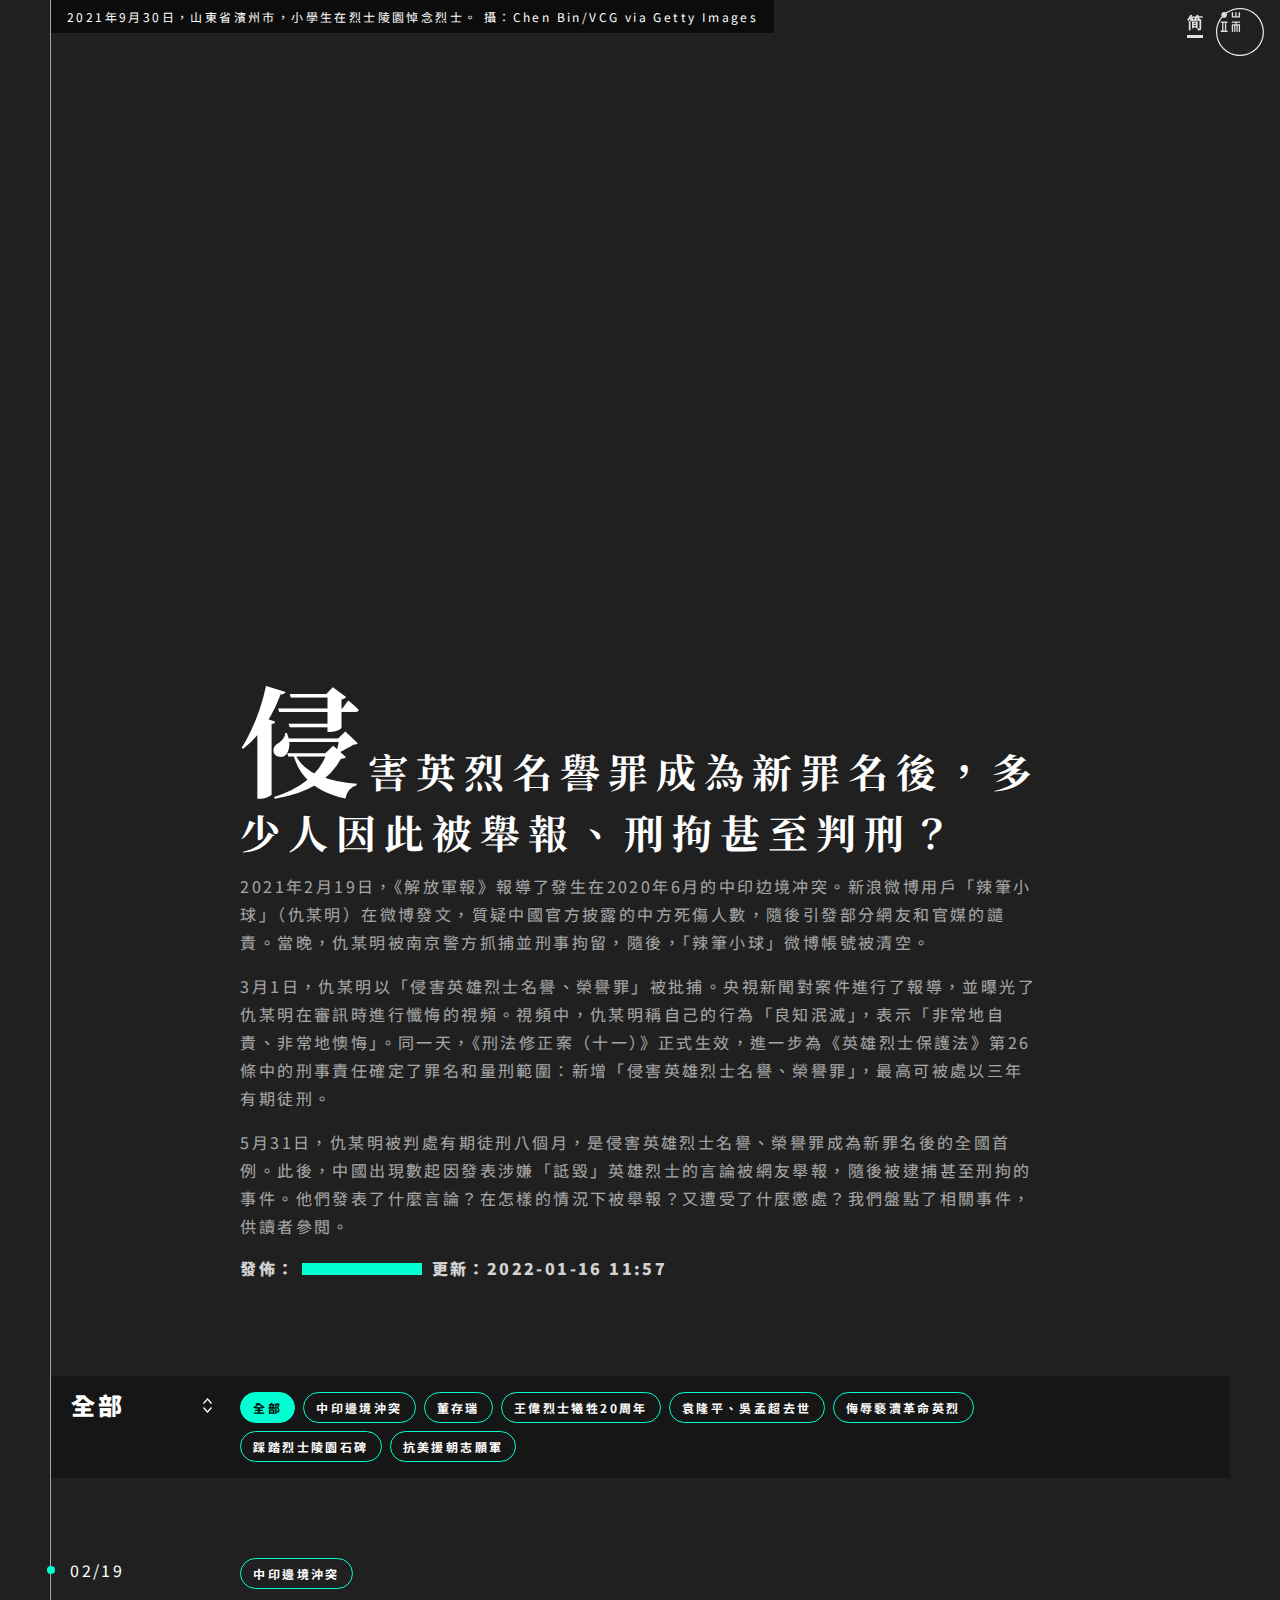
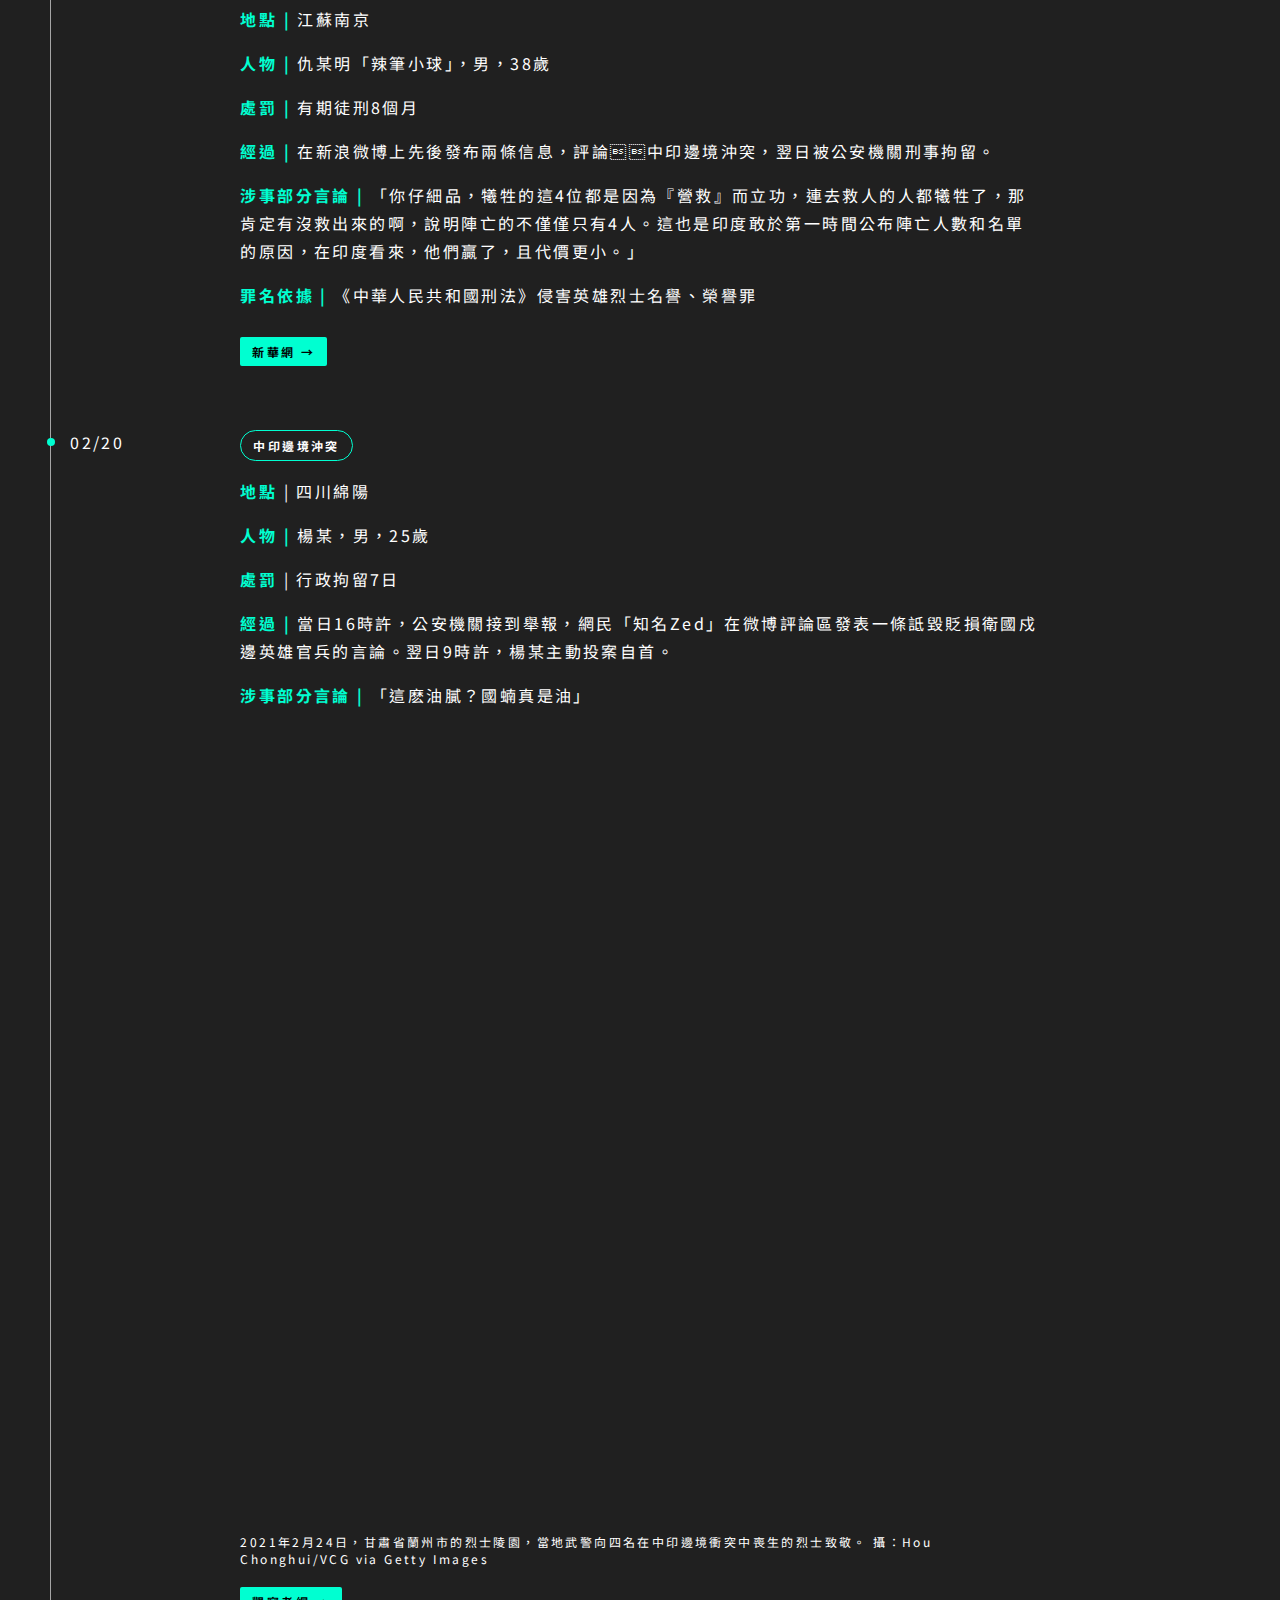
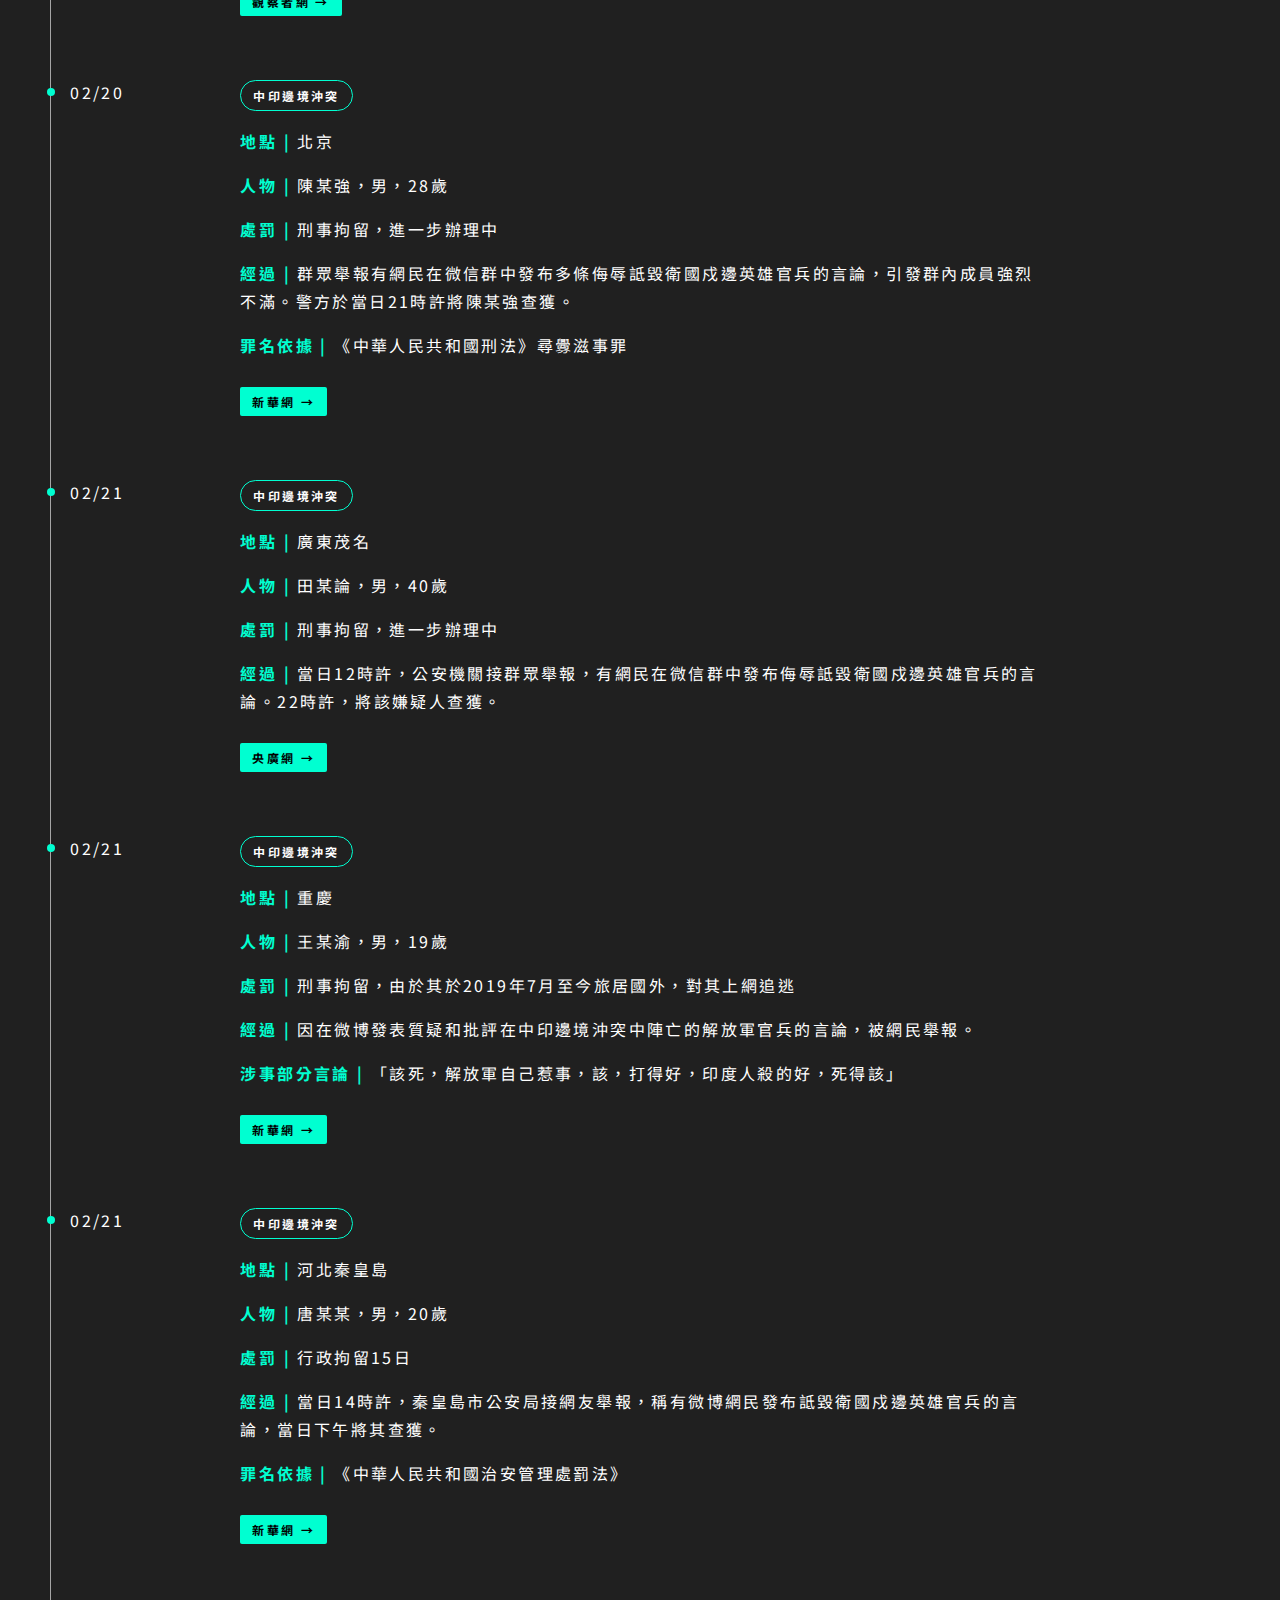
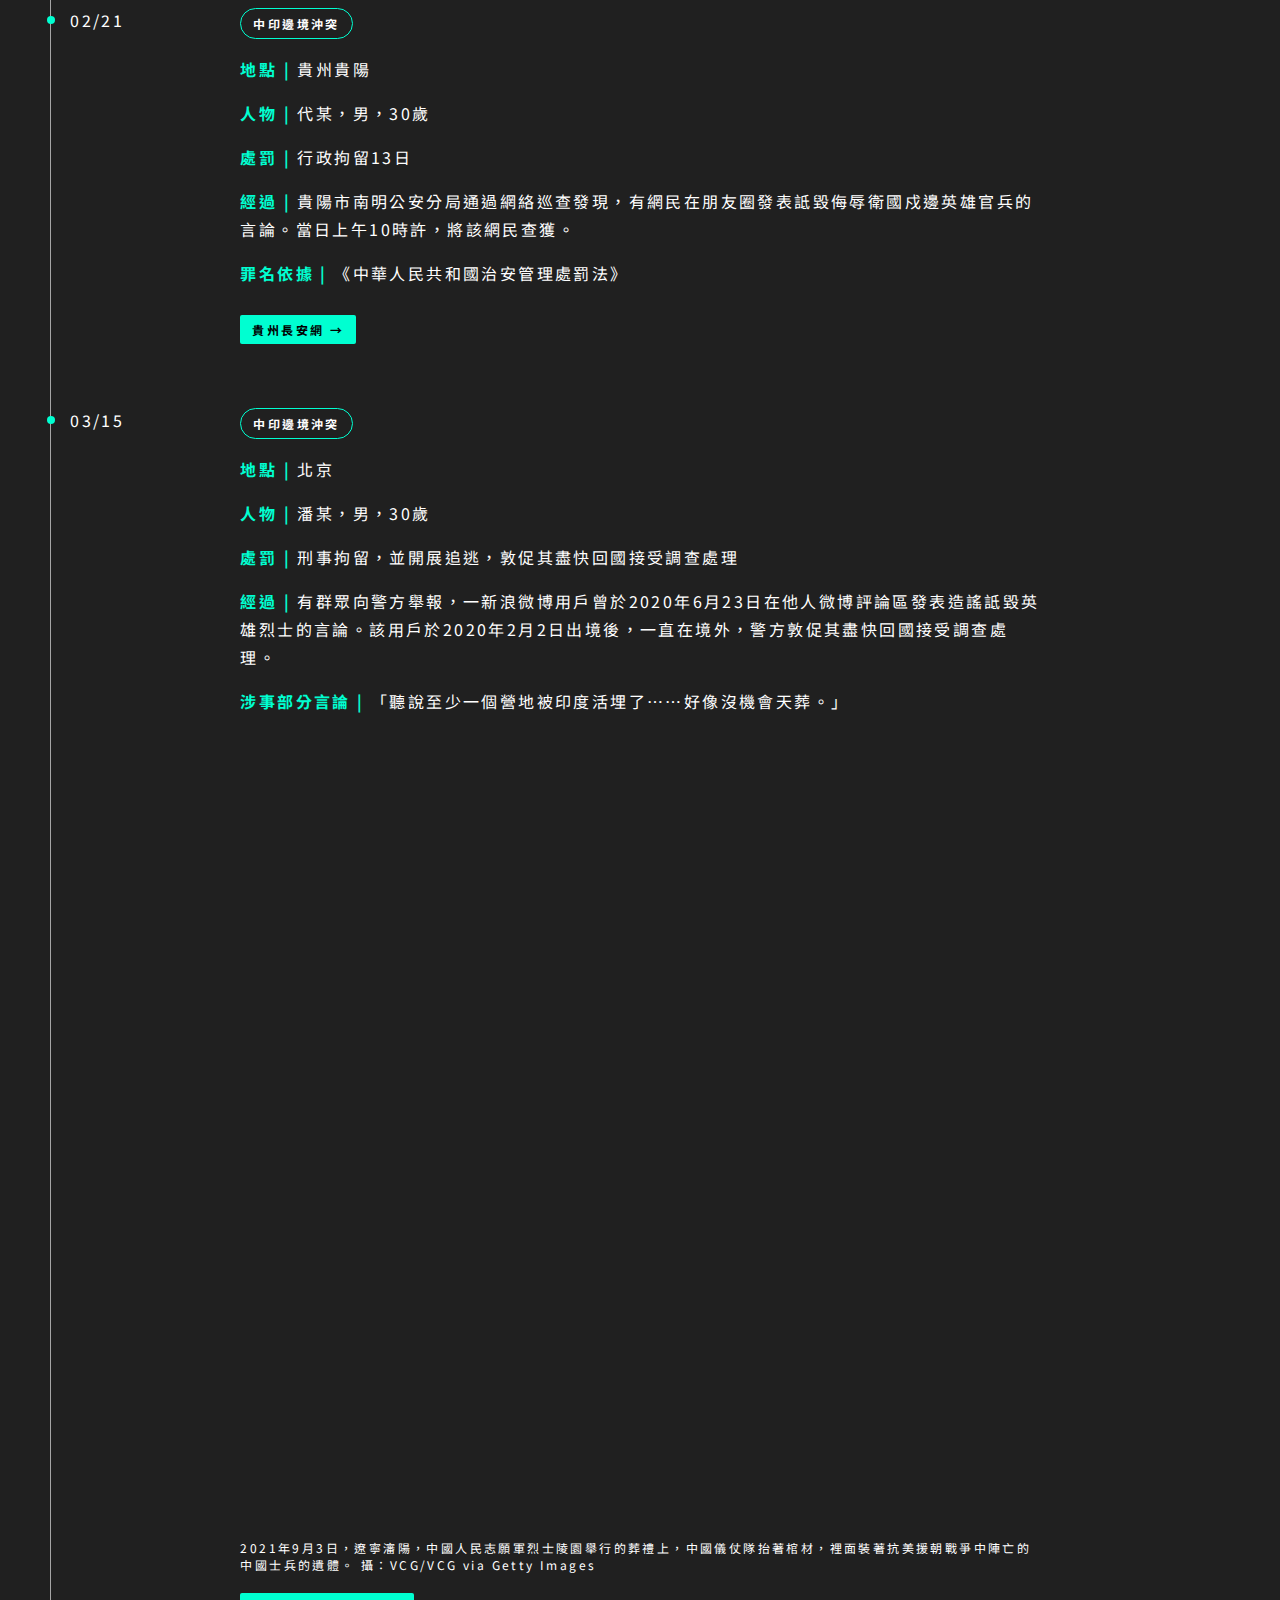
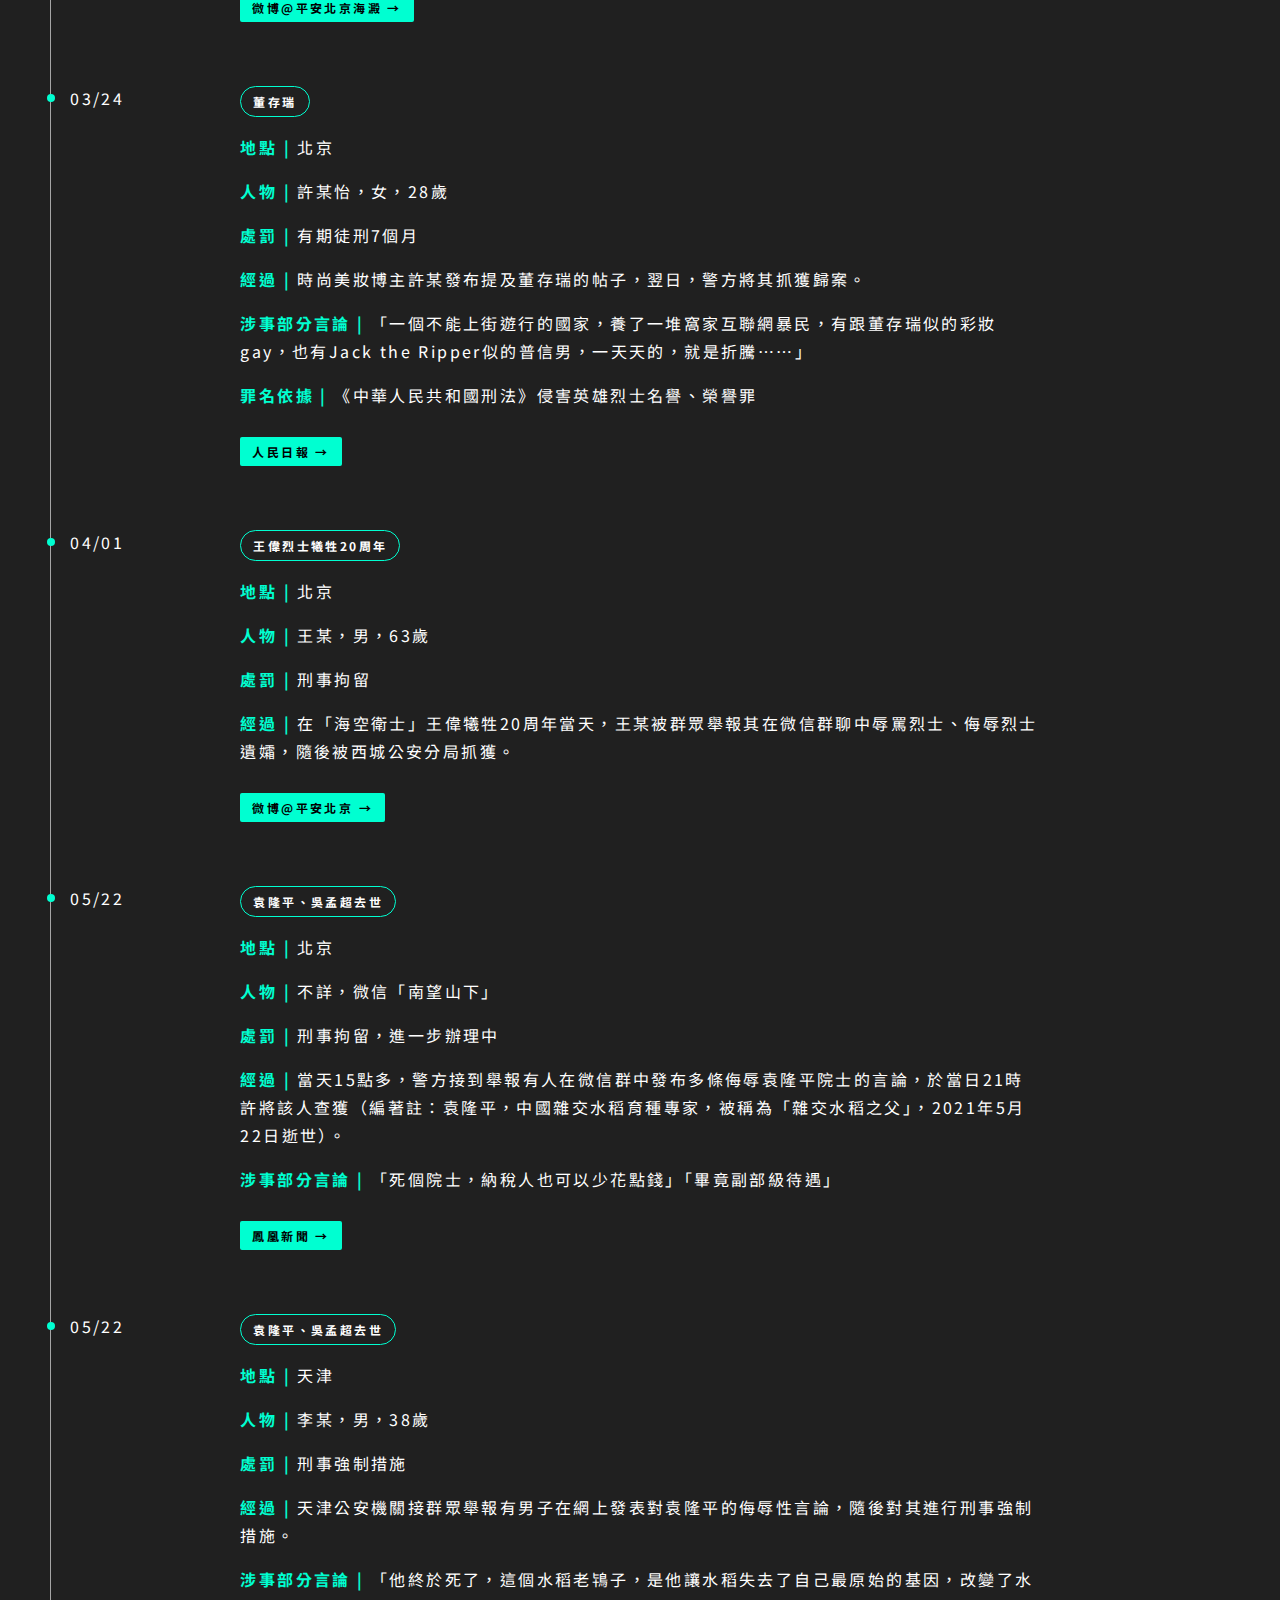
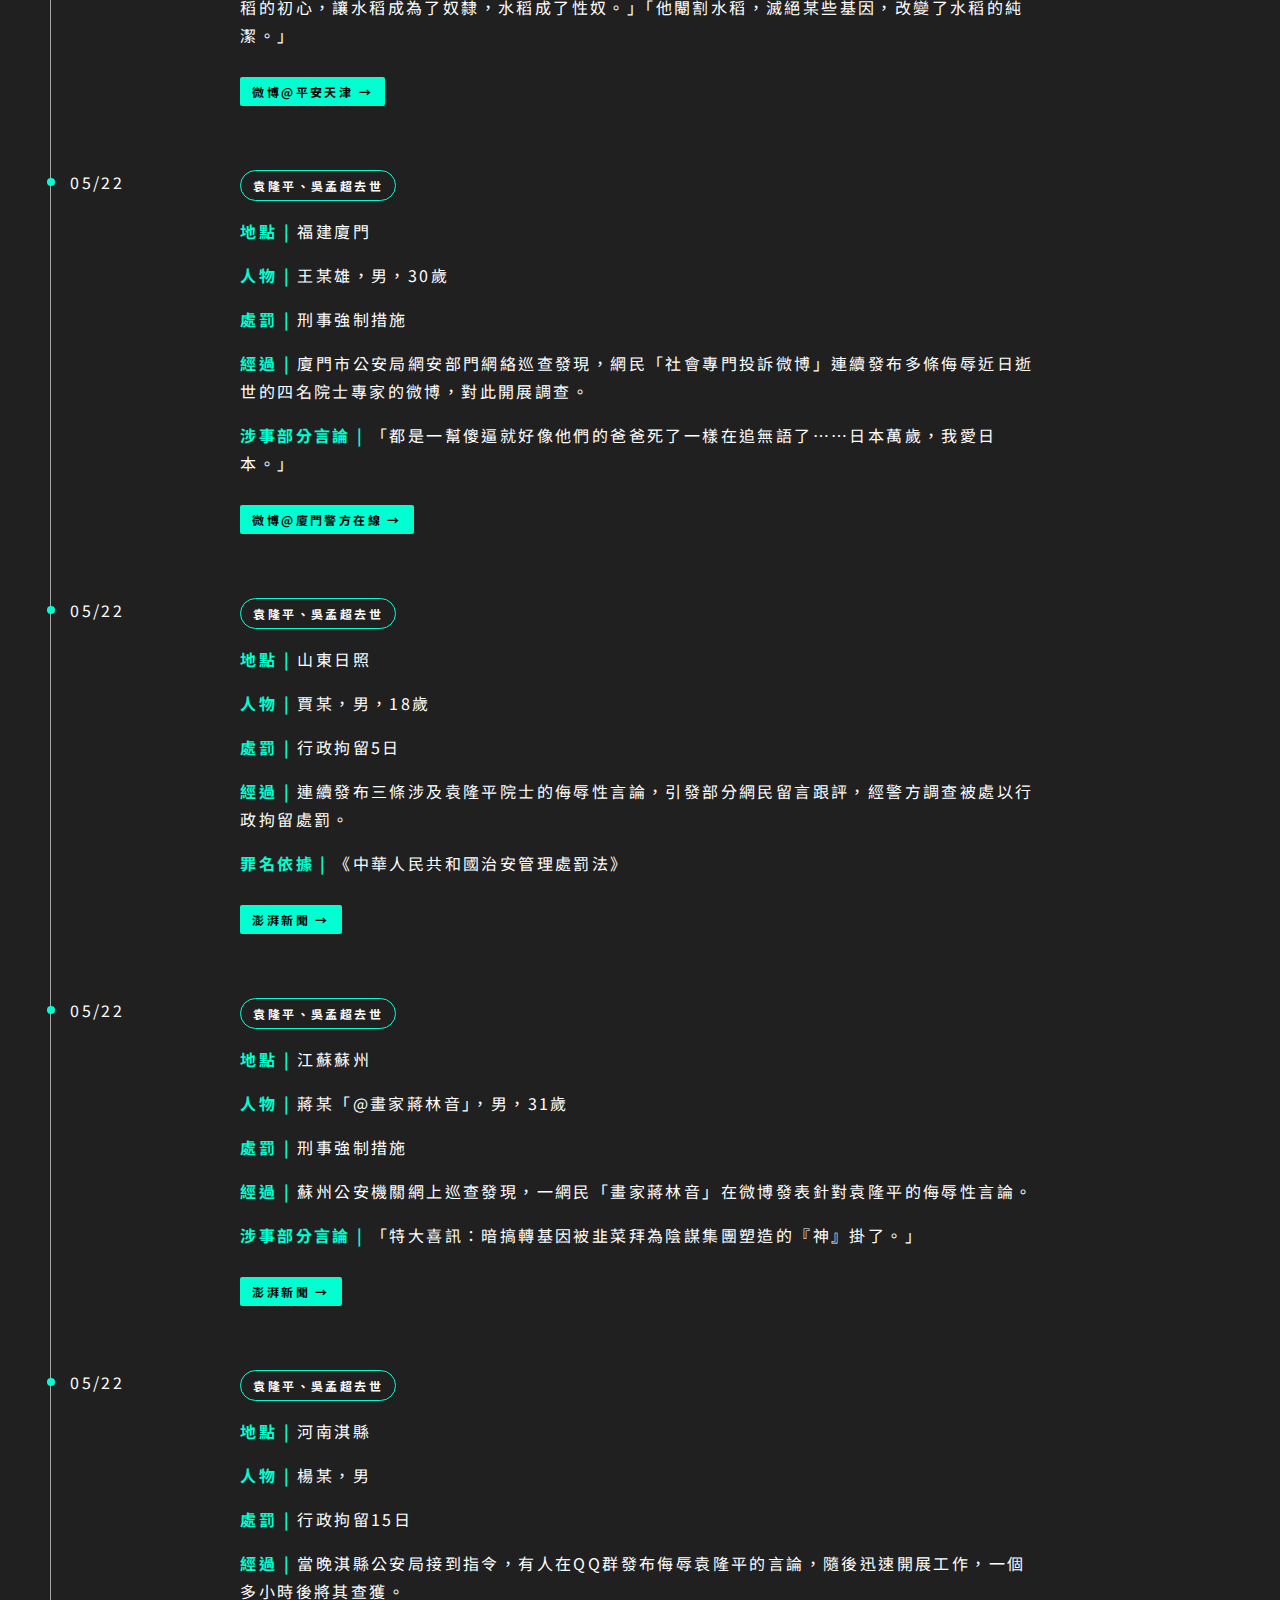
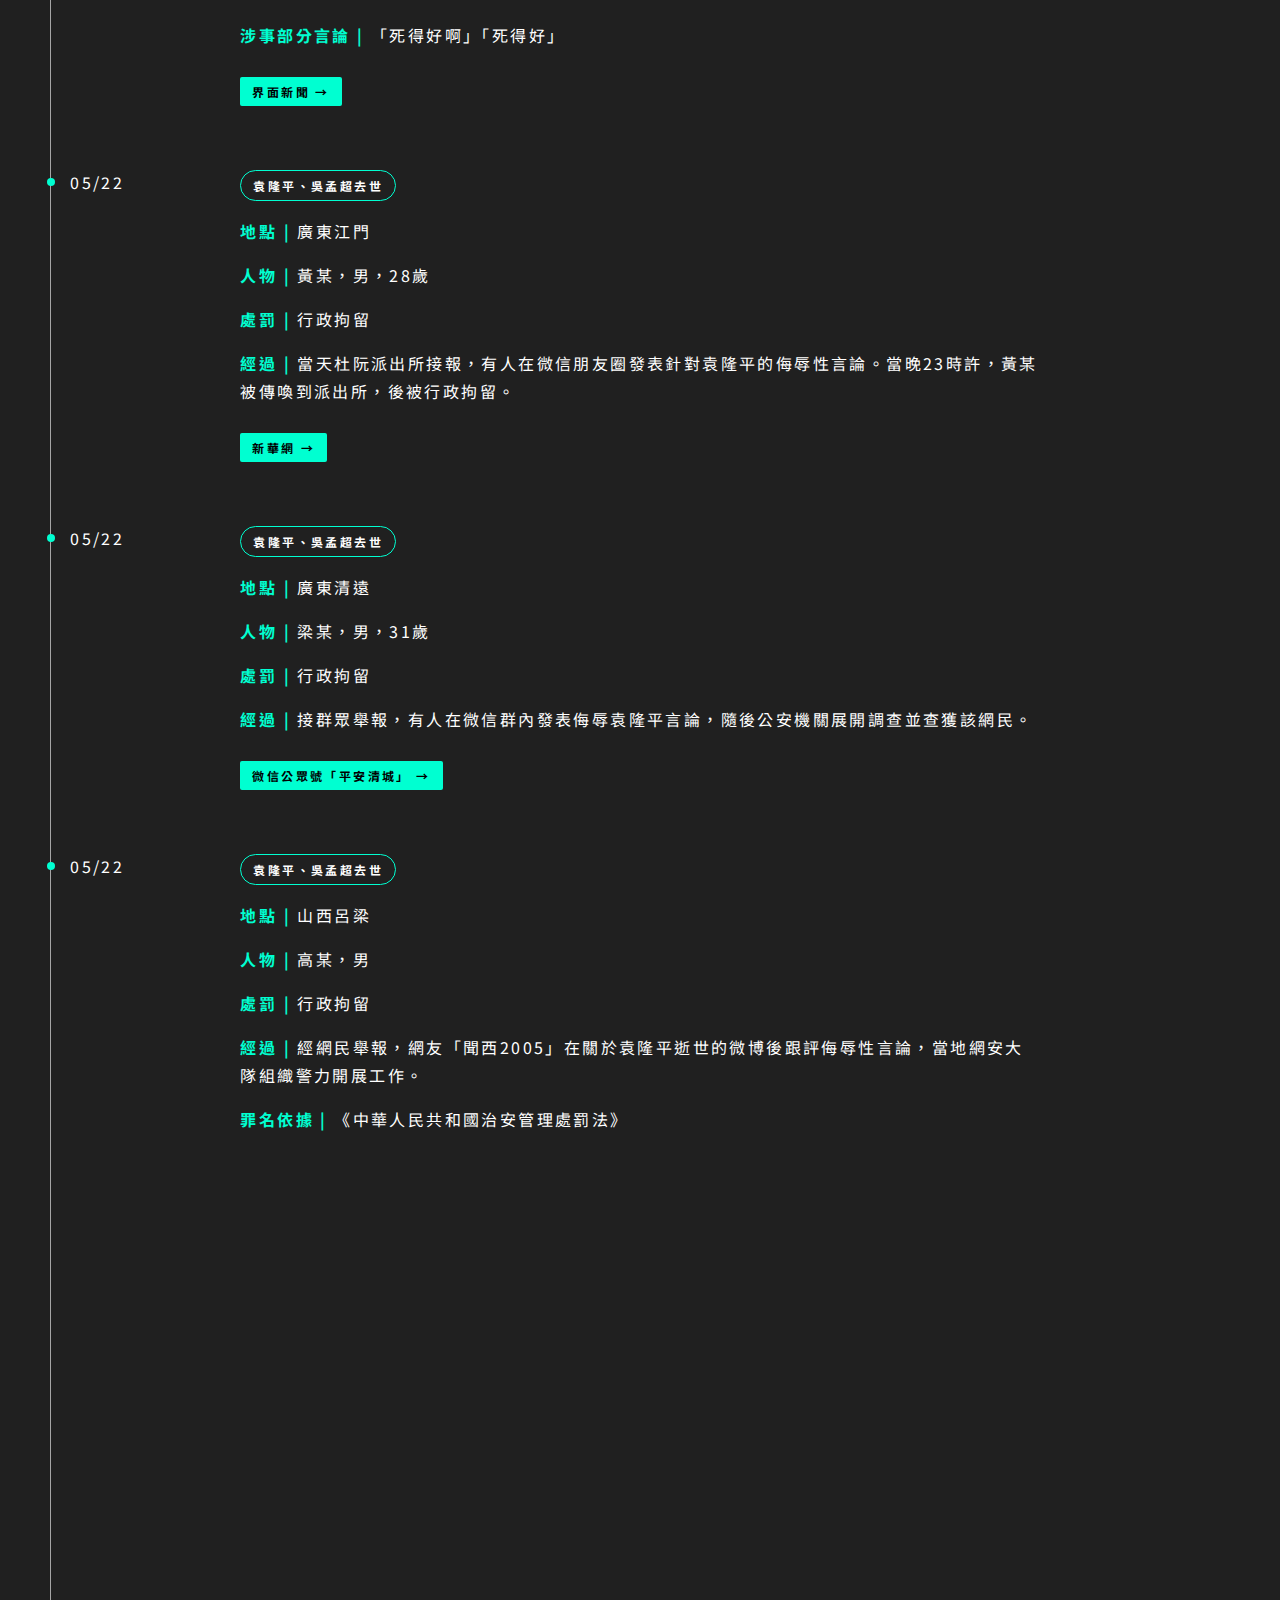
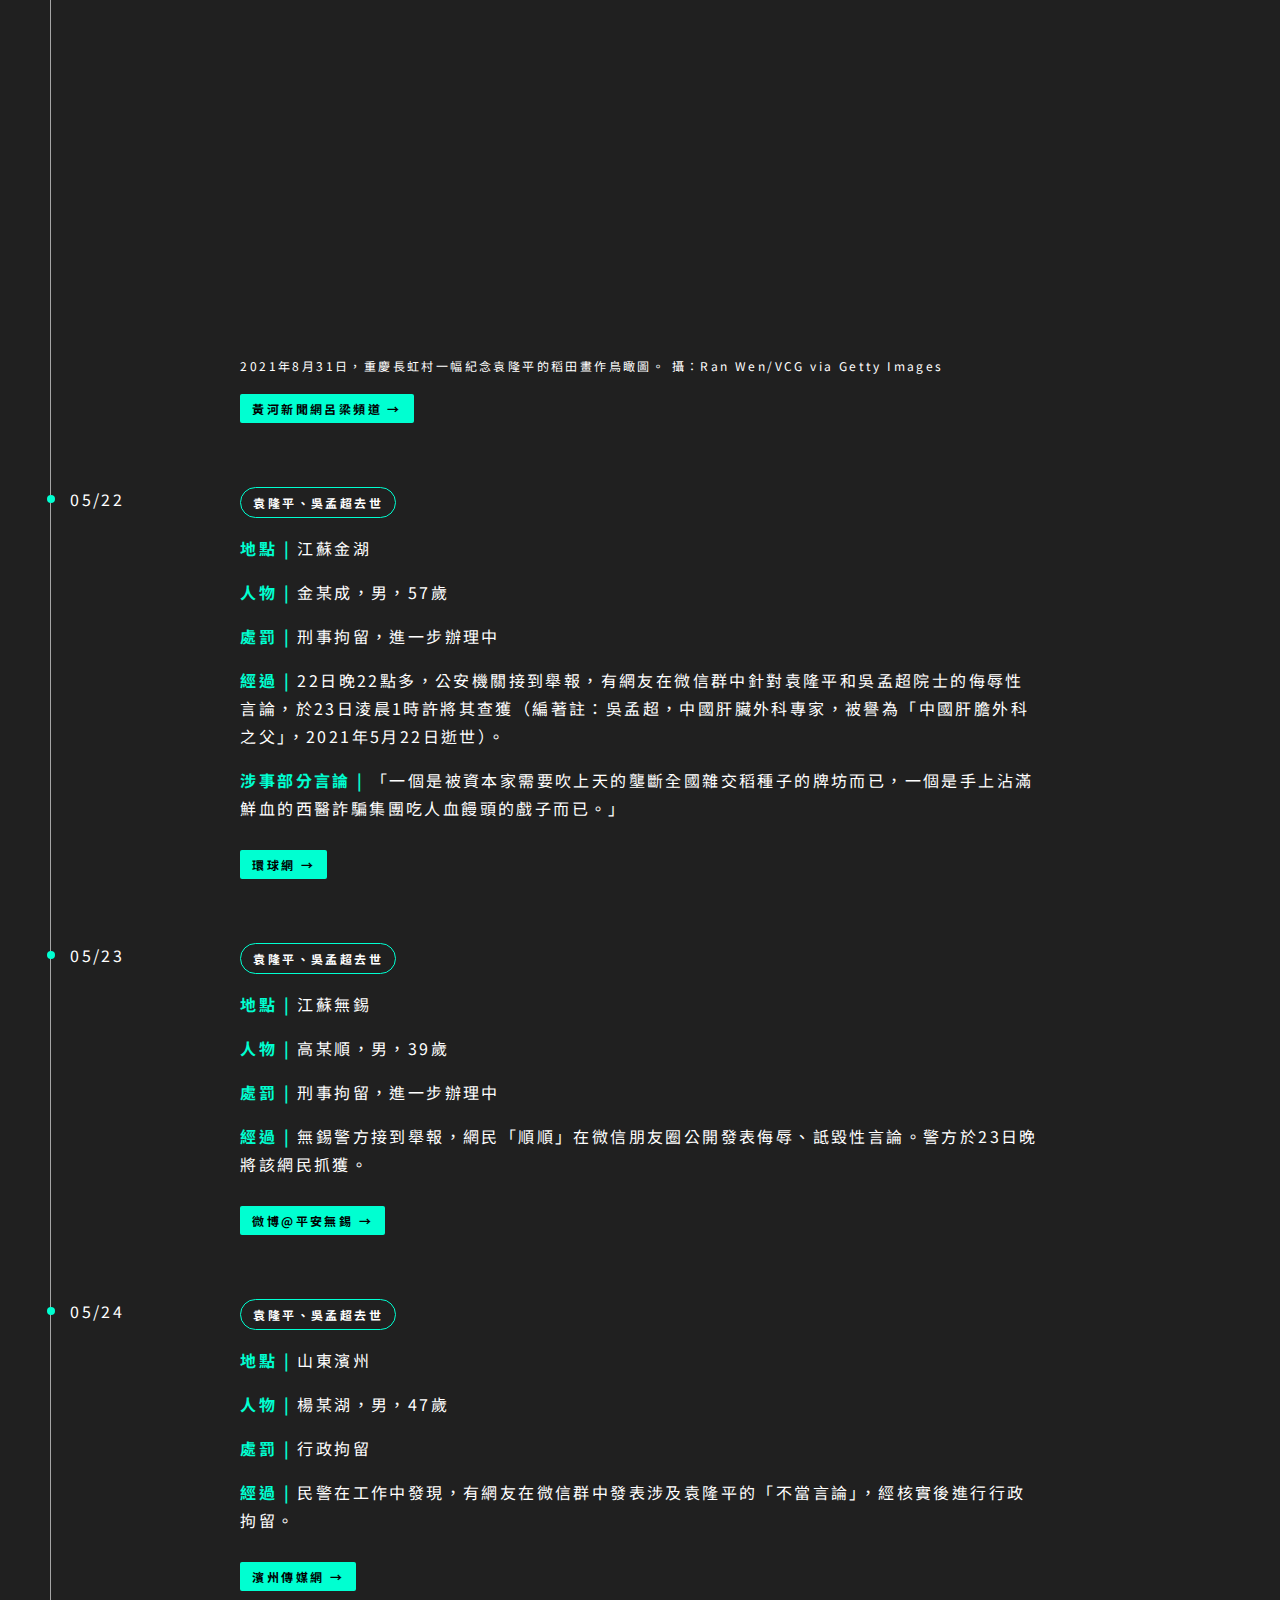
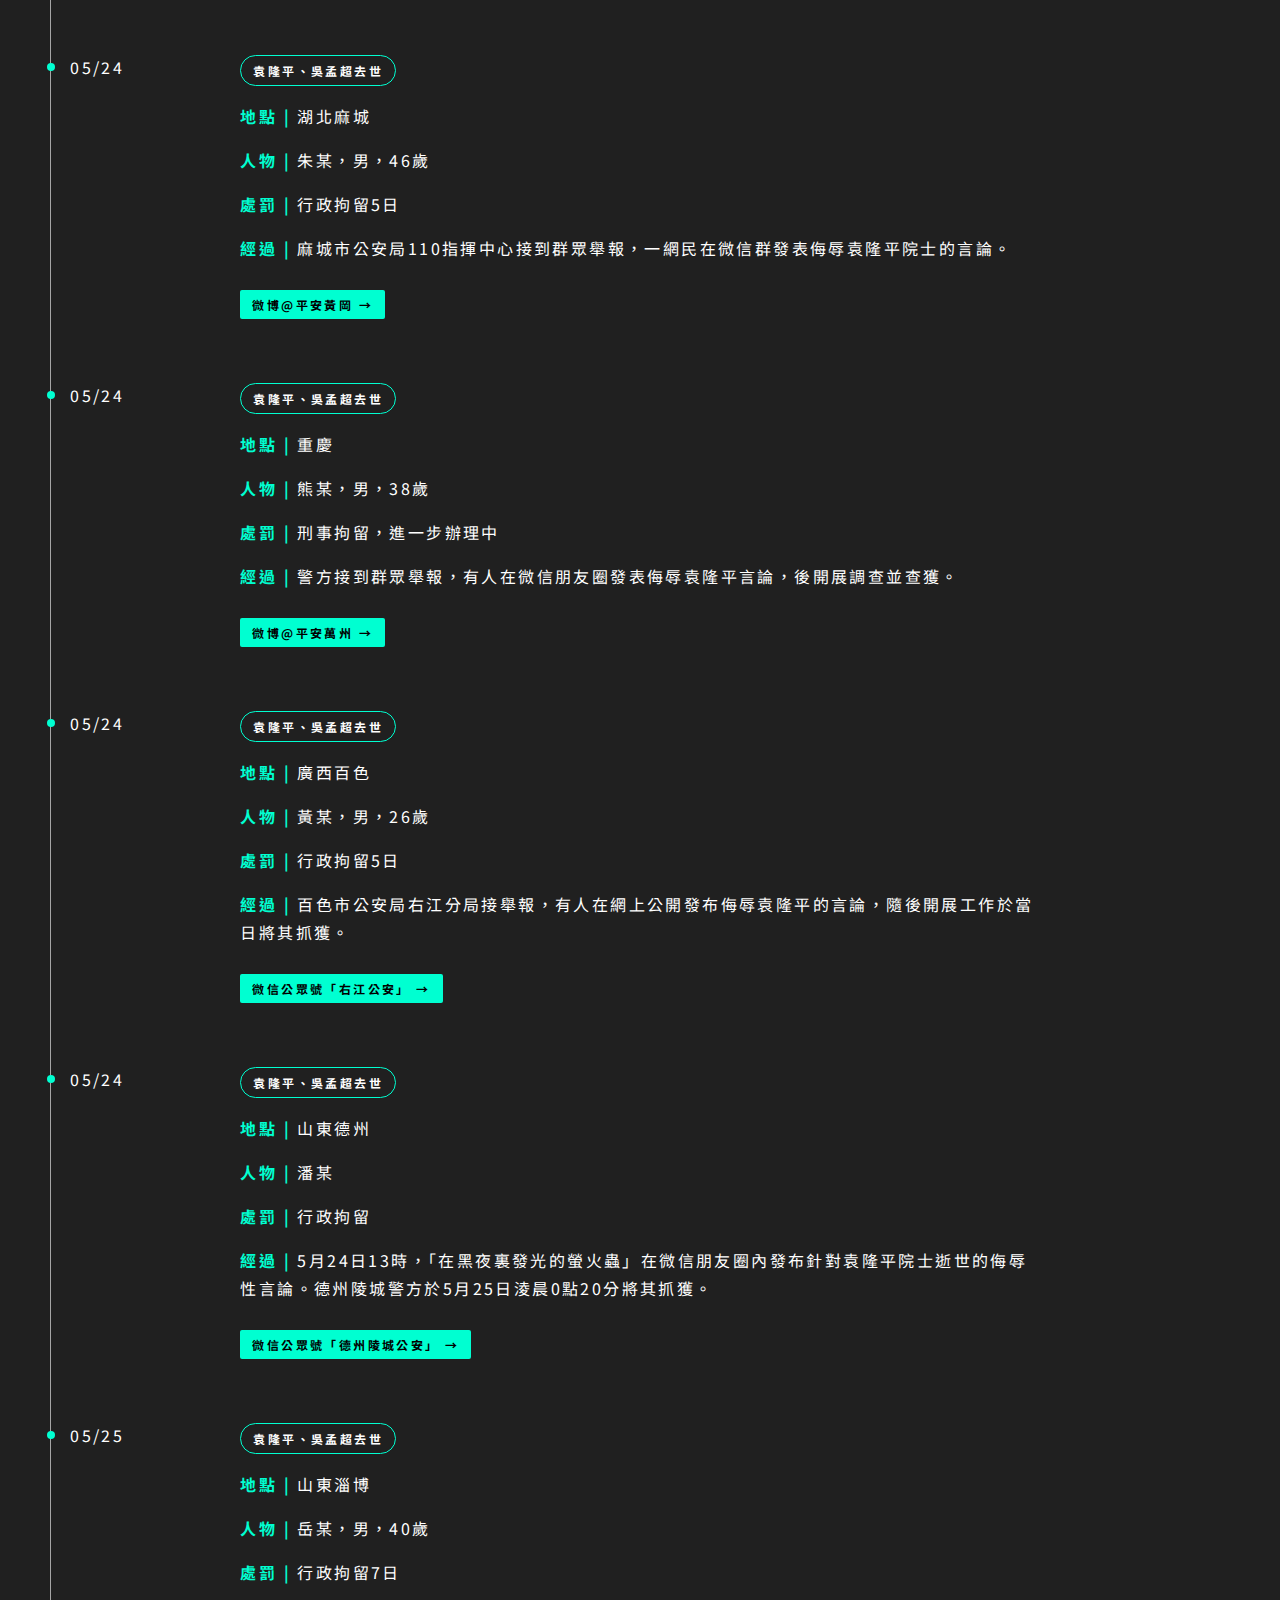
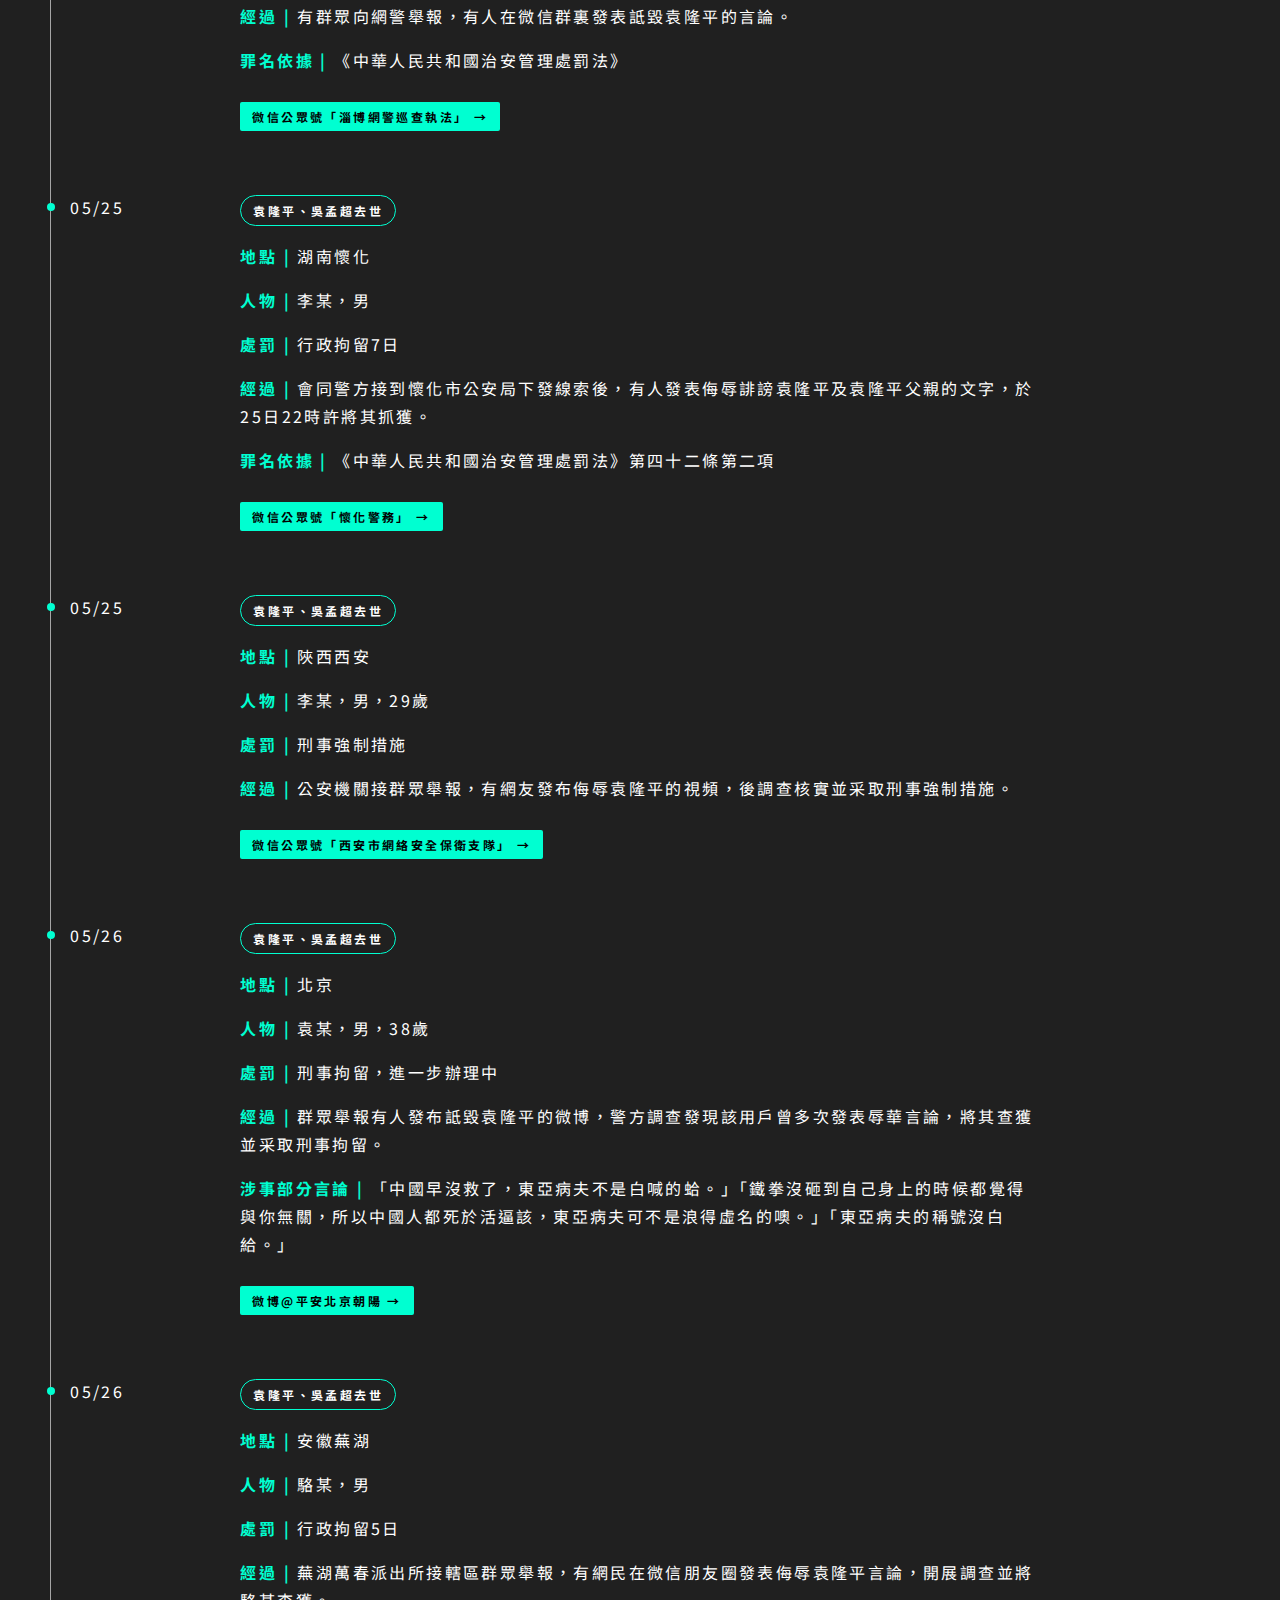
<file: index.html>
<!DOCTYPE html><html><head><meta name="viewport" content="width=device-width"/><meta charSet="utf-8"/><title>侵害英烈名譽罪成為新罪名後，多少人因此被舉報、刑拘甚至判刑？</title><meta name="description" content="[object Object],[object Object],[object Object],[object Object],[object Object]"/><meta name="keywords" content="端傳媒,端,媒體,Initium,media,Initium Media,香港,台灣,中國,傳媒,新聞,香港媒體,網上媒體,網絡媒體,新媒體,香港新聞,台灣新聞,news,Hong Kong News,本地,國際,政治,文化,兩岸,深度新聞,焦點新聞,港聞,熱門新聞,最新"/><meta property="og:title" content="侵害英烈名譽罪成為新罪名後，多少人因此被舉報、刑拘甚至判刑？"/><meta property="og:type" content="website"/><meta property="og:url" content="https://theinitium.com/project/sin"/><meta property="og:image" content="https://cdn.sanity.io/images/7f0tqd7k/production/30b2dde54cdab735135c5ae7cfd78739e70b5047-1920x1280.jpg"/><meta property="og:description" content="5月31日，仇某明被判處有期徒刑八個月，是侵害英雄烈士名譽、榮譽罪成為新罪名後的全國首例。他們發表了什麼言論？在怎樣的情況下被舉報？又遭受了什麼懲處？我們盤點了相關事件，供讀者參閲。"/><meta name="twitter:title" content="侵害英烈名譽罪成為新罪名後，多少人因此被舉報、刑拘甚至判刑？"/><meta name="twitter:creator" content="@initiumnews"/><meta name="twitter:url" content="https://theinitium.com/project/sin"/><meta name="twitter:card" content="summary"/><meta name="twitter:image" content="https://cdn.sanity.io/images/7f0tqd7k/production/30b2dde54cdab735135c5ae7cfd78739e70b5047-1920x1280.jpg"/><meta name="twitter:description" content="5月31日，仇某明被判處有期徒刑八個月，是侵害英雄烈士名譽、榮譽罪成為新罪名後的全國首例。他們發表了什麼言論？在怎樣的情況下被舉報？又遭受了什麼懲處？我們盤點了相關事件，供讀者參閲。"/><link rel="apple-touch-icon" href="./logo192.png"/><link rel="icon" href="/favicon.ico"/><meta name="next-head-count" content="18"/><link rel="preload" href="/_next/static/css/46b338bace41a1c4.css" as="style"/><link rel="stylesheet" href="/_next/static/css/46b338bace41a1c4.css" data-n-g=""/><link rel="preload" href="/_next/static/css/7a094ef353cb030f.css" as="style"/><link rel="stylesheet" href="/_next/static/css/7a094ef353cb030f.css" data-n-p=""/><noscript data-n-css=""></noscript><script defer="" nomodule="" src="/_next/static/chunks/polyfills-5cd94c89d3acac5f.js"></script><script src="/_next/static/chunks/webpack-b927671265afed5e.js" defer=""></script><script src="/_next/static/chunks/framework-91d7f78b5b4003c8.js" defer=""></script><script src="/_next/static/chunks/main-7e73d61bce33e887.js" defer=""></script><script src="/_next/static/chunks/pages/_app-2ddd91405f4f55c0.js" defer=""></script><script src="/_next/static/chunks/acb9e9a1-4dc43f3699cd317d.js" defer=""></script><script src="/_next/static/chunks/231-953dae29d99b42d9.js" defer=""></script><script src="/_next/static/chunks/pages/index-d99dcc31f18c9949.js" defer=""></script><script src="/_next/static/JObZwS6RObLj9W-6xN-i1/_buildManifest.js" defer=""></script><script src="/_next/static/JObZwS6RObLj9W-6xN-i1/_ssgManifest.js" defer=""></script><script src="/_next/static/JObZwS6RObLj9W-6xN-i1/_middlewareManifest.js" defer=""></script></head><body><div id="__next" data-reactroot=""><div class="container" style="background-color:#202020;color:#fff"><div class="Hero_hero__Pg0He"><div class="wrapper"><div class="Hero_hero__bg__Th0S0" style="background-image:url(https://cdn.sanity.io/images/7f0tqd7k/production/30b2dde54cdab735135c5ae7cfd78739e70b5047-1920x1280.jpg?w=1400)"><div class="Hero_hero__footer__eEn55">2021年9月30日，山東省濱州市，小學生在烈士陵園悼念烈士。 攝：Chen Bin/VCG via Getty Images</div></div><div class="Hero_hero__text__wrapper__1duaB"><div class="Hero_hero__text__oKFak"><h2 class="h2 Hero_hero__title__dJC0o margin-top-xl margin-bottom-sm">侵害英烈名譽罪成為新罪名後，多少人因此被舉報、刑拘甚至判刑？</h2><div class="Hero_hero__desc__l6qzy"><div><p>2021年2月19日，《解放軍報》報導了發生在2020年6月的中印边境冲突。新浪微博用戶「辣筆小球」（仇某明）在微博發文，質疑中國官方披露的中方死傷人數，隨後引發部分網友和官媒的譴責。當晚，仇某明被南京警方抓捕並刑事拘留，隨後，「辣筆小球」微博帳號被清空。</p><p></p><p>3月1日，仇某明以「侵害英雄烈士名譽、榮譽罪」被批捕。央視新聞對案件進行了報導，並曝光了仇某明在審訊時進行懺悔的視頻。視頻中，仇某明稱自己的行為「良知泯滅」，表示「非常地自責、非常地懊悔」。同一天，《刑法修正案（十一）》正式生效，進一步為《英雄烈士保護法》第26條中的刑事責任確定了罪名和量刑範圍：新增「侵害英雄烈士名譽、榮譽罪」，最高可被處以三年有期徒刑。</p><p></p><p>5月31日，仇某明被判處有期徒刑八個月，是侵害英雄烈士名譽、榮譽罪成為新罪名後的全國首例。此後，中國出現數起因發表涉嫌「詆毀」英雄烈士的言論被網友舉報，隨後被逮捕甚至刑拘的事件。他們發表了什麼言論？在怎樣的情況下被舉報？又遭受了什麼懲處？我們盤點了相關事件，供讀者參閲。</p></div></div><div class="Hero_hero__datewrapper__FgjWs"><div class="Hero_hero__date__Rx_HQ">發佈：<!-- --> </div><span style="background-color:#00ffd1"></span><div class="Hero_hero__date__Rx_HQ">更新：<!-- -->2022-01-16 19:57</div></div></div></div></div></div><div class="Timeline_timeline__pPS1b"><div class="Timeline_timeline__filter__VDzqu"><div class="Timeline_timeline__filterwrapper__D9MAP"><div class="Timeline_timeline__yearfilter__xw3ge"><div class="dd__wrapper"><div class="dd__selectControl"><div class="dd__selected"><div class="dd__selectedItem"><div>全部</div></div></div><svg class="dd__expandIcon" viewBox="0 0 9 15" width="9px" height="15px"><path d="M315,1318.04l-4.5,4.96-4.5-4.96,0.944-1.04,3.557,3.92,3.553-3.92,0.944,1.04m-9-5.08,4.5-4.96,4.5,4.96-0.944,1.04-3.557-3.92-3.553,3.92L306,1312.96" transform="translate(-306 -1308)"></path></svg></div></div></div><div class="Timeline_timeline__tagfilter__PyzDg"><div class="Timeline_timeline__tagwrapper__mVt02"><div class="Timeline_timeline__tagmax__PpkzL"><span class="Timeline_timeline__tag__PuEEq Timeline_active__uHKVk" style="border-color:#00ffd1;background-color:#00ffd1">全部</span><span class="Timeline_timeline__tag__PuEEq " style="border-color:#00ffd1;background-color:#00ffd1">中印邊境沖突</span><span class="Timeline_timeline__tag__PuEEq " style="border-color:#00ffd1;background-color:#00ffd1">董存瑞</span><span class="Timeline_timeline__tag__PuEEq " style="border-color:#00ffd1;background-color:#00ffd1">王偉烈士犧牲20周年</span><span class="Timeline_timeline__tag__PuEEq " style="border-color:#00ffd1;background-color:#00ffd1">袁隆平、吳孟超去世</span><span class="Timeline_timeline__tag__PuEEq " style="border-color:#00ffd1;background-color:#00ffd1">侮辱褻瀆革命英烈</span><span class="Timeline_timeline__tag__PuEEq " style="border-color:#00ffd1;background-color:#00ffd1">踩踏烈士陵園石碑</span><span class="Timeline_timeline__tag__PuEEq " style="border-color:#00ffd1;background-color:#00ffd1">抗美援朝志願軍</span></div></div></div></div></div><div class="wrapper Timeline_timeline__wrapper__MNReB"><div class="Timeline_item__qz2r7 " id="item0" style="display:flex"><div class="Timeline_item__bullet__KeaWi"><span style="background-color:#00ffd1"></span>02/19</div><div class="Timeline_item__content__wrapper__g3O7Q"><div class="Timeline_item__content__wYJSd"><div class="Timeline_item__tag__fYSVG"><span class="Timeline_timeline__tag__PuEEq " style="border-color:#00ffd1;background-color:#00ffd1">中印邊境沖突</span></div><div class="Timeline_item__desc__8f_7E"><div><p><strong style="color:#00ffd1">地點 | </strong>江蘇南京</p><p><strong style="color:#00ffd1">人物 | </strong>仇某明「辣筆小球」，男，38歲</p><p><strong style="color:#00ffd1">處罰 | </strong>有期徒刑8個月</p><p><strong style="color:#00ffd1">經過 | </strong>在新浪微博上先後發布兩條信息，評論中印邊境沖突，翌日被公安機關刑事拘留。</p><p><strong style="color:#00ffd1">涉事部分言論 | </strong>「你仔細品，犧牲的這4位都是因為『營救』而立功，連去救人的人都犧牲了，那肯定有沒救出來的啊，說明陣亡的不僅僅只有4人。這也是印度敢於第一時間公布陣亡人數和名單的原因，在印度看來，他們贏了，且代價更小。」</p><p><strong style="color:#00ffd1">罪名依據 | </strong>《中華人民共和國刑法》侵害英雄烈士名譽、榮譽罪</p></div></div><a class="Timeline_item__link__t6aAO" style="background-color:#00ffd1;color:#000" href="http://www.xinhuanet.com/legal/2021-03/01/c_1127151889.htm" target="_blank" rel="noreferrer">新華網<!-- --> →</a></div></div></div><div class="Timeline_item__qz2r7 " id="item1" style="display:flex"><div class="Timeline_item__bullet__KeaWi"><span style="background-color:#00ffd1"></span>02/20</div><div class="Timeline_item__content__wrapper__g3O7Q"><div class="Timeline_item__content__wYJSd"><div class="Timeline_item__tag__fYSVG"><span class="Timeline_timeline__tag__PuEEq " style="border-color:#00ffd1;background-color:#00ffd1">中印邊境沖突</span></div><div class="Timeline_item__desc__8f_7E"><div><p><strong style="color:#00ffd1">地點 </strong>| 四川綿陽</p><p><strong style="color:#00ffd1">人物 | </strong>楊某，男，25歲</p><p><strong style="color:#00ffd1">處罰 </strong>| 行政拘留7日</p><p><strong style="color:#00ffd1">經過 | </strong>當日16時許，公安機關接到舉報，網民「知名Zed」在微博評論區發表一條詆毀貶損衛國戍邊英雄官兵的言論。翌日9時許，楊某主動投案自首。</p><p><strong style="color:#00ffd1">涉事部分言論 | </strong>「這麽油膩？國蝻真是油」</p></div></div><div class="Timeline_item__image__wrapper__dQcfV"><span style="box-sizing:border-box;display:block;overflow:hidden;width:initial;height:initial;background:none;opacity:1;border:0;margin:0;padding:0;position:absolute;top:0;left:0;bottom:0;right:0"><img alt="profile" src="[data-uri]" decoding="async" data-nimg="fill" class="Timeline_item__image__iBZ3_" style="position:absolute;top:0;left:0;bottom:0;right:0;box-sizing:border-box;padding:0;border:none;margin:auto;display:block;width:0;height:0;min-width:100%;max-width:100%;min-height:100%;max-height:100%"/><noscript><img alt="profile" sizes="100vw" srcSet="https://cdn.sanity.io/images/7f0tqd7k/production/bd403006ee9462403f9385336f5cf69faedf16ed-1920x1280.jpg?w=1400&amp;auto=format&amp;fit=max 640w, https://cdn.sanity.io/images/7f0tqd7k/production/bd403006ee9462403f9385336f5cf69faedf16ed-1920x1280.jpg?w=1400&amp;auto=format&amp;fit=max 750w, https://cdn.sanity.io/images/7f0tqd7k/production/bd403006ee9462403f9385336f5cf69faedf16ed-1920x1280.jpg?w=1400&amp;auto=format&amp;fit=max 828w, https://cdn.sanity.io/images/7f0tqd7k/production/bd403006ee9462403f9385336f5cf69faedf16ed-1920x1280.jpg?w=1400&amp;auto=format&amp;fit=max 1080w, https://cdn.sanity.io/images/7f0tqd7k/production/bd403006ee9462403f9385336f5cf69faedf16ed-1920x1280.jpg?w=1400&amp;auto=format&amp;fit=max 1200w, https://cdn.sanity.io/images/7f0tqd7k/production/bd403006ee9462403f9385336f5cf69faedf16ed-1920x1280.jpg?w=1400&amp;auto=format&amp;fit=max 1920w, https://cdn.sanity.io/images/7f0tqd7k/production/bd403006ee9462403f9385336f5cf69faedf16ed-1920x1280.jpg?w=1400&amp;auto=format&amp;fit=max 2048w, https://cdn.sanity.io/images/7f0tqd7k/production/bd403006ee9462403f9385336f5cf69faedf16ed-1920x1280.jpg?w=1400&amp;auto=format&amp;fit=max 3840w" src="https://cdn.sanity.io/images/7f0tqd7k/production/bd403006ee9462403f9385336f5cf69faedf16ed-1920x1280.jpg?w=1400&amp;auto=format&amp;fit=max" decoding="async" data-nimg="fill" style="position:absolute;top:0;left:0;bottom:0;right:0;box-sizing:border-box;padding:0;border:none;margin:auto;display:block;width:0;height:0;min-width:100%;max-width:100%;min-height:100%;max-height:100%" class="Timeline_item__image__iBZ3_" loading="lazy"/></noscript></span><div class="Timeline_item__caption__tFZUK">2021年2月24日，甘肅省蘭州市的烈士陵園，當地武警向四名在中印邊境衝突中喪生的烈士致敬。 攝：Hou Chonghui/VCG via Getty Images</div></div><a class="Timeline_item__link__t6aAO" style="background-color:#00ffd1;color:#000" href="https://m.guancha.cn/politics/2021_02_21_581821.shtml" target="_blank" rel="noreferrer">觀察者網<!-- --> →</a></div></div></div><div class="Timeline_item__qz2r7 " id="item2" style="display:flex"><div class="Timeline_item__bullet__KeaWi"><span style="background-color:#00ffd1"></span>02/20</div><div class="Timeline_item__content__wrapper__g3O7Q"><div class="Timeline_item__content__wYJSd"><div class="Timeline_item__tag__fYSVG"><span class="Timeline_timeline__tag__PuEEq " style="border-color:#00ffd1;background-color:#00ffd1">中印邊境沖突</span></div><div class="Timeline_item__desc__8f_7E"><div><p><strong style="color:#00ffd1">地點 | </strong>北京</p><p><strong style="color:#00ffd1">人物 | </strong>陳某強，男，28歲</p><p><strong style="color:#00ffd1">處罰 | </strong>刑事拘留，進一步辦理中</p><p><strong style="color:#00ffd1">經過 | </strong>群眾舉報有網民在微信群中發布多條侮辱詆毀衛國戍邊英雄官兵的言論，引發群內成員強烈不滿。警方於當日21時許將陳某強查獲。</p><p><strong style="color:#00ffd1">罪名依據 | </strong>《中華人民共和國刑法》尋釁滋事罪</p></div></div><a class="Timeline_item__link__t6aAO" style="background-color:#00ffd1;color:#000" href="http://www.xinhuanet.com/2021-02/21/c_1127121164.htm" target="_blank" rel="noreferrer">新華網<!-- --> →</a></div></div></div><div class="Timeline_item__qz2r7 " id="item3" style="display:flex"><div class="Timeline_item__bullet__KeaWi"><span style="background-color:#00ffd1"></span>02/21</div><div class="Timeline_item__content__wrapper__g3O7Q"><div class="Timeline_item__content__wYJSd"><div class="Timeline_item__tag__fYSVG"><span class="Timeline_timeline__tag__PuEEq " style="border-color:#00ffd1;background-color:#00ffd1">中印邊境沖突</span></div><div class="Timeline_item__desc__8f_7E"><div><p><strong style="color:#00ffd1">地點 | </strong>廣東茂名</p><p><strong style="color:#00ffd1">人物 | </strong>田某論，男，40歲</p><p><strong style="color:#00ffd1">處罰 | </strong>刑事拘留，進一步辦理中</p><p><strong style="color:#00ffd1">經過 | </strong>當日12時許，公安機關接群眾舉報，有網民在微信群中發布侮辱詆毀衛國戍邊英雄官兵的言論。22時許，將該嫌疑人查獲。</p></div></div><a class="Timeline_item__link__t6aAO" style="background-color:#00ffd1;color:#000" href="http://news.cnr.cn/native/city/20210222/t20210222_525418618.shtml" target="_blank" rel="noreferrer">央廣網<!-- --> →</a></div></div></div><div class="Timeline_item__qz2r7 " id="item4" style="display:flex"><div class="Timeline_item__bullet__KeaWi"><span style="background-color:#00ffd1"></span>02/21</div><div class="Timeline_item__content__wrapper__g3O7Q"><div class="Timeline_item__content__wYJSd"><div class="Timeline_item__tag__fYSVG"><span class="Timeline_timeline__tag__PuEEq " style="border-color:#00ffd1;background-color:#00ffd1">中印邊境沖突</span></div><div class="Timeline_item__desc__8f_7E"><div><p><strong style="color:#00ffd1">地點 | </strong>重慶</p><p><strong style="color:#00ffd1">人物 | </strong>王某渝，男，19歲</p><p><strong style="color:#00ffd1">處罰 | </strong>刑事拘留，由於其於2019年7月至今旅居國外，對其上網追逃</p><p><strong style="color:#00ffd1">經過 | </strong>因在微博發表質疑和批評在中印邊境沖突中陣亡的解放軍官兵的言論，被網民舉報。</p><p><strong style="color:#00ffd1">涉事部分言論 | </strong>「該死，解放軍自己惹事，該，打得好，印度人殺的好，死得該」</p></div></div><a class="Timeline_item__link__t6aAO" style="background-color:#00ffd1;color:#000" href="http://www.xinhuanet.com/legal/2021-02/23/c_1127127892.htm" target="_blank" rel="noreferrer">新華網<!-- --> →</a></div></div></div><div class="Timeline_item__qz2r7 " id="item5" style="display:flex"><div class="Timeline_item__bullet__KeaWi"><span style="background-color:#00ffd1"></span>02/21</div><div class="Timeline_item__content__wrapper__g3O7Q"><div class="Timeline_item__content__wYJSd"><div class="Timeline_item__tag__fYSVG"><span class="Timeline_timeline__tag__PuEEq " style="border-color:#00ffd1;background-color:#00ffd1">中印邊境沖突</span></div><div class="Timeline_item__desc__8f_7E"><div><p><strong style="color:#00ffd1">地點 | </strong>河北秦皇島</p><p><strong style="color:#00ffd1">人物 | </strong>唐某某，男，20歲</p><p><strong style="color:#00ffd1">處罰 | </strong>行政拘留15日</p><p><strong style="color:#00ffd1">經過 | </strong>當日14時許，秦皇島市公安局接網友舉報，稱有微博網民發布詆毀衛國戍邊英雄官兵的言論，當日下午將其查獲。</p><p><strong style="color:#00ffd1">罪名依據 | </strong>《中華人民共和國治安管理處罰法》</p></div></div><a class="Timeline_item__link__t6aAO" style="background-color:#00ffd1;color:#000" href="http://www.xinhuanet.com/legal/2021-02/23/c_1127127892.htm" target="_blank" rel="noreferrer">新華網<!-- --> →</a></div></div></div><div class="Timeline_item__qz2r7 " id="item6" style="display:flex"><div class="Timeline_item__bullet__KeaWi"><span style="background-color:#00ffd1"></span>02/21</div><div class="Timeline_item__content__wrapper__g3O7Q"><div class="Timeline_item__content__wYJSd"><div class="Timeline_item__tag__fYSVG"><span class="Timeline_timeline__tag__PuEEq " style="border-color:#00ffd1;background-color:#00ffd1">中印邊境沖突</span></div><div class="Timeline_item__desc__8f_7E"><div><p><strong style="color:#00ffd1">地點 | </strong>貴州貴陽</p><p><strong style="color:#00ffd1">人物 | </strong>代某，男，30歲</p><p><strong style="color:#00ffd1">處罰 | </strong>行政拘留13日</p><p><strong style="color:#00ffd1">經過 | </strong>貴陽市南明公安分局通過網絡巡查發現，有網民在朋友圈發表詆毀侮辱衛國戍邊英雄官兵的言論。當日上午10時許，將該網民查獲。</p><p><strong style="color:#00ffd1">罪名依據 | </strong>《中華人民共和國治安管理處罰法》</p></div></div><a class="Timeline_item__link__t6aAO" style="background-color:#00ffd1;color:#000" href="http://www.gzpeace.gov.cn/info/1341/44591.htm" target="_blank" rel="noreferrer">貴州長安網<!-- --> →</a></div></div></div><div class="Timeline_item__qz2r7 " id="item7" style="display:flex"><div class="Timeline_item__bullet__KeaWi"><span style="background-color:#00ffd1"></span>03/15</div><div class="Timeline_item__content__wrapper__g3O7Q"><div class="Timeline_item__content__wYJSd"><div class="Timeline_item__tag__fYSVG"><span class="Timeline_timeline__tag__PuEEq " style="border-color:#00ffd1;background-color:#00ffd1">中印邊境沖突</span></div><div class="Timeline_item__desc__8f_7E"><div><p><strong style="color:#00ffd1">地點 | </strong>北京</p><p><strong style="color:#00ffd1">人物 | </strong>潘某，男，30歲</p><p><strong style="color:#00ffd1">處罰 | </strong>刑事拘留，並開展追逃，敦促其盡快回國接受調查處理</p><p><strong style="color:#00ffd1">經過 | </strong>有群眾向警方舉報，一新浪微博用戶曾於2020年6月23日在他人微博評論區發表造謠詆毀英雄烈士的言論。該用戶於2020年2月2日出境後，一直在境外，警方敦促其盡快回國接受調查處理。</p><p><strong style="color:#00ffd1">涉事部分言論 | </strong>「聽說至少一個營地被印度活埋了……好像沒機會天葬。」</p></div></div><div class="Timeline_item__image__wrapper__dQcfV"><span style="box-sizing:border-box;display:block;overflow:hidden;width:initial;height:initial;background:none;opacity:1;border:0;margin:0;padding:0;position:absolute;top:0;left:0;bottom:0;right:0"><img alt="profile" src="[data-uri]" decoding="async" data-nimg="fill" class="Timeline_item__image__iBZ3_" style="position:absolute;top:0;left:0;bottom:0;right:0;box-sizing:border-box;padding:0;border:none;margin:auto;display:block;width:0;height:0;min-width:100%;max-width:100%;min-height:100%;max-height:100%"/><noscript><img alt="profile" sizes="100vw" srcSet="https://cdn.sanity.io/images/7f0tqd7k/production/eeef9faf84e70f615719ebc990a905804324730e-1920x1280.jpg?w=1400&amp;auto=format&amp;fit=max 640w, https://cdn.sanity.io/images/7f0tqd7k/production/eeef9faf84e70f615719ebc990a905804324730e-1920x1280.jpg?w=1400&amp;auto=format&amp;fit=max 750w, https://cdn.sanity.io/images/7f0tqd7k/production/eeef9faf84e70f615719ebc990a905804324730e-1920x1280.jpg?w=1400&amp;auto=format&amp;fit=max 828w, https://cdn.sanity.io/images/7f0tqd7k/production/eeef9faf84e70f615719ebc990a905804324730e-1920x1280.jpg?w=1400&amp;auto=format&amp;fit=max 1080w, https://cdn.sanity.io/images/7f0tqd7k/production/eeef9faf84e70f615719ebc990a905804324730e-1920x1280.jpg?w=1400&amp;auto=format&amp;fit=max 1200w, https://cdn.sanity.io/images/7f0tqd7k/production/eeef9faf84e70f615719ebc990a905804324730e-1920x1280.jpg?w=1400&amp;auto=format&amp;fit=max 1920w, https://cdn.sanity.io/images/7f0tqd7k/production/eeef9faf84e70f615719ebc990a905804324730e-1920x1280.jpg?w=1400&amp;auto=format&amp;fit=max 2048w, https://cdn.sanity.io/images/7f0tqd7k/production/eeef9faf84e70f615719ebc990a905804324730e-1920x1280.jpg?w=1400&amp;auto=format&amp;fit=max 3840w" src="https://cdn.sanity.io/images/7f0tqd7k/production/eeef9faf84e70f615719ebc990a905804324730e-1920x1280.jpg?w=1400&amp;auto=format&amp;fit=max" decoding="async" data-nimg="fill" style="position:absolute;top:0;left:0;bottom:0;right:0;box-sizing:border-box;padding:0;border:none;margin:auto;display:block;width:0;height:0;min-width:100%;max-width:100%;min-height:100%;max-height:100%" class="Timeline_item__image__iBZ3_" loading="lazy"/></noscript></span><div class="Timeline_item__caption__tFZUK">2021年9月3日，遼寧瀋陽，中國人民志願軍烈士陵園舉行的葬禮上，中國儀仗隊抬著棺材，裡面裝著抗美援朝戰爭中陣亡的中國士兵的遺體。 攝：VCG/VCG via Getty Images</div></div><a class="Timeline_item__link__t6aAO" style="background-color:#00ffd1;color:#000" href="https://weibo.com/1710175603/K6hFI2KAA?sudaref=www.google.com" target="_blank" rel="noreferrer">微博@平安北京海澱<!-- --> →</a></div></div></div><div class="Timeline_item__qz2r7 " id="item8" style="display:flex"><div class="Timeline_item__bullet__KeaWi"><span style="background-color:#00ffd1"></span>03/24</div><div class="Timeline_item__content__wrapper__g3O7Q"><div class="Timeline_item__content__wYJSd"><div class="Timeline_item__tag__fYSVG"><span class="Timeline_timeline__tag__PuEEq " style="border-color:#00ffd1;background-color:#00ffd1">董存瑞</span></div><div class="Timeline_item__desc__8f_7E"><div><p><strong style="color:#00ffd1">地點 | </strong>北京</p><p><strong style="color:#00ffd1">人物 | </strong>許某怡，女，28歲</p><p><strong style="color:#00ffd1">處罰 | </strong>有期徒刑7個月</p><p><strong style="color:#00ffd1">經過 | </strong>時尚美妝博主許某發布提及董存瑞的帖子，翌日，警方將其抓獲歸案。</p><p><strong style="color:#00ffd1">涉事部分言論 | </strong>「一個不能上街遊行的國家，養了一堆窩家互聯網暴民，有跟董存瑞似的彩妝gay，也有Jack the Ripper似的普信男，一天天的，就是折騰……」</p><p><strong style="color:#00ffd1">罪名依據 | </strong>《中華人民共和國刑法》侵害英雄烈士名譽、榮譽罪</p><p></p></div></div><a class="Timeline_item__link__t6aAO" style="background-color:#00ffd1;color:#000" href="http://society.people.com.cn/n1/2021/1013/c1008-32252474.html" target="_blank" rel="noreferrer">人民日報<!-- --> →</a></div></div></div><div class="Timeline_item__qz2r7 " id="item9" style="display:flex"><div class="Timeline_item__bullet__KeaWi"><span style="background-color:#00ffd1"></span>04/01</div><div class="Timeline_item__content__wrapper__g3O7Q"><div class="Timeline_item__content__wYJSd"><div class="Timeline_item__tag__fYSVG"><span class="Timeline_timeline__tag__PuEEq " style="border-color:#00ffd1;background-color:#00ffd1">王偉烈士犧牲20周年</span></div><div class="Timeline_item__desc__8f_7E"><div><p><strong style="color:#00ffd1">地點 | </strong>北京</p><p><strong style="color:#00ffd1">人物 | </strong>王某，男，63歲</p><p><strong style="color:#00ffd1">處罰 | </strong>刑事拘留</p><p><strong style="color:#00ffd1">經過 | </strong>在「海空衛士」王偉犧牲20周年當天，王某被群眾舉報其在微信群聊中辱罵烈士、侮辱烈士遺孀，隨後被西城公安分局抓獲。</p><p></p></div></div><a class="Timeline_item__link__t6aAO" style="background-color:#00ffd1;color:#000" href="https://m.weibo.cn/status/4621500516144207?" target="_blank" rel="noreferrer">微博@平安北京<!-- --> →</a></div></div></div><div class="Timeline_item__qz2r7 " id="item10" style="display:flex"><div class="Timeline_item__bullet__KeaWi"><span style="background-color:#00ffd1"></span>05/22</div><div class="Timeline_item__content__wrapper__g3O7Q"><div class="Timeline_item__content__wYJSd"><div class="Timeline_item__tag__fYSVG"><span class="Timeline_timeline__tag__PuEEq " style="border-color:#00ffd1;background-color:#00ffd1">袁隆平、吳孟超去世</span></div><div class="Timeline_item__desc__8f_7E"><div><p><strong style="color:#00ffd1">地點 | </strong>北京</p><p><strong style="color:#00ffd1">人物 | </strong>不詳，微信「南望山下」</p><p><strong style="color:#00ffd1">處罰 | </strong>刑事拘留，進一步辦理中</p><p><strong style="color:#00ffd1">經過 | </strong>當天15點多，警方接到舉報有人在微信群中發布多條侮辱袁隆平院士的言論，於當日21時許將該人查獲（編著註：袁隆平，中國雜交水稻育種專家，被稱為「雜交水稻之父」，2021年5月22日逝世）。</p><p><strong style="color:#00ffd1">涉事部分言論 | </strong>「死個院士，納稅人也可以少花點錢」「畢竟副部級待遇」</p></div></div><a class="Timeline_item__link__t6aAO" style="background-color:#00ffd1;color:#000" href="https://ishare.ifeng.com/c/s/v002-_h2hWRnLSzfZfU5Y6zk3Evmc4erTz3HPBpxcPsA14ek__" target="_blank" rel="noreferrer">鳳凰新聞<!-- --> →</a></div></div></div><div class="Timeline_item__qz2r7 " id="item11" style="display:flex"><div class="Timeline_item__bullet__KeaWi"><span style="background-color:#00ffd1"></span>05/22</div><div class="Timeline_item__content__wrapper__g3O7Q"><div class="Timeline_item__content__wYJSd"><div class="Timeline_item__tag__fYSVG"><span class="Timeline_timeline__tag__PuEEq " style="border-color:#00ffd1;background-color:#00ffd1">袁隆平、吳孟超去世</span></div><div class="Timeline_item__desc__8f_7E"><div><p><strong style="color:#00ffd1">地點 | </strong>天津</p><p><strong style="color:#00ffd1">人物 | </strong>李某，男，38歲</p><p><strong style="color:#00ffd1">處罰 | </strong>刑事強制措施</p><p><strong style="color:#00ffd1">經過 | </strong>天津公安機關接群眾舉報有男子在網上發表對袁隆平的侮辱性言論，隨後對其進行刑事強制措施。</p><p><strong style="color:#00ffd1">涉事部分言論 | </strong>「他終於死了，這個水稻老鴇子，是他讓水稻失去了自己最原始的基因，改變了水稻的初心，讓水稻成為了奴隸，水稻成了性奴。」「他閹割水稻，滅絕某些基因，改變了水稻的純潔。」</p></div></div><a class="Timeline_item__link__t6aAO" style="background-color:#00ffd1;color:#000" href="https://weibo.com/3163782211/KgG2CwFnR" target="_blank" rel="noreferrer">微博@平安天津<!-- --> →</a></div></div></div><div class="Timeline_item__qz2r7 " id="item12" style="display:flex"><div class="Timeline_item__bullet__KeaWi"><span style="background-color:#00ffd1"></span>05/22</div><div class="Timeline_item__content__wrapper__g3O7Q"><div class="Timeline_item__content__wYJSd"><div class="Timeline_item__tag__fYSVG"><span class="Timeline_timeline__tag__PuEEq " style="border-color:#00ffd1;background-color:#00ffd1">袁隆平、吳孟超去世</span></div><div class="Timeline_item__desc__8f_7E"><div><p><strong style="color:#00ffd1">地點 | </strong>福建廈門</p><p><strong style="color:#00ffd1">人物 | </strong>王某雄，男，30歲</p><p><strong style="color:#00ffd1">處罰 |</strong> 刑事強制措施</p><p><strong style="color:#00ffd1">經過 | </strong>廈門市公安局網安部門網絡巡查發現，網民「社會專門投訴微博」連續發布多條侮辱近日逝世的四名院士專家的微博，對此開展調查。</p><p><strong style="color:#00ffd1">涉事部分言論 | </strong>「都是一幫傻逼就好像他們的爸爸死了一樣在追無語了……日本萬歲，我愛日本。」</p></div></div><a class="Timeline_item__link__t6aAO" style="background-color:#00ffd1;color:#000" href="https://weibo.com/1778455640/KgM6LCEJy" target="_blank" rel="noreferrer">微博@廈門警方在線<!-- --> →</a></div></div></div><div class="Timeline_item__qz2r7 " id="item13" style="display:flex"><div class="Timeline_item__bullet__KeaWi"><span style="background-color:#00ffd1"></span>05/22</div><div class="Timeline_item__content__wrapper__g3O7Q"><div class="Timeline_item__content__wYJSd"><div class="Timeline_item__tag__fYSVG"><span class="Timeline_timeline__tag__PuEEq " style="border-color:#00ffd1;background-color:#00ffd1">袁隆平、吳孟超去世</span></div><div class="Timeline_item__desc__8f_7E"><div><p><strong style="color:#00ffd1">地點 | </strong>山東日照</p><p><strong style="color:#00ffd1">人物 | </strong>賈某，男，18歲</p><p><strong style="color:#00ffd1">處罰 | </strong>行政拘留5日</p><p><strong style="color:#00ffd1">經過 | </strong>連續發布三條涉及袁隆平院士的侮辱性言論，引發部分網民留言跟評，經警方調查被處以行政拘留處罰。</p><p><strong style="color:#00ffd1">罪名依據 | </strong>《中華人民共和國治安管理處罰法》</p></div></div><a class="Timeline_item__link__t6aAO" style="background-color:#00ffd1;color:#000" href="https://m.thepaper.cn/rss_newsDetail_12812081?from=" target="_blank" rel="noreferrer">澎湃新聞<!-- --> →</a></div></div></div><div class="Timeline_item__qz2r7 " id="item14" style="display:flex"><div class="Timeline_item__bullet__KeaWi"><span style="background-color:#00ffd1"></span>05/22</div><div class="Timeline_item__content__wrapper__g3O7Q"><div class="Timeline_item__content__wYJSd"><div class="Timeline_item__tag__fYSVG"><span class="Timeline_timeline__tag__PuEEq " style="border-color:#00ffd1;background-color:#00ffd1">袁隆平、吳孟超去世</span></div><div class="Timeline_item__desc__8f_7E"><div><p><strong style="color:#00ffd1">地點 | </strong>江蘇蘇州</p><p><strong style="color:#00ffd1">人物 | </strong>蔣某「@畫家蔣林音」，男，31歲</p><p><strong style="color:#00ffd1">處罰 | </strong>刑事強制措施</p><p><strong style="color:#00ffd1">經過 | </strong>蘇州公安機關網上巡查發現，一網民「畫家蔣林音」在微博發表針對袁隆平的侮辱性言論。</p><p><strong style="color:#00ffd1">涉事部分言論 | </strong>「特大喜訊：暗搞轉基因被韭菜拜為陰謀集團塑造的『神』掛了。」</p></div></div><a class="Timeline_item__link__t6aAO" style="background-color:#00ffd1;color:#000" href="https://www.thepaper.cn/newsDetail_forward_12827915" target="_blank" rel="noreferrer">澎湃新聞<!-- --> →</a></div></div></div><div class="Timeline_item__qz2r7 " id="item15" style="display:flex"><div class="Timeline_item__bullet__KeaWi"><span style="background-color:#00ffd1"></span>05/22</div><div class="Timeline_item__content__wrapper__g3O7Q"><div class="Timeline_item__content__wYJSd"><div class="Timeline_item__tag__fYSVG"><span class="Timeline_timeline__tag__PuEEq " style="border-color:#00ffd1;background-color:#00ffd1">袁隆平、吳孟超去世</span></div><div class="Timeline_item__desc__8f_7E"><div><p><strong style="color:#00ffd1">地點 | </strong>河南淇縣</p><p><strong style="color:#00ffd1">人物 | </strong>楊某，男</p><p><strong style="color:#00ffd1">處罰 | </strong>行政拘留15日</p><p><strong style="color:#00ffd1">經過 | </strong>當晚淇縣公安局接到指令，有人在QQ群發布侮辱袁隆平的言論，隨後迅速開展工作，一個多小時後將其查獲。</p><p><strong style="color:#00ffd1">涉事部分言論 | </strong>「死得好啊」「死得好」</p></div></div><a class="Timeline_item__link__t6aAO" style="background-color:#00ffd1;color:#000" href="https://www.jiemian.com/article/6135840.html" target="_blank" rel="noreferrer">界面新聞<!-- --> →</a></div></div></div><div class="Timeline_item__qz2r7 " id="item16" style="display:flex"><div class="Timeline_item__bullet__KeaWi"><span style="background-color:#00ffd1"></span>05/22</div><div class="Timeline_item__content__wrapper__g3O7Q"><div class="Timeline_item__content__wYJSd"><div class="Timeline_item__tag__fYSVG"><span class="Timeline_timeline__tag__PuEEq " style="border-color:#00ffd1;background-color:#00ffd1">袁隆平、吳孟超去世</span></div><div class="Timeline_item__desc__8f_7E"><div><p><strong style="color:#00ffd1">地點 | </strong>廣東江門</p><p><strong style="color:#00ffd1">人物 | </strong>黃某，男，28歲</p><p><strong style="color:#00ffd1">處罰 | </strong>行政拘留</p><p><strong style="color:#00ffd1">經過 | </strong>當天杜阮派出所接報，有人在微信朋友圈發表針對袁隆平的侮辱性言論。當晚23時許，黃某被傳喚到派出所，後被行政拘留。</p><p></p></div></div><a class="Timeline_item__link__t6aAO" style="background-color:#00ffd1;color:#000" href="http://www.xinhuanet.com/legal/2021-05/24/c_1127482952.htm" target="_blank" rel="noreferrer">新華網<!-- --> →</a></div></div></div><div class="Timeline_item__qz2r7 " id="item17" style="display:flex"><div class="Timeline_item__bullet__KeaWi"><span style="background-color:#00ffd1"></span>05/22</div><div class="Timeline_item__content__wrapper__g3O7Q"><div class="Timeline_item__content__wYJSd"><div class="Timeline_item__tag__fYSVG"><span class="Timeline_timeline__tag__PuEEq " style="border-color:#00ffd1;background-color:#00ffd1">袁隆平、吳孟超去世</span></div><div class="Timeline_item__desc__8f_7E"><div><p><strong style="color:#00ffd1">地點 | </strong>廣東清遠</p><p><strong style="color:#00ffd1">人物 | </strong>梁某，男，31歲</p><p><strong style="color:#00ffd1">處罰 | </strong>行政拘留</p><p><strong style="color:#00ffd1">經過 | </strong>接群眾舉報，有人在微信群內發表侮辱袁隆平言論，隨後公安機關展開調查並查獲該網民。</p></div></div><a class="Timeline_item__link__t6aAO" style="background-color:#00ffd1;color:#000" href="https://mp.weixin.qq.com/s/JtOWmhzT7K32PEKjiC7qSA" target="_blank" rel="noreferrer">微信公眾號「平安清城」<!-- --> →</a></div></div></div><div class="Timeline_item__qz2r7 " id="item18" style="display:flex"><div class="Timeline_item__bullet__KeaWi"><span style="background-color:#00ffd1"></span>05/22</div><div class="Timeline_item__content__wrapper__g3O7Q"><div class="Timeline_item__content__wYJSd"><div class="Timeline_item__tag__fYSVG"><span class="Timeline_timeline__tag__PuEEq " style="border-color:#00ffd1;background-color:#00ffd1">袁隆平、吳孟超去世</span></div><div class="Timeline_item__desc__8f_7E"><div><p><strong style="color:#00ffd1">地點 | </strong>山西呂梁</p><p><strong style="color:#00ffd1">人物 | </strong>高某，男</p><p><strong style="color:#00ffd1">處罰 | </strong>行政拘留</p><p><strong style="color:#00ffd1">經過 | </strong>經網民舉報，網友「聞西2005」在關於袁隆平逝世的微博後跟評侮辱性言論，當地網安大隊組織警力開展工作。</p><p><strong style="color:#00ffd1">罪名依據 | </strong>《中華人民共和國治安管理處罰法》</p></div></div><div class="Timeline_item__image__wrapper__dQcfV"><span style="box-sizing:border-box;display:block;overflow:hidden;width:initial;height:initial;background:none;opacity:1;border:0;margin:0;padding:0;position:absolute;top:0;left:0;bottom:0;right:0"><img alt="profile" src="[data-uri]" decoding="async" data-nimg="fill" class="Timeline_item__image__iBZ3_" style="position:absolute;top:0;left:0;bottom:0;right:0;box-sizing:border-box;padding:0;border:none;margin:auto;display:block;width:0;height:0;min-width:100%;max-width:100%;min-height:100%;max-height:100%"/><noscript><img alt="profile" sizes="100vw" srcSet="https://cdn.sanity.io/images/7f0tqd7k/production/83ae97d3eff17fbb2504d2ed5fc62b2800b2807d-1920x1280.jpg?w=1400&amp;auto=format&amp;fit=max 640w, https://cdn.sanity.io/images/7f0tqd7k/production/83ae97d3eff17fbb2504d2ed5fc62b2800b2807d-1920x1280.jpg?w=1400&amp;auto=format&amp;fit=max 750w, https://cdn.sanity.io/images/7f0tqd7k/production/83ae97d3eff17fbb2504d2ed5fc62b2800b2807d-1920x1280.jpg?w=1400&amp;auto=format&amp;fit=max 828w, https://cdn.sanity.io/images/7f0tqd7k/production/83ae97d3eff17fbb2504d2ed5fc62b2800b2807d-1920x1280.jpg?w=1400&amp;auto=format&amp;fit=max 1080w, https://cdn.sanity.io/images/7f0tqd7k/production/83ae97d3eff17fbb2504d2ed5fc62b2800b2807d-1920x1280.jpg?w=1400&amp;auto=format&amp;fit=max 1200w, https://cdn.sanity.io/images/7f0tqd7k/production/83ae97d3eff17fbb2504d2ed5fc62b2800b2807d-1920x1280.jpg?w=1400&amp;auto=format&amp;fit=max 1920w, https://cdn.sanity.io/images/7f0tqd7k/production/83ae97d3eff17fbb2504d2ed5fc62b2800b2807d-1920x1280.jpg?w=1400&amp;auto=format&amp;fit=max 2048w, https://cdn.sanity.io/images/7f0tqd7k/production/83ae97d3eff17fbb2504d2ed5fc62b2800b2807d-1920x1280.jpg?w=1400&amp;auto=format&amp;fit=max 3840w" src="https://cdn.sanity.io/images/7f0tqd7k/production/83ae97d3eff17fbb2504d2ed5fc62b2800b2807d-1920x1280.jpg?w=1400&amp;auto=format&amp;fit=max" decoding="async" data-nimg="fill" style="position:absolute;top:0;left:0;bottom:0;right:0;box-sizing:border-box;padding:0;border:none;margin:auto;display:block;width:0;height:0;min-width:100%;max-width:100%;min-height:100%;max-height:100%" class="Timeline_item__image__iBZ3_" loading="lazy"/></noscript></span><div class="Timeline_item__caption__tFZUK">2021年8月31日，重慶長虹村一幅紀念袁隆平的稻田畫作鳥瞰圖。 攝：Ran Wen/VCG via Getty Images</div></div><a class="Timeline_item__link__t6aAO" style="background-color:#00ffd1;color:#000" href="https://weibo.com/2081131373/KhpTSsFoD" target="_blank" rel="noreferrer">黃河新聞網呂梁頻道<!-- --> →</a></div></div></div><div class="Timeline_item__qz2r7 " id="item19" style="display:flex"><div class="Timeline_item__bullet__KeaWi"><span style="background-color:#00ffd1"></span>05/22</div><div class="Timeline_item__content__wrapper__g3O7Q"><div class="Timeline_item__content__wYJSd"><div class="Timeline_item__tag__fYSVG"><span class="Timeline_timeline__tag__PuEEq " style="border-color:#00ffd1;background-color:#00ffd1">袁隆平、吳孟超去世</span></div><div class="Timeline_item__desc__8f_7E"><div><p><strong style="color:#00ffd1">地點 | </strong>江蘇金湖</p><p><strong style="color:#00ffd1">人物 | </strong>金某成，男，57歲</p><p><strong style="color:#00ffd1">處罰 | </strong>刑事拘留，進一步辦理中</p><p><strong style="color:#00ffd1">經過 | </strong>22日晚22點多，公安機關接到舉報，有網友在微信群中針對袁隆平和吳孟超院士的侮辱性言論，於23日淩晨1時許將其查獲（編著註：吳孟超，中國肝臟外科專家，被譽為「中國肝膽外科之父」，2021年5月22日逝世）。	</p><p><strong style="color:#00ffd1">涉事部分言論 | </strong>「一個是被資本家需要吹上天的壟斷全國雜交稻種子的牌坊而已，一個是手上沾滿鮮血的西醫詐騙集團吃人血饅頭的戲子而已。」</p></div></div><a class="Timeline_item__link__t6aAO" style="background-color:#00ffd1;color:#000" href="https://china.huanqiu.com/article/43EmK1ZUk4r" target="_blank" rel="noreferrer">環球網<!-- --> →</a></div></div></div><div class="Timeline_item__qz2r7 " id="item20" style="display:flex"><div class="Timeline_item__bullet__KeaWi"><span style="background-color:#00ffd1"></span>05/23</div><div class="Timeline_item__content__wrapper__g3O7Q"><div class="Timeline_item__content__wYJSd"><div class="Timeline_item__tag__fYSVG"><span class="Timeline_timeline__tag__PuEEq " style="border-color:#00ffd1;background-color:#00ffd1">袁隆平、吳孟超去世</span></div><div class="Timeline_item__desc__8f_7E"><div><p><strong style="color:#00ffd1">地點 | </strong>江蘇無錫</p><p><strong style="color:#00ffd1">人物 | </strong>高某順，男，39歲</p><p><strong style="color:#00ffd1">處罰 | </strong>刑事拘留，進一步辦理中</p><p><strong style="color:#00ffd1">經過 | </strong>無錫警方接到舉報，網民「順順」在微信朋友圈公開發表侮辱、詆毀性言論。警方於23日晚將該網民抓獲。</p></div></div><a class="Timeline_item__link__t6aAO" style="background-color:#00ffd1;color:#000" href="https://m.weibo.cn/status/4640491028615109?" target="_blank" rel="noreferrer">微博@平安無錫<!-- --> →</a></div></div></div><div class="Timeline_item__qz2r7 " id="item21" style="display:flex"><div class="Timeline_item__bullet__KeaWi"><span style="background-color:#00ffd1"></span>05/24</div><div class="Timeline_item__content__wrapper__g3O7Q"><div class="Timeline_item__content__wYJSd"><div class="Timeline_item__tag__fYSVG"><span class="Timeline_timeline__tag__PuEEq " style="border-color:#00ffd1;background-color:#00ffd1">袁隆平、吳孟超去世</span></div><div class="Timeline_item__desc__8f_7E"><div><p><strong style="color:#00ffd1">地點 | </strong>山東濱州</p><p><strong style="color:#00ffd1">人物 | </strong>楊某湖，男，47歲</p><p><strong style="color:#00ffd1">處罰 | </strong>行政拘留</p><p><strong style="color:#00ffd1">經過 | </strong>民警在工作中發現，有網友在微信群中發表涉及袁隆平的「不當言論」，經核實後進行行政拘留。</p></div></div><a class="Timeline_item__link__t6aAO" style="background-color:#00ffd1;color:#000" href="http://www.bzcm.net/folder1/folder16/folder19/2021-05-28/69880.html" target="_blank" rel="noreferrer">濱州傳媒網<!-- --> →</a></div></div></div><div class="Timeline_item__qz2r7 " id="item22" style="display:flex"><div class="Timeline_item__bullet__KeaWi"><span style="background-color:#00ffd1"></span>05/24</div><div class="Timeline_item__content__wrapper__g3O7Q"><div class="Timeline_item__content__wYJSd"><div class="Timeline_item__tag__fYSVG"><span class="Timeline_timeline__tag__PuEEq " style="border-color:#00ffd1;background-color:#00ffd1">袁隆平、吳孟超去世</span></div><div class="Timeline_item__desc__8f_7E"><div><p><strong style="color:#00ffd1">地點 | </strong>湖北麻城</p><p><strong style="color:#00ffd1">人物 | </strong>朱某，男，46歲</p><p><strong style="color:#00ffd1">處罰 | </strong>行政拘留5日</p><p><strong style="color:#00ffd1">經過 | </strong>麻城市公安局110指揮中心接到群眾舉報，一網民在微信群發表侮辱袁隆平院士的言論。</p></div></div><a class="Timeline_item__link__t6aAO" style="background-color:#00ffd1;color:#000" href="https://m.weibo.cn/status/4640678874710602?" target="_blank" rel="noreferrer">微博@平安黃岡<!-- --> →</a></div></div></div><div class="Timeline_item__qz2r7 " id="item23" style="display:flex"><div class="Timeline_item__bullet__KeaWi"><span style="background-color:#00ffd1"></span>05/24</div><div class="Timeline_item__content__wrapper__g3O7Q"><div class="Timeline_item__content__wYJSd"><div class="Timeline_item__tag__fYSVG"><span class="Timeline_timeline__tag__PuEEq " style="border-color:#00ffd1;background-color:#00ffd1">袁隆平、吳孟超去世</span></div><div class="Timeline_item__desc__8f_7E"><div><p><strong style="color:#00ffd1">地點 | </strong>重慶</p><p><strong style="color:#00ffd1">人物 | </strong>熊某，男，38歲</p><p><strong style="color:#00ffd1">處罰 | </strong>刑事拘留，進一步辦理中</p><p><strong style="color:#00ffd1">經過 | </strong>警方接到群眾舉報，有人在微信朋友圈發表侮辱袁隆平言論，後開展調查並查獲。</p></div></div><a class="Timeline_item__link__t6aAO" style="background-color:#00ffd1;color:#000" href="https://weibo.com/2634614892/KgWRrzoVh" target="_blank" rel="noreferrer">微博@平安萬州<!-- --> →</a></div></div></div><div class="Timeline_item__qz2r7 " id="item24" style="display:flex"><div class="Timeline_item__bullet__KeaWi"><span style="background-color:#00ffd1"></span>05/24</div><div class="Timeline_item__content__wrapper__g3O7Q"><div class="Timeline_item__content__wYJSd"><div class="Timeline_item__tag__fYSVG"><span class="Timeline_timeline__tag__PuEEq " style="border-color:#00ffd1;background-color:#00ffd1">袁隆平、吳孟超去世</span></div><div class="Timeline_item__desc__8f_7E"><div><p><strong style="color:#00ffd1">地點 | </strong>廣西百色</p><p><strong style="color:#00ffd1">人物 | </strong>黃某，男，26歲</p><p><strong style="color:#00ffd1">處罰 | </strong>行政拘留5日</p><p><strong style="color:#00ffd1">經過 | </strong>百色市公安局右江分局接舉報，有人在網上公開發布侮辱袁隆平的言論，隨後開展工作於當日將其抓獲。</p></div></div><a class="Timeline_item__link__t6aAO" style="background-color:#00ffd1;color:#000" href="https://mp.weixin.qq.com/s/-Myv9j5X2aUznmHJoW2CCA" target="_blank" rel="noreferrer">微信公眾號「右江公安」<!-- --> →</a></div></div></div><div class="Timeline_item__qz2r7 " id="item25" style="display:flex"><div class="Timeline_item__bullet__KeaWi"><span style="background-color:#00ffd1"></span>05/24</div><div class="Timeline_item__content__wrapper__g3O7Q"><div class="Timeline_item__content__wYJSd"><div class="Timeline_item__tag__fYSVG"><span class="Timeline_timeline__tag__PuEEq " style="border-color:#00ffd1;background-color:#00ffd1">袁隆平、吳孟超去世</span></div><div class="Timeline_item__desc__8f_7E"><div><p><strong style="color:#00ffd1">地點 | </strong>山東德州</p><p><strong style="color:#00ffd1">人物 | </strong>潘某</p><p><strong style="color:#00ffd1">處罰 | </strong>行政拘留</p><p><strong style="color:#00ffd1">經過 | </strong>5月24日13時，「在黑夜裏發光的螢火蟲」在微信朋友圈內發布針對袁隆平院士逝世的侮辱性言論。德州陵城警方於5月25日淩晨0點20分將其抓獲。</p></div></div><a class="Timeline_item__link__t6aAO" style="background-color:#00ffd1;color:#000" href="https://mp.weixin.qq.com/s/Dd4YDdtfuSRsXCOi4nejsQ" target="_blank" rel="noreferrer">微信公眾號「德州陵城公安」<!-- --> →</a></div></div></div><div class="Timeline_item__qz2r7 " id="item26" style="display:flex"><div class="Timeline_item__bullet__KeaWi"><span style="background-color:#00ffd1"></span>05/25</div><div class="Timeline_item__content__wrapper__g3O7Q"><div class="Timeline_item__content__wYJSd"><div class="Timeline_item__tag__fYSVG"><span class="Timeline_timeline__tag__PuEEq " style="border-color:#00ffd1;background-color:#00ffd1">袁隆平、吳孟超去世</span></div><div class="Timeline_item__desc__8f_7E"><div><p><strong style="color:#00ffd1">地點 | </strong>山東淄博</p><p><strong style="color:#00ffd1">人物 | </strong>岳某，男，40歲</p><p><strong style="color:#00ffd1">處罰 | </strong>行政拘留7日</p><p><strong style="color:#00ffd1">經過 | </strong>有群眾向網警舉報，有人在微信群裏發表詆毀袁隆平的言論。</p><p><strong style="color:#00ffd1">罪名依據 | </strong>《中華人民共和國治安管理處罰法》</p></div></div><a class="Timeline_item__link__t6aAO" style="background-color:#00ffd1;color:#000" href="https://mp.weixin.qq.com/s/tCdqUglztYIZgqj4NRzKZA" target="_blank" rel="noreferrer">微信公眾號「淄博網警巡查執法」<!-- --> →</a></div></div></div><div class="Timeline_item__qz2r7 " id="item27" style="display:flex"><div class="Timeline_item__bullet__KeaWi"><span style="background-color:#00ffd1"></span>05/25</div><div class="Timeline_item__content__wrapper__g3O7Q"><div class="Timeline_item__content__wYJSd"><div class="Timeline_item__tag__fYSVG"><span class="Timeline_timeline__tag__PuEEq " style="border-color:#00ffd1;background-color:#00ffd1">袁隆平、吳孟超去世</span></div><div class="Timeline_item__desc__8f_7E"><div><p><strong style="color:#00ffd1">地點 | </strong>湖南懷化</p><p><strong style="color:#00ffd1">人物 | </strong>李某，男</p><p><strong style="color:#00ffd1">處罰 | </strong>行政拘留7日</p><p><strong style="color:#00ffd1">經過 | </strong>會同警方接到懷化市公安局下發線索後，有人發表侮辱誹謗袁隆平及袁隆平父親的文字，於25日22時許將其抓獲。</p><p><strong style="color:#00ffd1">罪名依據 | </strong>《中華人民共和國治安管理處罰法》第四十二條第二項</p></div></div><a class="Timeline_item__link__t6aAO" style="background-color:#00ffd1;color:#000" href="https://mp.weixin.qq.com/s/gU6Um4Nb3CLGFYseAy5Kyg" target="_blank" rel="noreferrer">微信公眾號「懷化警務」<!-- --> →</a></div></div></div><div class="Timeline_item__qz2r7 " id="item28" style="display:flex"><div class="Timeline_item__bullet__KeaWi"><span style="background-color:#00ffd1"></span>05/25</div><div class="Timeline_item__content__wrapper__g3O7Q"><div class="Timeline_item__content__wYJSd"><div class="Timeline_item__tag__fYSVG"><span class="Timeline_timeline__tag__PuEEq " style="border-color:#00ffd1;background-color:#00ffd1">袁隆平、吳孟超去世</span></div><div class="Timeline_item__desc__8f_7E"><div><p><strong style="color:#00ffd1">地點 | </strong>陜西西安</p><p><strong style="color:#00ffd1">人物 | </strong>李某，男，29歲</p><p><strong style="color:#00ffd1">處罰 | </strong>刑事強制措施</p><p><strong style="color:#00ffd1">經過 | </strong>公安機關接群眾舉報，有網友發布侮辱袁隆平的視頻，後調查核實並采取刑事強制措施。</p></div></div><a class="Timeline_item__link__t6aAO" style="background-color:#00ffd1;color:#000" href="https://mp.weixin.qq.com/s/Z3xyeLm3dK2g5T4Pwjhu8w" target="_blank" rel="noreferrer">微信公眾號「西安市網絡安全保衛支隊」<!-- --> →</a></div></div></div><div class="Timeline_item__qz2r7 " id="item29" style="display:flex"><div class="Timeline_item__bullet__KeaWi"><span style="background-color:#00ffd1"></span>05/26</div><div class="Timeline_item__content__wrapper__g3O7Q"><div class="Timeline_item__content__wYJSd"><div class="Timeline_item__tag__fYSVG"><span class="Timeline_timeline__tag__PuEEq " style="border-color:#00ffd1;background-color:#00ffd1">袁隆平、吳孟超去世</span></div><div class="Timeline_item__desc__8f_7E"><div><p><strong style="color:#00ffd1">地點 | </strong>北京</p><p><strong style="color:#00ffd1">人物 | </strong>袁某，男，38歲</p><p><strong style="color:#00ffd1">處罰 | </strong>刑事拘留，進一步辦理中</p><p><strong style="color:#00ffd1">經過 | </strong>群眾舉報有人發布詆毀袁隆平的微博，警方調查發現該用戶曾多次發表辱華言論，將其查獲並采取刑事拘留。</p><p><strong style="color:#00ffd1">涉事部分言論 | </strong>「中國早沒救了，東亞病夫不是白喊的蛤。」「鐵拳沒砸到自己身上的時候都覺得與你無關，所以中國人都死於活逼該，東亞病夫可不是浪得虛名的噢。」「東亞病夫的稱號沒白給。」</p></div></div><a class="Timeline_item__link__t6aAO" style="background-color:#00ffd1;color:#000" href="https://m.weibo.cn/status/4641556252329148?" target="_blank" rel="noreferrer">微博@平安北京朝陽<!-- --> →</a></div></div></div><div class="Timeline_item__qz2r7 " id="item30" style="display:flex"><div class="Timeline_item__bullet__KeaWi"><span style="background-color:#00ffd1"></span>05/26</div><div class="Timeline_item__content__wrapper__g3O7Q"><div class="Timeline_item__content__wYJSd"><div class="Timeline_item__tag__fYSVG"><span class="Timeline_timeline__tag__PuEEq " style="border-color:#00ffd1;background-color:#00ffd1">袁隆平、吳孟超去世</span></div><div class="Timeline_item__desc__8f_7E"><div><p><strong style="color:#00ffd1">地點 | </strong>安徽蕪湖</p><p><strong style="color:#00ffd1">人物 | </strong>駱某，男</p><p><strong style="color:#00ffd1">處罰 | </strong>行政拘留5日</p><p><strong style="color:#00ffd1">經過 | </strong>蕪湖萬春派出所接轄區群眾舉報，有網民在微信朋友圈發表侮辱袁隆平言論，開展調查並將駱某查獲。</p><p><strong style="color:#00ffd1">涉事部分言論 | </strong>「賤民，無處不在」「動不動就搞出個父的帽子來膜拜。人的墮落不敬神反求人王是由來已久的，多災多難實在咎由自取。通俗地說，就是賤。」</p></div></div><a class="Timeline_item__link__t6aAO" style="background-color:#00ffd1;color:#000" href="https://m.weibo.cn/status/4641066223404920?#&amp;video" target="_blank" rel="noreferrer">微博@平安蕪湖<!-- --> →</a></div></div></div><div class="Timeline_item__qz2r7 " id="item31" style="display:flex"><div class="Timeline_item__bullet__KeaWi"><span style="background-color:#00ffd1"></span>05/27</div><div class="Timeline_item__content__wrapper__g3O7Q"><div class="Timeline_item__content__wYJSd"><div class="Timeline_item__tag__fYSVG"><span class="Timeline_timeline__tag__PuEEq " style="border-color:#00ffd1;background-color:#00ffd1">袁隆平、吳孟超去世</span></div><div class="Timeline_item__desc__8f_7E"><div><p><strong style="color:#00ffd1">地點 | </strong>山東臨沂</p><p><strong style="color:#00ffd1">人物 | </strong>劉某，男，17歲</p><p><strong style="color:#00ffd1">處罰 | </strong>行政拘留</p><p><strong style="color:#00ffd1">經過 | </strong>臨沂警方接到舉報，有網民在微信群等多個平臺發布辱罵袁隆平言論，隨後查獲該網民。</p></div></div><a class="Timeline_item__link__t6aAO" style="background-color:#00ffd1;color:#000" href="https://mp.weixin.qq.com/s/a9tOrPm8NjegZiZfV1OLZA" target="_blank" rel="noreferrer">微信公眾號「平安臨沂」<!-- --> →</a></div></div></div><div class="Timeline_item__qz2r7 " id="item32" style="display:flex"><div class="Timeline_item__bullet__KeaWi"><span style="background-color:#00ffd1"></span>06/17</div><div class="Timeline_item__content__wrapper__g3O7Q"><div class="Timeline_item__content__wYJSd"><div class="Timeline_item__tag__fYSVG"><span class="Timeline_timeline__tag__PuEEq " style="border-color:#00ffd1;background-color:#00ffd1">侮辱褻瀆革命英烈</span></div><div class="Timeline_item__desc__8f_7E"><div><p><strong style="color:#00ffd1">地點 | </strong>湖南邵陽</p><p><strong style="color:#00ffd1">人物 | </strong>卿某，男，20歲</p><p><strong style="color:#00ffd1">處罰 | </strong>行政拘留10日</p><p><strong style="color:#00ffd1">經過 | </strong>邵陽縣公安局網安大隊接到線索舉報，有網民在QQ上發布侮辱革命英烈的言論，立即傳喚並進行調查。</p><p><strong style="color:#00ffd1">涉事部分言論 | </strong>「中國是個廢物國家」「當初日本就應該把中國全部屠殺」「革命前輩，我看是送人頭差不多吧」</p><p><strong style="color:#00ffd1">罪名依據 | </strong>《中華人民共和國治安管理處罰法》</p></div></div><a class="Timeline_item__link__t6aAO" style="background-color:#00ffd1;color:#000" href="https://weibo.com/5705839574/KkBchwDpk" target="_blank" rel="noreferrer">微博@邵陽公安<!-- --> →</a></div></div></div><div class="Timeline_item__qz2r7 " id="item33" style="display:flex"><div class="Timeline_item__bullet__KeaWi"><span style="background-color:#00ffd1"></span>07/15</div><div class="Timeline_item__content__wrapper__g3O7Q"><div class="Timeline_item__content__wYJSd"><div class="Timeline_item__tag__fYSVG"><span class="Timeline_timeline__tag__PuEEq " style="border-color:#00ffd1;background-color:#00ffd1">踩踏烈士陵園石碑</span></div><div class="Timeline_item__desc__8f_7E"><div><p><strong style="color:#00ffd1">地點 | </strong>新疆</p><p><strong style="color:#00ffd1">人物 | </strong>李某賢，男</p><p><strong style="color:#00ffd1">處罰 | </strong>有期徒刑7個月</p><p><strong style="color:#00ffd1">經過 | </strong>據報道，7月15日，李某賢在新疆和田地區皮山縣賽圖拉鎮康西瓦烈士陵園內，踩踏石碑底座並斜倚碑身擺拍，又到陳祥榕烈士墓前，嬉笑並腳踩墓碑底座，用手比作「手槍」狀對著烈士墓碑再次擺拍。疆檢察機關發現後督促公安機關於7月22日對李某賢立案偵查。9月30日，檢察機關依法對李某賢提起公訴，並提起刑事附帶民事公益訴訟。11月15日，皮山縣人民法院作出一審判決，認定被告人李某賢犯侵害英雄烈士名譽、榮譽罪，判處有期徒刑七個月。</p><p><strong style="color:#00ffd1">罪名依據 |</strong> 《中華人民共和國刑法》侵害英雄烈士名譽、榮譽罪</p></div></div><div class="Timeline_item__image__wrapper__dQcfV"><span style="box-sizing:border-box;display:block;overflow:hidden;width:initial;height:initial;background:none;opacity:1;border:0;margin:0;padding:0;position:absolute;top:0;left:0;bottom:0;right:0"><img alt="profile" src="[data-uri]" decoding="async" data-nimg="fill" class="Timeline_item__image__iBZ3_" style="position:absolute;top:0;left:0;bottom:0;right:0;box-sizing:border-box;padding:0;border:none;margin:auto;display:block;width:0;height:0;min-width:100%;max-width:100%;min-height:100%;max-height:100%"/><noscript><img alt="profile" sizes="100vw" srcSet="https://cdn.sanity.io/images/7f0tqd7k/production/62aee2dde1981de0b4d373602f5676662a9b52be-1920x1280.jpg?w=1400&amp;auto=format&amp;fit=max 640w, https://cdn.sanity.io/images/7f0tqd7k/production/62aee2dde1981de0b4d373602f5676662a9b52be-1920x1280.jpg?w=1400&amp;auto=format&amp;fit=max 750w, https://cdn.sanity.io/images/7f0tqd7k/production/62aee2dde1981de0b4d373602f5676662a9b52be-1920x1280.jpg?w=1400&amp;auto=format&amp;fit=max 828w, https://cdn.sanity.io/images/7f0tqd7k/production/62aee2dde1981de0b4d373602f5676662a9b52be-1920x1280.jpg?w=1400&amp;auto=format&amp;fit=max 1080w, https://cdn.sanity.io/images/7f0tqd7k/production/62aee2dde1981de0b4d373602f5676662a9b52be-1920x1280.jpg?w=1400&amp;auto=format&amp;fit=max 1200w, https://cdn.sanity.io/images/7f0tqd7k/production/62aee2dde1981de0b4d373602f5676662a9b52be-1920x1280.jpg?w=1400&amp;auto=format&amp;fit=max 1920w, https://cdn.sanity.io/images/7f0tqd7k/production/62aee2dde1981de0b4d373602f5676662a9b52be-1920x1280.jpg?w=1400&amp;auto=format&amp;fit=max 2048w, https://cdn.sanity.io/images/7f0tqd7k/production/62aee2dde1981de0b4d373602f5676662a9b52be-1920x1280.jpg?w=1400&amp;auto=format&amp;fit=max 3840w" src="https://cdn.sanity.io/images/7f0tqd7k/production/62aee2dde1981de0b4d373602f5676662a9b52be-1920x1280.jpg?w=1400&amp;auto=format&amp;fit=max" decoding="async" data-nimg="fill" style="position:absolute;top:0;left:0;bottom:0;right:0;box-sizing:border-box;padding:0;border:none;margin:auto;display:block;width:0;height:0;min-width:100%;max-width:100%;min-height:100%;max-height:100%" class="Timeline_item__image__iBZ3_" loading="lazy"/></noscript></span><div class="Timeline_item__caption__tFZUK">2021年5月19日，四川巴中市川陝的紅軍烈士陵園集體墓地。 攝：Costfoto/Barcroft Media via Getty Images</div></div><a class="Timeline_item__link__t6aAO" style="background-color:#00ffd1;color:#000" href="http://xj.people.com.cn/n2/2021/1115/c186332-35005464.html" target="_blank" rel="noreferrer">人民網<!-- --> →</a></div></div></div><div class="Timeline_item__qz2r7 " id="item34" style="display:flex"><div class="Timeline_item__bullet__KeaWi"><span style="background-color:#00ffd1"></span>09/02</div><div class="Timeline_item__content__wrapper__g3O7Q"><div class="Timeline_item__content__wYJSd"><div class="Timeline_item__tag__fYSVG"><span class="Timeline_timeline__tag__PuEEq " style="border-color:#00ffd1;background-color:#00ffd1">抗美援朝志願軍</span></div><div class="Timeline_item__desc__8f_7E"><div><p><strong style="color:#00ffd1">地點 | </strong>安徽涇縣</p><p><strong style="color:#00ffd1">人物 | </strong>周某某</p><p><strong style="color:#00ffd1">處罰 | </strong>行政拘留10日</p><p><strong style="color:#00ffd1">經過 | </strong>接群眾舉報有人在微信群內發表不當言論造謠詆毀英雄烈士遺骸回國。</p><p><strong style="color:#00ffd1">涉事部分言論 | </strong>「死人骨頭有必要運回來嗎，浪費土地。」</p><p><strong style="color:#00ffd1">罪名依據 | </strong>《中華人民共和國治安管理處罰法》尋釁滋事行為</p></div></div><a class="Timeline_item__link__t6aAO" style="background-color:#00ffd1;color:#000" href="http://www.cnr.cn/ah/ygkx/20211217/t20211217_525690883.shtml" target="_blank" rel="noreferrer">央廣網<!-- --> →</a></div></div></div><div class="Timeline_item__qz2r7 " id="item35" style="display:flex"><div class="Timeline_item__bullet__KeaWi"><span style="background-color:#00ffd1"></span>10/06</div><div class="Timeline_item__content__wrapper__g3O7Q"><div class="Timeline_item__content__wYJSd"><div class="Timeline_item__tag__fYSVG"><span class="Timeline_timeline__tag__PuEEq " style="border-color:#00ffd1;background-color:#00ffd1">抗美援朝志願軍</span></div><div class="Timeline_item__desc__8f_7E"><div><p><strong style="color:#00ffd1">地點 | </strong>海南三亞</p><p><strong style="color:#00ffd1">人物 | </strong>羅某平</p><p><strong style="color:#00ffd1">處罰 | </strong>批準逮捕，進一步辦理中</p><p><strong style="color:#00ffd1">經過 | </strong>10月6日，電影《長津湖》上映期間，中國媒體人羅某平提出反思抗美援朝戰爭的正義性，並將被吹捧的「冰雕連」稱作「沙雕連」（「冰雕連」指中國官兵犧牲後像冰雕般堅守陣地，「沙雕」為中國網絡用語，意為愚蠢），引來網友和官媒批評。7日，羅某平發表道歉聲明後，其微博被禁言。8日，三亞市公安局吉陽分局以涉嫌「侵害英雄烈士名譽、榮譽罪」對羅某平刑事拘留。10月22日，三亞市城郊人民檢察院發出通報稱，依法以涉嫌侵害英雄烈士名譽、榮譽罪對羅某平批準逮捕。</p><p><strong style="color:#00ffd1">涉事部分言論 | </strong>「半個世紀之後國人少有反思這場戰爭的正義性，就像當年的沙雕連不會懷疑上峰的『英明決策』。」</p><p><strong style="color:#00ffd1">罪名依據 | </strong>《中華人民共和國刑法》侵害英雄烈士名譽、榮譽罪</p></div></div><a class="Timeline_item__link__t6aAO" style="background-color:#00ffd1;color:#000" href="http://xj.people.com.cn/n2/2021/1115/c186332-35005464.html" target="_blank" rel="noreferrer">人民網<!-- --> →</a></div></div></div><div class="Timeline_item__qz2r7 " id="item36" style="display:flex"><div class="Timeline_item__bullet__KeaWi"><span style="background-color:#00ffd1"></span>10/08</div><div class="Timeline_item__content__wrapper__g3O7Q"><div class="Timeline_item__content__wYJSd"><div class="Timeline_item__tag__fYSVG"><span class="Timeline_timeline__tag__PuEEq " style="border-color:#00ffd1;background-color:#00ffd1">抗美援朝志願軍</span></div><div class="Timeline_item__desc__8f_7E"><div><p><strong style="color:#00ffd1">地點 | </strong>江西南昌</p><p><strong style="color:#00ffd1">人物 | </strong>左某東，男，42歲</p><p><strong style="color:#00ffd1">處罰 | </strong>行政拘留10日</p><p><strong style="color:#00ffd1">經過 | </strong>10月7日，羅某平因「沙雕連」被批後，網友「左右的佑佑」在微博上稱「沙雕連不能說」、「感謝蛋炒飯」，並附上羅某平微博的截圖。「蛋炒飯」為毛澤東之子毛岸英去世的坊間說法，調侃其喪生是因為在防空洞外炒蛋炒飯而被襲擊。翌日，公安機關接群眾舉報後開展調查，並傳喚該網友。</p><p><strong style="color:#00ffd1">涉事部分言論 | </strong>「沙雕連不能說？沙雕連！沙雕連！沙雕連！」「寒戰最大成果就是蛋炒飯，感謝蛋炒飯，沒有蛋炒飯，我們就跟曹縣一樣沒區別。當然，可悲的是現在也區別不大。」</p><p><strong style="color:#00ffd1">罪名依據 | </strong>《中華人民共和國治安管理處罰法》</p></div></div><a class="Timeline_item__link__t6aAO" style="background-color:#00ffd1;color:#000" href="https://www.thepaper.cn/newsDetail_forward_14863205" target="_blank" rel="noreferrer">澎湃新聞<!-- --> →</a></div></div></div><div class="Timeline_item__qz2r7 " id="item37" style="display:flex"><div class="Timeline_item__bullet__KeaWi"><span style="background-color:#00ffd1"></span>10/12</div><div class="Timeline_item__content__wrapper__g3O7Q"><div class="Timeline_item__content__wYJSd"><div class="Timeline_item__tag__fYSVG"><span class="Timeline_timeline__tag__PuEEq " style="border-color:#00ffd1;background-color:#00ffd1">抗美援朝志願軍</span></div><div class="Timeline_item__desc__8f_7E"><div><p><strong style="color:#00ffd1">地點 | </strong>浙江嘉興</p><p><strong style="color:#00ffd1">人物 | </strong>李某某，男</p><p><strong style="color:#00ffd1">處罰 | </strong>行政拘留6日</p><p><strong style="color:#00ffd1">經過 | </strong>分局民警在工作中發現，一男子在其微信朋友圈內發布對抗美援朝英烈的侮辱言論。</p></div></div><a class="Timeline_item__link__t6aAO" style="background-color:#00ffd1;color:#000" href="https://zj.sina.com.cn/jiaxing/2021-10-15/detail-iktzqtyu1541639.shtml" target="_blank" rel="noreferrer">新浪浙江<!-- --> →</a></div></div></div></div></div><button class="Home_button__Zs7A2">简</button><a class="Home_logo__27_tb" href="https://theinitium.com"><svg viewBox="0 0 56 56" xmlns="http://www.w3.org/2000/svg"><path d="M28 56C12.536 56 0 43.464 0 28C0 12.536 12.536 0 28 0C43.464 0 56 12.536 56 28C56 43.464 43.464 56 28 56ZM28 1.47656C13.3515 1.47656 1.47656 13.3515 1.47656 28C1.47656 42.6485 13.3515 54.5234 28 54.5234C42.6485 54.5234 54.5234 42.6485 54.5234 28C54.5234 13.3515 42.6485 1.47656 28 1.47656Z"></path><path d="M28.0765 6.69878C28.0765 8.02052 28.1316 9.03695 28.0765 10.4506C28.0658 10.7416 28.0518 10.9226 27.9387 11.0349C27.7747 11.1999 27.3348 11.1729 26.8391 11.1729C25.4417 11.1729 24.7165 11.1381 23.1564 11.1381C22.0138 11.1381 20.7266 11.1729 19.4751 11.1729C18.948 11.1729 18.5696 11.1663 18.4424 10.9667C18.3063 10.7524 18.3745 9.89209 18.3745 9.5556V5.90838C18.3745 5.62822 18.3454 5.33159 18.4078 5.21938C18.4498 5.1462 18.6365 5.06625 18.7527 5.04815H18.8208C19.1786 4.97596 19.7648 4.97891 19.9225 5.21938C20.0411 5.40181 19.9915 5.86945 19.9915 6.25226V8.45502C19.9915 8.79977 19.9311 9.34002 20.0257 9.48659C20.165 9.70452 21.3475 9.65256 21.8488 9.62473C21.9622 9.61718 22.0311 9.61078 22.1248 9.59011C22.2241 9.5673 22.3233 9.56419 22.3652 9.52115C22.5236 9.3561 22.4516 8.91931 22.4343 8.48941C22.3934 7.52697 22.4343 7.15477 22.4343 6.2178C22.4343 5.80169 22.3923 5.36397 22.5377 5.18607C22.7114 4.97033 23.6426 4.91323 23.8787 5.15041C24.1753 5.45032 23.993 6.74067 23.9822 7.28541C23.9782 7.53435 23.9822 8.03102 23.9822 8.4193C23.9822 8.81606 23.9228 9.3164 24.0514 9.48659C24.0933 9.54275 24.2043 9.56621 24.2918 9.59011C24.6184 9.67652 25.4289 9.64852 25.8754 9.62473C26.1136 9.61171 26.3183 9.60187 26.3905 9.52115C26.521 9.37568 26.4597 8.9442 26.4597 8.45502C26.4597 7.5892 26.4111 6.61582 26.4597 5.66699C26.4682 5.49664 26.4746 5.29495 26.4793 5.18749C26.4839 5.08484 26.5696 5.05887 26.661 5.0476C26.8419 5.02491 26.9791 5.01036 27.32 5.01353C27.4925 5.01555 27.6378 5.00691 27.7671 5.04815C27.876 5.08255 28.0097 5.15807 28.0433 5.21938C28.1608 5.44463 28.0765 6.24586 28.0765 6.69878ZM12.6965 26.4173C13.1825 26.4173 13.5018 26.2881 13.6256 26.6924C13.7132 26.9789 13.6957 27.6894 13.5223 27.862C13.2634 28.122 12.1262 27.9999 11.5612 27.9999H7.36363C6.91295 27.9999 5.63348 28.0932 5.43721 27.862C5.33363 27.7402 5.38635 27.0833 5.3834 26.7316C5.38291 26.6818 5.38635 26.5995 5.43623 26.5381C5.48397 26.4788 5.52307 26.4543 5.59159 26.4385C5.72126 26.4082 6.03101 26.4226 6.26173 26.4173C6.47294 26.412 6.70596 26.4325 6.91623 26.3483C6.94205 26.3375 7.05858 26.273 7.05405 26.2792C7.13695 26.1597 7.11458 25.544 7.12323 25.2121C7.17698 22.9255 7.12323 20.7714 7.12323 18.3993C7.12323 18.0456 7.16933 17.4657 7.05405 17.3334C6.84066 17.0863 5.75943 17.3751 5.50601 17.1248C5.39603 17.0194 5.39948 16.8005 5.40243 16.5073C5.40352 16.3242 5.37022 16.1256 5.43721 15.991C5.44345 15.9748 5.46193 15.9446 5.46816 15.9315C5.47363 15.9166 5.49425 15.8992 5.50601 15.8874C5.69375 15.6741 6.67162 15.7493 7.22565 15.7493H12.7998C12.8227 15.7493 12.8451 15.7503 12.8691 15.7493C12.9996 15.7429 13.4278 15.7136 13.5156 15.8309C13.5592 15.8889 13.575 15.9091 13.5913 15.9565C13.6992 16.2669 13.6968 17.0582 13.4535 17.1951C13.3013 17.2803 12.9917 17.2254 12.7309 17.2296C12.4947 17.2328 12.1792 17.194 12.0431 17.2975C11.8168 17.47 11.9051 18.4898 11.9051 19.1907C11.9051 21.221 11.8651 23.2747 11.9397 25.1431C11.9538 25.4923 11.872 26.0993 12.0087 26.2792C12.1304 26.44 12.4098 26.4173 12.6965 26.4173ZM10.2872 17.3334C10.1329 17.176 9.17728 17.2533 8.99802 17.2587C8.90762 17.2593 8.80765 17.2705 8.77243 17.3026C8.73021 17.3415 8.70205 17.3908 8.68439 17.4845C8.66683 17.6986 8.67126 18.0222 8.67126 18.296V21.8061C8.67126 23.1864 8.66574 24.0057 8.70473 25.2811C8.72179 25.792 8.67345 26.2318 8.80809 26.3483C8.97078 26.4874 10.1179 26.4788 10.2872 26.2792C10.4145 26.1306 10.3918 25.6627 10.3918 25.2465V19.5347C10.3918 19.0798 10.5112 17.5566 10.2872 17.3334ZM9.46095 11.4297C7.61858 11.4297 6.12502 9.93612 6.12502 8.09375C6.12502 6.25138 7.61858 4.75781 9.46095 4.75781C11.3033 4.75781 12.7969 6.25138 12.7969 8.09375C12.7969 9.93612 11.3033 11.4297 9.46095 11.4297ZM18.4078 21.1519C18.4078 20.4965 18.3398 19.526 18.6639 19.1334C18.8344 18.9271 19.1932 18.99 20.5068 18.9837C20.9045 18.982 21.4407 18.9871 21.8939 18.99C22.0567 18.9909 22.2845 18.9815 22.3652 18.9149C22.5161 18.792 22.555 18.0382 22.5032 17.6427C22.4516 17.2569 22.3802 17.2524 21.9522 17.2296C21.518 17.2061 20.8603 17.2296 20.4386 17.2296C19.7435 17.2296 18.7637 17.3539 18.5114 17.1248C18.3863 17.013 18.3961 16.7819 18.4078 16.4717C18.4144 16.3274 18.3809 16.1624 18.4078 16.0588C18.4108 16.0493 18.5416 15.8432 18.5802 15.8184C18.7452 15.7084 19.2001 15.7493 19.6464 15.7493H26.3905C26.7895 15.7493 27.1486 15.6977 27.5269 15.7148C27.5692 15.7171 27.7564 15.6741 27.8706 15.7493C28.1251 15.9177 28.1897 16.9557 27.9052 17.1607C27.6994 17.3073 27.2454 17.2296 26.976 17.2296C26.0853 17.2296 25.4871 17.2007 24.5329 17.2296C24.1236 17.2415 24.0016 17.2351 23.9478 17.608C23.9015 17.9197 23.907 18.7369 24.0514 18.8814C24.2561 19.0862 25.5497 18.9837 25.9789 18.9837C26.2827 18.9837 26.6256 18.9901 26.976 18.9837C27.1268 18.9815 27.3455 18.9773 27.4584 18.9773C28.0773 18.9784 28.0452 19.2642 28.0452 20.0446C28.0452 22.2862 28.0765 24.561 28.0765 26.7949C28.0765 27.2424 28.0839 27.7757 28.0016 27.8779C27.932 27.9644 27.7623 27.9979 27.5654 28.009V28.0093L27.5594 28.0095C27.4816 28.0136 27.4 28.0142 27.3184 28.0132L27.2526 28.0143C26.9372 28.0143 26.8689 28.0021 26.762 27.9542C26.7004 27.9267 26.6527 27.8917 26.6294 27.8141C26.6068 27.739 26.5943 27.6939 26.5843 27.5588C26.5721 27.394 26.5674 26.6102 26.5638 26.1843C26.5493 24.4874 26.5737 23.192 26.5582 21.3848C26.556 21.1403 26.5685 20.9101 26.5168 20.7132C26.456 20.4818 26.2115 20.4568 25.9975 20.4541C25.9699 20.4551 25.9411 20.4557 25.9104 20.4555C25.677 20.4539 25.483 20.4679 25.3917 20.5628C25.2451 20.7154 25.2898 22.0414 25.2898 22.3906C25.2898 23.4397 25.3183 25.4643 25.3183 26.5586C25.3183 27.1503 25.3418 27.7224 25.2568 27.8662C25.1995 27.9627 25.0488 27.9689 24.5325 27.9658L24.5324 27.9642C24.0759 27.9649 24.009 27.9727 23.9261 27.8568C23.8309 27.7244 23.8205 27.3731 23.8211 27.0043C23.8245 25.1302 23.8269 23.4295 23.8149 21.4652C23.8128 21.1268 23.8502 20.7212 23.776 20.604C23.685 20.4629 22.7952 20.4224 22.6882 20.5941C22.6081 20.7373 22.6085 20.921 22.6055 22.287C22.6019 23.9535 22.587 25.3101 22.6055 27.0373C22.61 27.3598 22.6382 27.6625 22.5066 27.8363C22.3882 27.9922 22.112 27.9668 21.8142 27.9657C21.464 27.9631 21.3059 27.9547 21.2034 27.7997C21.102 27.6464 21.1385 27.3424 21.1385 26.9277C21.1385 26.0043 21.1285 25.099 21.1305 24.1742C21.1321 23.4965 21.1266 22.9276 21.1266 22.287C21.1266 21.1223 21.1438 20.7769 21.0295 20.5835C20.9565 20.4602 20.8183 20.4486 20.2318 20.464C20.0061 20.4698 19.964 20.5322 19.9638 20.7125C19.9627 21.843 19.9649 23.166 19.9649 24.2839C19.9649 25.0849 19.9466 26.201 19.9649 27.0922C19.9677 27.3008 19.9724 27.5659 19.8958 27.7471C19.776 28.0306 19.1623 28.0863 18.7182 27.9657C18.6396 27.9439 18.4949 27.8996 18.4424 27.8277C18.3333 27.6746 18.3738 27.1939 18.3745 26.7612C18.3767 24.7951 18.4089 23.1839 18.4078 21.1519Z"></path></svg></a></div></div><script id="__NEXT_DATA__" type="application/json">{"props":{"pageProps":{"data":{"_createdAt":"2021-12-16T06:34:31Z","_id":"235b38b2-3a79-42ac-a8c3-b1b9ce5e155f","_rev":"sfl3uFOT7ag2SK3DsJ6ssT","_type":"pages","_updatedAt":"2022-01-16T11:57:24Z","background_color":"#cb2323","color_mode":"Color","cover_component":{"bd_image":{"_type":"image","asset":{"_ref":"image-30b2dde54cdab735135c5ae7cfd78739e70b5047-1920x1280-jpg","_type":"reference"}},"caption":"2021年9月30日，山東省濱州市，小學生在烈士陵園悼念烈士。 攝：Chen Bin/VCG via Getty Images","description":[{"_key":"df74c14f9e0e","_type":"block","children":[{"_key":"8caf2a140f96","_type":"span","marks":[],"text":"2021年2月19日，《解放軍報》報導了發生在2020年6月的中印边境冲突。新浪微博用戶「辣筆小球」（仇某明）在微博發文，質疑中國官方披露的中方死傷人數，隨後引發部分網友和官媒的譴責。當晚，仇某明被南京警方抓捕並刑事拘留，隨後，「辣筆小球」微博帳號被清空。"}],"markDefs":[],"style":"normal"},{"_key":"e41cce89dbf0","_type":"block","children":[{"_key":"8ed3659cc362","_type":"span","marks":[],"text":""}],"markDefs":[],"style":"normal"},{"_key":"88d96abc9359","_type":"block","children":[{"_key":"60998bbbdbe70","_type":"span","marks":[],"text":"3月1日，仇某明以「侵害英雄烈士名譽、榮譽罪」被批捕。央視新聞對案件進行了報導，並曝光了仇某明在審訊時進行懺悔的視頻。視頻中，仇某明稱自己的行為「良知泯滅」，表示「非常地自責、非常地懊悔」。同一天，《刑法修正案（十一）》正式生效，進一步為《英雄烈士保護法》第26條中的刑事責任確定了罪名和量刑範圍：新增「侵害英雄烈士名譽、榮譽罪」，最高可被處以三年有期徒刑。"}],"markDefs":[],"style":"normal"},{"_key":"cafaf0d6b035","_type":"block","children":[{"_key":"5cb9c3201fd1","_type":"span","marks":[],"text":""}],"markDefs":[],"style":"normal"},{"_key":"fcb37a5e1aef","_type":"block","children":[{"_key":"4eaec5f96c4b","_type":"span","marks":[],"text":"5月31日，仇某明被判處有期徒刑八個月，是侵害英雄烈士名譽、榮譽罪成為新罪名後的全國首例。此後，中國出現數起因發表涉嫌「詆毀」英雄烈士的言論被網友舉報，隨後被逮捕甚至刑拘的事件。他們發表了什麼言論？在怎樣的情況下被舉報？又遭受了什麼懲處？我們盤點了相關事件，供讀者參閲。"}],"markDefs":[],"style":"normal"}],"title":"侵害英烈名譽罪成為新罪名後，多少人因此被舉報、刑拘甚至判刑？"},"layout":"Gallery","main_component":[{"Text":"新華網","_key":"ed8dae07dcb2","_type":"timeline_item","date_format":"start_date","description":[{"_key":"0b4d4bc9a39c","_type":"block","children":[{"_key":"ce54943f9aca","_type":"span","marks":["em"],"text":"地點 | "},{"_key":"62ceb76569a0","_type":"span","marks":[],"text":"江蘇南京"}],"markDefs":[],"style":"normal"},{"_key":"e3ac7471ce8f","_type":"block","children":[{"_key":"67398d98b89a","_type":"span","marks":["em"],"text":"人物 | "},{"_key":"5f438de2bd2f","_type":"span","marks":[],"text":"仇某明「辣筆小球」，男，38歲"}],"markDefs":[],"style":"normal"},{"_key":"b42825324801","_type":"block","children":[{"_key":"ddeea62d8f3d","_type":"span","marks":["em"],"text":"處罰 | "},{"_key":"7ab75c1dc643","_type":"span","marks":[],"text":"有期徒刑8個月"}],"markDefs":[],"style":"normal"},{"_key":"eb169df37f96","_type":"block","children":[{"_key":"67d0b0d63929","_type":"span","marks":["em"],"text":"經過 | "},{"_key":"4a499a3f8c54","_type":"span","marks":[],"text":"在新浪微博上先後發布兩條信息，評論\b\b中印邊境沖突，翌日被公安機關刑事拘留。"}],"markDefs":[],"style":"normal"},{"_key":"5645e7cccfcb","_type":"block","children":[{"_key":"b60e6942bcbb","_type":"span","marks":["em"],"text":"涉事部分言論 | "},{"_key":"06a558d95ff4","_type":"span","marks":[],"text":"「你仔細品，犧牲的這4位都是因為『營救』而立功，連去救人的人都犧牲了，那肯定有沒救出來的啊，說明陣亡的不僅僅只有4人。這也是印度敢於第一時間公布陣亡人數和名單的原因，在印度看來，他們贏了，且代價更小。」"}],"markDefs":[],"style":"normal"},{"_key":"26f81e6cb620","_type":"block","children":[{"_key":"245a71c79f8d","_type":"span","marks":["em"],"text":"罪名依據 | "},{"_key":"0d0d6ebbc9dc","_type":"span","marks":[],"text":"《中華人民共和國刑法》侵害英雄烈士名譽、榮譽罪"}],"markDefs":[],"style":"normal"}],"link":"http://www.xinhuanet.com/legal/2021-03/01/c_1127151889.htm","start_date":"2021-02-19","tags":[{"label":"中印邊境沖突","value":"中印邊境沖突"}]},{"Text":"觀察者網","_key":"9fb27c2af01b","_type":"timeline_item","date_format":"start_date","description":[{"_key":"1c7d30a7e47c","_type":"block","children":[{"_key":"823f42d5b1fa","_type":"span","marks":["em"],"text":"地點 "},{"_key":"903dc4bb91a7","_type":"span","marks":[],"text":"| 四川綿陽"}],"markDefs":[],"style":"normal"},{"_key":"1c18ee210538","_type":"block","children":[{"_key":"981c48eefb61","_type":"span","marks":["em"],"text":"人物 | "},{"_key":"645c9ccb3885","_type":"span","marks":[],"text":"楊某，男，25歲"}],"markDefs":[],"style":"normal"},{"_key":"1a79edba4027","_type":"block","children":[{"_key":"e200020fcdc3","_type":"span","marks":["em"],"text":"處罰 "},{"_key":"dc94f5ceb48c","_type":"span","marks":[],"text":"| 行政拘留7日"}],"markDefs":[],"style":"normal"},{"_key":"cb783d02301a","_type":"block","children":[{"_key":"bdee9157ed14","_type":"span","marks":["em"],"text":"經過 | "},{"_key":"de0d00d95120","_type":"span","marks":[],"text":"當日16時許，公安機關接到舉報，網民「知名Zed」在微博評論區發表一條詆毀貶損衛國戍邊英雄官兵的言論。翌日9時許，楊某主動投案自首。"}],"markDefs":[],"style":"normal"},{"_key":"3cc5749088c9","_type":"block","children":[{"_key":"b62e2a670c4c","_type":"span","marks":["em"],"text":"涉事部分言論 | "},{"_key":"caa35226f208","_type":"span","marks":[],"text":"「這麽油膩？國蝻真是油」"}],"markDefs":[],"style":"normal"}],"item_image":[{"_key":"fbb48b7ef2a8","_type":"image","asset":{"_ref":"image-bd403006ee9462403f9385336f5cf69faedf16ed-1920x1280-jpg","_type":"reference"},"caption":"2021年2月24日，甘肅省蘭州市的烈士陵園，當地武警向四名在中印邊境衝突中喪生的烈士致敬。 攝：Hou Chonghui/VCG via Getty Images","image":{"_type":"image","asset":{"_ref":"image-bd403006ee9462403f9385336f5cf69faedf16ed-1920x1280-jpg","_type":"reference"}},"published_time":"2022-01-14T07:27:26.677Z"}],"link":"https://m.guancha.cn/politics/2021_02_21_581821.shtml","start_date":"2021-02-20","start_time":"2021-02-12T10:27:00.000Z","tags":[{"label":"中印邊境沖突","value":"中印邊境沖突"}]},{"Text":"新華網","_key":"29109688304f","_type":"timeline_item","date_format":"start_date","description":[{"_key":"5b347e6993f3","_type":"block","children":[{"_key":"acc8eeae143c","_type":"span","marks":["em"],"text":"地點 | "},{"_key":"3d724aa73be7","_type":"span","marks":[],"text":"北京"}],"markDefs":[],"style":"normal"},{"_key":"aefd8c3e14b5","_type":"block","children":[{"_key":"9cd6e11c941b0","_type":"span","marks":["em"],"text":"人物 | "},{"_key":"9cd6e11c941b1","_type":"span","marks":[],"text":"陳某強，男，28歲"}],"markDefs":[],"style":"normal"},{"_key":"dc9bcc7050ed","_type":"block","children":[{"_key":"306a452e80fb0","_type":"span","marks":["em"],"text":"處罰 | "},{"_key":"306a452e80fb1","_type":"span","marks":[],"text":"刑事拘留，進一步辦理中"}],"markDefs":[],"style":"normal"},{"_key":"9f448032492b","_type":"block","children":[{"_key":"b6dcb2f051730","_type":"span","marks":["em"],"text":"經過 | "},{"_key":"b6dcb2f051731","_type":"span","marks":[],"text":"群眾舉報有網民在微信群中發布多條侮辱詆毀衛國戍邊英雄官兵的言論，引發群內成員強烈不滿。警方於當日21時許將陳某強查獲。"}],"markDefs":[],"style":"normal"},{"_key":"26febc62298b","_type":"block","children":[{"_key":"315fddff46b80","_type":"span","marks":["em"],"text":"罪名依據 | "},{"_key":"315fddff46b81","_type":"span","marks":[],"text":"《中華人民共和國刑法》尋釁滋事罪"}],"markDefs":[],"style":"normal"}],"link":"http://www.xinhuanet.com/2021-02/21/c_1127121164.htm","start_date":"2021-02-20","tags":[{"label":"中印邊境沖突","value":"中印邊境沖突"}]},{"Text":"央廣網","_key":"b662a0b0f61e","_type":"timeline_item","date_format":"start_date","description":[{"_key":"f68e8e037c95","_type":"block","children":[{"_key":"bd3c6691b0b1","_type":"span","marks":["em"],"text":"地點 | "},{"_key":"282cf3c816dd","_type":"span","marks":[],"text":"廣東茂名"}],"markDefs":[],"style":"normal"},{"_key":"842b3b430a73","_type":"block","children":[{"_key":"8b854de57c0e","_type":"span","marks":["em"],"text":"人物 | "},{"_key":"7903c1cf4eef","_type":"span","marks":[],"text":"田某論，男，40歲"}],"markDefs":[],"style":"normal"},{"_key":"333ff0276bb7","_type":"block","children":[{"_key":"f7d052980b1f","_type":"span","marks":["em"],"text":"處罰 | "},{"_key":"e32ffcfcc960","_type":"span","marks":[],"text":"刑事拘留，進一步辦理中"}],"markDefs":[],"style":"normal"},{"_key":"107c5ed0a8f8","_type":"block","children":[{"_key":"25d913ecf84f","_type":"span","marks":["em"],"text":"經過 | "},{"_key":"06cce5ea1ed2","_type":"span","marks":[],"text":"當日12時許，公安機關接群眾舉報，有網民在微信群中發布侮辱詆毀衛國戍邊英雄官兵的言論。22時許，將該嫌疑人查獲。"}],"markDefs":[],"style":"normal"}],"link":"http://news.cnr.cn/native/city/20210222/t20210222_525418618.shtml","start_date":"2021-02-21","tags":[{"label":"中印邊境沖突","value":"中印邊境沖突"}]},{"Text":"新華網","_key":"66bd91da3684","_type":"timeline_item","date_format":"start_date","description":[{"_key":"419e5b001b37","_type":"block","children":[{"_key":"395b6eb1ebfc","_type":"span","marks":["em"],"text":"地點 | "},{"_key":"ed52a3bc0017","_type":"span","marks":[],"text":"重慶"}],"markDefs":[],"style":"normal"},{"_key":"f0e1bf913b1d","_type":"block","children":[{"_key":"04dafe6ac223","_type":"span","marks":["em"],"text":"人物 | "},{"_key":"590afefb3241","_type":"span","marks":[],"text":"王某渝，男，19歲"}],"markDefs":[],"style":"normal"},{"_key":"b555a545423e","_type":"block","children":[{"_key":"8134c57461ba","_type":"span","marks":["em"],"text":"處罰 | "},{"_key":"7f3af9ee8090","_type":"span","marks":[],"text":"刑事拘留，由於其於2019年7月至今旅居國外，對其上網追逃"}],"markDefs":[],"style":"normal"},{"_key":"856a920163fa","_type":"block","children":[{"_key":"529bd8c83db3","_type":"span","marks":["em"],"text":"經過 | "},{"_key":"5a000f858230","_type":"span","marks":[],"text":"因在微博發表質疑和批評在中印邊境沖突中陣亡的解放軍官兵的言論，被網民舉報。"}],"markDefs":[],"style":"normal"},{"_key":"6565da2f9765","_type":"block","children":[{"_key":"46cc8463b0f1","_type":"span","marks":["em"],"text":"涉事部分言論 | "},{"_key":"bcbfbb437e93","_type":"span","marks":[],"text":"「該死，解放軍自己惹事，該，打得好，印度人殺的好，死得該」"}],"markDefs":[],"style":"normal"}],"link":"http://www.xinhuanet.com/legal/2021-02/23/c_1127127892.htm","start_date":"2021-02-21","tags":[{"label":"中印邊境沖突","value":"中印邊境沖突"}]},{"Text":"新華網","_key":"38c4ce328270","_type":"timeline_item","date_format":"start_date","description":[{"_key":"d33f86ef6bae","_type":"block","children":[{"_key":"4c28eebe4cf4","_type":"span","marks":["em"],"text":"地點 | "},{"_key":"9122f078e50b","_type":"span","marks":[],"text":"河北秦皇島"}],"markDefs":[],"style":"normal"},{"_key":"6f3965236c36","_type":"block","children":[{"_key":"d6ad3e5b5cfe","_type":"span","marks":["em"],"text":"人物 | "},{"_key":"9e2cdaf3244f","_type":"span","marks":[],"text":"唐某某，男，20歲"}],"markDefs":[],"style":"normal"},{"_key":"4fe86906df33","_type":"block","children":[{"_key":"543628fcdc56","_type":"span","marks":["em"],"text":"處罰 | "},{"_key":"8f2a8d761d45","_type":"span","marks":[],"text":"行政拘留15日"}],"markDefs":[],"style":"normal"},{"_key":"e5ec98babe4f","_type":"block","children":[{"_key":"acf9bfcc0f8e","_type":"span","marks":["em"],"text":"經過 | "},{"_key":"9ab5a3be7b4f","_type":"span","marks":[],"text":"當日14時許，秦皇島市公安局接網友舉報，稱有微博網民發布詆毀衛國戍邊英雄官兵的言論，當日下午將其查獲。"}],"markDefs":[],"style":"normal"},{"_key":"221fd6d38f89","_type":"block","children":[{"_key":"8c26aad8585e","_type":"span","marks":["em"],"text":"罪名依據 | "},{"_key":"c5beabf12a2e","_type":"span","marks":[],"text":"《中華人民共和國治安管理處罰法》"}],"markDefs":[],"style":"normal"}],"link":"http://www.xinhuanet.com/legal/2021-02/23/c_1127127892.htm","start_date":"2021-02-21","tags":[{"label":"中印邊境沖突","value":"中印邊境沖突"}]},{"Text":"貴州長安網","_key":"146d7661fa88","_type":"timeline_item","date_format":"start_date","description":[{"_key":"b4c712b5e8c5","_type":"block","children":[{"_key":"eb7ebab83414","_type":"span","marks":["em"],"text":"地點 | "},{"_key":"6d3d345c6e30","_type":"span","marks":[],"text":"貴州貴陽"}],"markDefs":[],"style":"normal"},{"_key":"93521bcad129","_type":"block","children":[{"_key":"66ff548748d3","_type":"span","marks":["em"],"text":"人物 | "},{"_key":"2332b73af8a5","_type":"span","marks":[],"text":"代某，男，30歲"}],"markDefs":[],"style":"normal"},{"_key":"e544fd480341","_type":"block","children":[{"_key":"21b2eb032ef8","_type":"span","marks":["em"],"text":"處罰 | "},{"_key":"47251211102a","_type":"span","marks":[],"text":"行政拘留13日"}],"markDefs":[],"style":"normal"},{"_key":"6f1fd6ea5b7a","_type":"block","children":[{"_key":"7306eaed53cb","_type":"span","marks":["em"],"text":"經過 | "},{"_key":"b7946d61a755","_type":"span","marks":[],"text":"貴陽市南明公安分局通過網絡巡查發現，有網民在朋友圈發表詆毀侮辱衛國戍邊英雄官兵的言論。當日上午10時許，將該網民查獲。"}],"markDefs":[],"style":"normal"},{"_key":"5627bf1cdfdc","_type":"block","children":[{"_key":"3c1f84b885e7","_type":"span","marks":["em"],"text":"罪名依據 | "},{"_key":"e032e7cbb836","_type":"span","marks":[],"text":"《中華人民共和國治安管理處罰法》"}],"markDefs":[],"style":"normal"}],"link":"http://www.gzpeace.gov.cn/info/1341/44591.htm","start_date":"2021-02-21","tags":[{"label":"中印邊境沖突","value":"中印邊境沖突"}]},{"Text":"微博@平安北京海澱","_key":"74184fe083b7","_type":"timeline_item","date_format":"start_date","description":[{"_key":"2923391a5cc8","_type":"block","children":[{"_key":"555de9468aa5","_type":"span","marks":["em"],"text":"地點 | "},{"_key":"d5a7776480e5","_type":"span","marks":[],"text":"北京"}],"markDefs":[],"style":"normal"},{"_key":"543a67e2b228","_type":"block","children":[{"_key":"24091d5b2307","_type":"span","marks":["em"],"text":"人物 | "},{"_key":"5257e6e7a9a8","_type":"span","marks":[],"text":"潘某，男，30歲"}],"markDefs":[],"style":"normal"},{"_key":"bfce1b8d4d76","_type":"block","children":[{"_key":"89f39874b0e3","_type":"span","marks":["em"],"text":"處罰 | "},{"_key":"9b7ccd22e387","_type":"span","marks":[],"text":"刑事拘留，並開展追逃，敦促其盡快回國接受調查處理"}],"markDefs":[],"style":"normal"},{"_key":"9c3626b3f21f","_type":"block","children":[{"_key":"f8736445d331","_type":"span","marks":["em"],"text":"經過 | "},{"_key":"ab07767aebe7","_type":"span","marks":[],"text":"有群眾向警方舉報，一新浪微博用戶曾於2020年6月23日在他人微博評論區發表造謠詆毀英雄烈士的言論。該用戶於2020年2月2日出境後，一直在境外，警方敦促其盡快回國接受調查處理。"}],"markDefs":[],"style":"normal"},{"_key":"eef79afa901e","_type":"block","children":[{"_key":"52c450f7d06d","_type":"span","marks":["em"],"text":"涉事部分言論 | "},{"_key":"329aa126b805","_type":"span","marks":[],"text":"「聽說至少一個營地被印度活埋了……好像沒機會天葬。」"}],"markDefs":[],"style":"normal"}],"item_image":[{"_key":"ce02849f9850","_type":"image","asset":{"_ref":"image-eeef9faf84e70f615719ebc990a905804324730e-1920x1280-jpg","_type":"reference"},"caption":"2021年9月3日，遼寧瀋陽，中國人民志願軍烈士陵園舉行的葬禮上，中國儀仗隊抬著棺材，裡面裝著抗美援朝戰爭中陣亡的中國士兵的遺體。 攝：VCG/VCG via Getty Images","image":{"_type":"image","asset":{"_ref":"image-eeef9faf84e70f615719ebc990a905804324730e-1920x1280-jpg","_type":"reference"}},"published_time":"2022-01-14T07:28:39.777Z"}],"link":"https://weibo.com/1710175603/K6hFI2KAA?sudaref=www.google.com","start_date":"2021-03-15","tags":[{"label":"中印邊境沖突","value":"中印邊境沖突"}]},{"Text":"人民日報","_key":"891f37c093c8","_type":"timeline_item","date_format":"start_date","description":[{"_key":"2b26e2df7ae3","_type":"block","children":[{"_key":"cc98424c0953","_type":"span","marks":["em"],"text":"地點 | "},{"_key":"cae6ea1e6c40","_type":"span","marks":[],"text":"北京"}],"markDefs":[],"style":"normal"},{"_key":"2354079e1ccd","_type":"block","children":[{"_key":"a5b28496dc5e","_type":"span","marks":["em"],"text":"人物 | "},{"_key":"0cbfd12b8d60","_type":"span","marks":[],"text":"許某怡，女，28歲"}],"markDefs":[],"style":"normal"},{"_key":"2bf0cf707354","_type":"block","children":[{"_key":"8b8780c36f12","_type":"span","marks":["em"],"text":"處罰 | "},{"_key":"69f5dd220b9b","_type":"span","marks":[],"text":"有期徒刑7個月"}],"markDefs":[],"style":"normal"},{"_key":"56a0892b915a","_type":"block","children":[{"_key":"d2b6d44846a3","_type":"span","marks":["em"],"text":"經過 | "},{"_key":"d638794fde82","_type":"span","marks":[],"text":"時尚美妝博主許某發布提及董存瑞的帖子，翌日，警方將其抓獲歸案。"}],"markDefs":[],"style":"normal"},{"_key":"8570cfd54ec7","_type":"block","children":[{"_key":"6882f52c1223","_type":"span","marks":["em"],"text":"涉事部分言論 | "},{"_key":"b795e1251a19","_type":"span","marks":[],"text":"「一個不能上街遊行的國家，養了一堆窩家互聯網暴民，有跟董存瑞似的彩妝gay，也有Jack the Ripper似的普信男，一天天的，就是折騰……」"}],"markDefs":[],"style":"normal"},{"_key":"6c0d715fa9c5","_type":"block","children":[{"_key":"d609da5c095f","_type":"span","marks":["em"],"text":"罪名依據 | "},{"_key":"ab8c3ff63b51","_type":"span","marks":[],"text":"《中華人民共和國刑法》侵害英雄烈士名譽、榮譽罪"}],"markDefs":[],"style":"normal"},{"_key":"754d36f908cf","_type":"block","children":[{"_key":"234d3318e2df","_type":"span","marks":[],"text":""}],"markDefs":[],"style":"normal"}],"link":"http://society.people.com.cn/n1/2021/1013/c1008-32252474.html","start_date":"2021-03-24","tags":[{"label":"董存瑞","value":"董存瑞"}]},{"Text":"微博@平安北京","_key":"ecf66f8a8f35","_type":"timeline_item","date_format":"start_date","description":[{"_key":"648a6d1067bd","_type":"block","children":[{"_key":"26165044707b","_type":"span","marks":["em"],"text":"地點 | "},{"_key":"d153bc9bc43a","_type":"span","marks":[],"text":"北京"}],"markDefs":[],"style":"normal"},{"_key":"a1ca4ac5306a","_type":"block","children":[{"_key":"8b825555d2cb","_type":"span","marks":["em"],"text":"人物 | "},{"_key":"ced2fa02ddbb","_type":"span","marks":[],"text":"王某，男，63歲"}],"markDefs":[],"style":"normal"},{"_key":"926bd1370c3a","_type":"block","children":[{"_key":"06b1631b92cc","_type":"span","marks":["em"],"text":"處罰 | "},{"_key":"9f3d7f4d4779","_type":"span","marks":[],"text":"刑事拘留"}],"markDefs":[],"style":"normal"},{"_key":"9775fed455a8","_type":"block","children":[{"_key":"6258455c139d","_type":"span","marks":["em"],"text":"經過 | "},{"_key":"7c0597a77f4d","_type":"span","marks":[],"text":"在「海空衛士」王偉犧牲20周年當天，王某被群眾舉報其在微信群聊中辱罵烈士、侮辱烈士遺孀，隨後被西城公安分局抓獲。"}],"markDefs":[],"style":"normal"},{"_key":"03f0a182e035","_type":"block","children":[{"_key":"c077b76dccce","_type":"span","marks":[],"text":""}],"markDefs":[],"style":"normal"}],"link":"https://m.weibo.cn/status/4621500516144207?","start_date":"2021-04-01","tags":[{"label":"王偉烈士犧牲20周年","value":"王偉烈士犧牲20周年"}]},{"Text":"鳳凰新聞","_key":"596ce455fd9d","_type":"timeline_item","date_format":"start_date","description":[{"_key":"b614b1efd74b","_type":"block","children":[{"_key":"9ed0fad6370f","_type":"span","marks":["em"],"text":"地點 | "},{"_key":"c9c716f0acba","_type":"span","marks":[],"text":"北京"}],"markDefs":[],"style":"normal"},{"_key":"a7551fba8920","_type":"block","children":[{"_key":"cad9f7d94715","_type":"span","marks":["em"],"text":"人物 | "},{"_key":"295f929008f2","_type":"span","marks":[],"text":"不詳，微信「南望山下」"}],"markDefs":[],"style":"normal"},{"_key":"59a1b128e069","_type":"block","children":[{"_key":"5528550737ed","_type":"span","marks":["em"],"text":"處罰 | "},{"_key":"e7f707c0dab6","_type":"span","marks":[],"text":"刑事拘留，進一步辦理中"}],"markDefs":[],"style":"normal"},{"_key":"c8b236a1af3a","_type":"block","children":[{"_key":"91c6b5cd796e","_type":"span","marks":["em"],"text":"經過 | "},{"_key":"88f2d11402f3","_type":"span","marks":[],"text":"當天15點多，警方接到舉報有人在微信群中發布多條侮辱袁隆平院士的言論，於當日21時許將該人查獲（編著註：袁隆平，中國雜交水稻育種專家，被稱為「雜交水稻之父」，2021年5月22日逝世）。"}],"markDefs":[],"style":"normal"},{"_key":"57b24f09784d","_type":"block","children":[{"_key":"5c57d19da627","_type":"span","marks":["em"],"text":"涉事部分言論 | "},{"_key":"d33d83287dec","_type":"span","marks":[],"text":"「死個院士，納稅人也可以少花點錢」「畢竟副部級待遇」"}],"markDefs":[],"style":"normal"}],"link":"https://ishare.ifeng.com/c/s/v002-_h2hWRnLSzfZfU5Y6zk3Evmc4erTz3HPBpxcPsA14ek__","start_date":"2021-05-22","tags":[{"label":"袁隆平、吳孟超去世","value":"袁隆平、吳孟超去世"}]},{"Text":"微博@平安天津","_key":"e20b0b339b7d","_type":"timeline_item","date_format":"start_date","description":[{"_key":"5c5814e0ff2e","_type":"block","children":[{"_key":"d89975727820","_type":"span","marks":["em"],"text":"地點 | "},{"_key":"7e5746436dbe","_type":"span","marks":[],"text":"天津"}],"markDefs":[],"style":"normal"},{"_key":"ae5ca7b38739","_type":"block","children":[{"_key":"d0b76fba6c06","_type":"span","marks":["em"],"text":"人物 | "},{"_key":"86351a1fcb16","_type":"span","marks":[],"text":"李某，男，38歲"}],"markDefs":[],"style":"normal"},{"_key":"b0fce8550e89","_type":"block","children":[{"_key":"6e0462c9cee1","_type":"span","marks":["em"],"text":"處罰 | "},{"_key":"598bd8184b77","_type":"span","marks":[],"text":"刑事強制措施"}],"markDefs":[],"style":"normal"},{"_key":"4a3f836b562c","_type":"block","children":[{"_key":"5854cab6c3a6","_type":"span","marks":["em"],"text":"經過 | "},{"_key":"cc228bdd4691","_type":"span","marks":[],"text":"天津公安機關接群眾舉報有男子在網上發表對袁隆平的侮辱性言論，隨後對其進行刑事強制措施。"}],"markDefs":[],"style":"normal"},{"_key":"3562f45e0019","_type":"block","children":[{"_key":"bb79ba7b9692","_type":"span","marks":["em"],"text":"涉事部分言論 | "},{"_key":"a27b6f584f15","_type":"span","marks":[],"text":"「他終於死了，這個水稻老鴇子，是他讓水稻失去了自己最原始的基因，改變了水稻的初心，讓水稻成為了奴隸，水稻成了性奴。」「他閹割水稻，滅絕某些基因，改變了水稻的純潔。」"}],"markDefs":[],"style":"normal"}],"link":"https://weibo.com/3163782211/KgG2CwFnR","start_date":"2021-05-22","tags":[{"label":"袁隆平、吳孟超去世","value":"袁隆平、吳孟超去世"}]},{"Text":"微博@廈門警方在線","_key":"b37a19760c8c","_type":"timeline_item","date_format":"start_date","description":[{"_key":"5cfbd2369d63","_type":"block","children":[{"_key":"f33b90adf876","_type":"span","marks":["em"],"text":"地點 | "},{"_key":"d255fd67da17","_type":"span","marks":[],"text":"福建廈門"}],"markDefs":[],"style":"normal"},{"_key":"a14091f41fdf","_type":"block","children":[{"_key":"3c5b99bd7ab3","_type":"span","marks":["em"],"text":"人物 | "},{"_key":"1fbb2c901fb3","_type":"span","marks":[],"text":"王某雄，男，30歲"}],"markDefs":[],"style":"normal"},{"_key":"4c508f29e59d","_type":"block","children":[{"_key":"69d14cb3a563","_type":"span","marks":["em"],"text":"處罰 |"},{"_key":"f394c3552ad9","_type":"span","marks":[],"text":" 刑事強制措施"}],"markDefs":[],"style":"normal"},{"_key":"9e1f25ef1869","_type":"block","children":[{"_key":"52c4829feaf0","_type":"span","marks":["em"],"text":"經過 | "},{"_key":"9df7b43e79b7","_type":"span","marks":[],"text":"廈門市公安局網安部門網絡巡查發現，網民「社會專門投訴微博」連續發布多條侮辱近日逝世的四名院士專家的微博，對此開展調查。"}],"markDefs":[],"style":"normal"},{"_key":"6a953e6e2fb1","_type":"block","children":[{"_key":"368d5cf2bd75","_type":"span","marks":["em"],"text":"涉事部分言論 | "},{"_key":"a310e8d666a2","_type":"span","marks":[],"text":"「都是一幫傻逼就好像他們的爸爸死了一樣在追無語了……日本萬歲，我愛日本。」"}],"markDefs":[],"style":"normal"}],"link":"https://weibo.com/1778455640/KgM6LCEJy","start_date":"2021-05-22","tags":[{"label":"袁隆平、吳孟超去世","value":"袁隆平、吳孟超去世"}]},{"Text":"澎湃新聞","_key":"1cb71c392a95","_type":"timeline_item","date_format":"start_date","description":[{"_key":"d0fc8c3f15f3","_type":"block","children":[{"_key":"53457dd469fe","_type":"span","marks":["em"],"text":"地點 | "},{"_key":"d6b7f2509a06","_type":"span","marks":[],"text":"山東日照"}],"markDefs":[],"style":"normal"},{"_key":"0ce177fe0150","_type":"block","children":[{"_key":"cd7e205b306e","_type":"span","marks":["em"],"text":"人物 | "},{"_key":"e1b2685cb335","_type":"span","marks":[],"text":"賈某，男，18歲"}],"markDefs":[],"style":"normal"},{"_key":"fbc6a587c737","_type":"block","children":[{"_key":"f7ac243380ab","_type":"span","marks":["em"],"text":"處罰 | "},{"_key":"e9c9d7843f07","_type":"span","marks":[],"text":"行政拘留5日"}],"markDefs":[],"style":"normal"},{"_key":"37ddb77fb093","_type":"block","children":[{"_key":"c60fea65548f","_type":"span","marks":["em"],"text":"經過 | "},{"_key":"240ba3802b2a","_type":"span","marks":[],"text":"連續發布三條涉及袁隆平院士的侮辱性言論，引發部分網民留言跟評，經警方調查被處以行政拘留處罰。"}],"markDefs":[],"style":"normal"},{"_key":"ae496319a7d7","_type":"block","children":[{"_key":"666e3fd79b1b","_type":"span","marks":["em"],"text":"罪名依據 | "},{"_key":"18279a9b3ac4","_type":"span","marks":[],"text":"《中華人民共和國治安管理處罰法》"}],"markDefs":[],"style":"normal"}],"link":"https://m.thepaper.cn/rss_newsDetail_12812081?from=","start_date":"2021-05-22","tags":[{"label":"袁隆平、吳孟超去世","value":"袁隆平、吳孟超去世"}]},{"Text":"澎湃新聞","_key":"8faac9a6831b","_type":"timeline_item","date_format":"start_date","description":[{"_key":"bef79ca4ce45","_type":"block","children":[{"_key":"7592c865db5e","_type":"span","marks":["em"],"text":"地點 | "},{"_key":"92a169818f05","_type":"span","marks":[],"text":"江蘇蘇州"}],"markDefs":[],"style":"normal"},{"_key":"bc02be1d968d","_type":"block","children":[{"_key":"76015be38519","_type":"span","marks":["em"],"text":"人物 | "},{"_key":"aada532eed18","_type":"span","marks":[],"text":"蔣某「@畫家蔣林音」，男，31歲"}],"markDefs":[],"style":"normal"},{"_key":"42f7dedfcbaa","_type":"block","children":[{"_key":"52e3a56935e6","_type":"span","marks":["em"],"text":"處罰 | "},{"_key":"14bded1c7fd9","_type":"span","marks":[],"text":"刑事強制措施"}],"markDefs":[],"style":"normal"},{"_key":"e6aa1d627fdd","_type":"block","children":[{"_key":"831be6a2e03d","_type":"span","marks":["em"],"text":"經過 | "},{"_key":"e428b7c60bb8","_type":"span","marks":[],"text":"蘇州公安機關網上巡查發現，一網民「畫家蔣林音」在微博發表針對袁隆平的侮辱性言論。"}],"markDefs":[],"style":"normal"},{"_key":"263784a87fb3","_type":"block","children":[{"_key":"ec21f38c637c","_type":"span","marks":["em"],"text":"涉事部分言論 | "},{"_key":"aefb186998cb","_type":"span","marks":[],"text":"「特大喜訊：暗搞轉基因被韭菜拜為陰謀集團塑造的『神』掛了。」"}],"markDefs":[],"style":"normal"}],"link":"https://www.thepaper.cn/newsDetail_forward_12827915","start_date":"2021-05-22","tags":[{"label":"袁隆平、吳孟超去世","value":"袁隆平、吳孟超去世"}]},{"Text":"界面新聞","_key":"baa688c59e65","_type":"timeline_item","date_format":"start_date","description":[{"_key":"1ffe2be70e85","_type":"block","children":[{"_key":"1f27d5115d81","_type":"span","marks":["em"],"text":"地點 | "},{"_key":"5a2392a36965","_type":"span","marks":[],"text":"河南淇縣"}],"markDefs":[],"style":"normal"},{"_key":"fd84e2ef8e31","_type":"block","children":[{"_key":"49c598917ca0","_type":"span","marks":["em"],"text":"人物 | "},{"_key":"9803fcc827f1","_type":"span","marks":[],"text":"楊某，男"}],"markDefs":[],"style":"normal"},{"_key":"5164449d0ca9","_type":"block","children":[{"_key":"3fe15e904ca7","_type":"span","marks":["em"],"text":"處罰 | "},{"_key":"62ca84d1cae9","_type":"span","marks":[],"text":"行政拘留15日"}],"markDefs":[],"style":"normal"},{"_key":"85c4a596cc21","_type":"block","children":[{"_key":"b15b069f5a16","_type":"span","marks":["em"],"text":"經過 | "},{"_key":"832e799267f8","_type":"span","marks":[],"text":"當晚淇縣公安局接到指令，有人在QQ群發布侮辱袁隆平的言論，隨後迅速開展工作，一個多小時後將其查獲。"}],"markDefs":[],"style":"normal"},{"_key":"b25ef090c17a","_type":"block","children":[{"_key":"dcd9992fb662","_type":"span","marks":["em"],"text":"涉事部分言論 | "},{"_key":"87b4f2795257","_type":"span","marks":[],"text":"「死得好啊」「死得好」"}],"markDefs":[],"style":"normal"}],"link":"https://www.jiemian.com/article/6135840.html","start_date":"2021-05-22","tags":[{"label":"袁隆平、吳孟超去世","value":"袁隆平、吳孟超去世"}]},{"Text":"新華網","_key":"2d1a4552ebfd","_type":"timeline_item","date_format":"start_date","description":[{"_key":"df7f60afc8c6","_type":"block","children":[{"_key":"a8bce8718513","_type":"span","marks":["em"],"text":"地點 | "},{"_key":"535516bc03f1","_type":"span","marks":[],"text":"廣東江門"}],"markDefs":[],"style":"normal"},{"_key":"8a50cb0768e0","_type":"block","children":[{"_key":"f208988060a3","_type":"span","marks":["em"],"text":"人物 | "},{"_key":"314d9dddf363","_type":"span","marks":[],"text":"黃某，男，28歲"}],"markDefs":[],"style":"normal"},{"_key":"c26e520597b5","_type":"block","children":[{"_key":"5484e7c6f0eb","_type":"span","marks":["em"],"text":"處罰 | "},{"_key":"8f3664de8995","_type":"span","marks":[],"text":"行政拘留"}],"markDefs":[],"style":"normal"},{"_key":"6647566de14a","_type":"block","children":[{"_key":"5da907af51f0","_type":"span","marks":["em"],"text":"經過 | "},{"_key":"dbbccd08c2d3","_type":"span","marks":[],"text":"當天杜阮派出所接報，有人在微信朋友圈發表針對袁隆平的侮辱性言論。當晚23時許，黃某被傳喚到派出所，後被行政拘留。"}],"markDefs":[],"style":"normal"},{"_key":"4f9b3f2fb225","_type":"block","children":[{"_key":"cc98366adfcf","_type":"span","marks":[],"text":""}],"markDefs":[],"style":"normal"}],"link":"http://www.xinhuanet.com/legal/2021-05/24/c_1127482952.htm","start_date":"2021-05-22","tags":[{"label":"袁隆平、吳孟超去世","value":"袁隆平、吳孟超去世"}]},{"Text":"微信公眾號「平安清城」","_key":"d0c92418094c","_type":"timeline_item","date_format":"start_date","description":[{"_key":"d7050790b20c","_type":"block","children":[{"_key":"54035c65d091","_type":"span","marks":["em"],"text":"地點 | "},{"_key":"5cce6661d712","_type":"span","marks":[],"text":"廣東清遠"}],"markDefs":[],"style":"normal"},{"_key":"02411cc1f5c8","_type":"block","children":[{"_key":"8260d996517e","_type":"span","marks":["em"],"text":"人物 | "},{"_key":"c11997822d17","_type":"span","marks":[],"text":"梁某，男，31歲"}],"markDefs":[],"style":"normal"},{"_key":"9c588416263b","_type":"block","children":[{"_key":"cc9b484d5e28","_type":"span","marks":["em"],"text":"處罰 | "},{"_key":"077d804c24f7","_type":"span","marks":[],"text":"行政拘留"}],"markDefs":[],"style":"normal"},{"_key":"b9c2efe8cdd9","_type":"block","children":[{"_key":"55e96fb74687","_type":"span","marks":["em"],"text":"經過 | "},{"_key":"d7e582433522","_type":"span","marks":[],"text":"接群眾舉報，有人在微信群內發表侮辱袁隆平言論，隨後公安機關展開調查並查獲該網民。"}],"markDefs":[],"style":"normal"}],"link":"https://mp.weixin.qq.com/s/JtOWmhzT7K32PEKjiC7qSA","start_date":"2021-05-22","tags":[{"label":"袁隆平、吳孟超去世","value":"袁隆平、吳孟超去世"}]},{"Text":"黃河新聞網呂梁頻道","_key":"bbd0e6b35a8f","_type":"timeline_item","date_format":"start_date","description":[{"_key":"37cf7122f05a","_type":"block","children":[{"_key":"947569441edc","_type":"span","marks":["em"],"text":"地點 | "},{"_key":"34efabe40538","_type":"span","marks":[],"text":"山西呂梁"}],"markDefs":[],"style":"normal"},{"_key":"9197da035a7c","_type":"block","children":[{"_key":"0fbf7c27f78d","_type":"span","marks":["em"],"text":"人物 | "},{"_key":"837778421794","_type":"span","marks":[],"text":"高某，男"}],"markDefs":[],"style":"normal"},{"_key":"819550d40203","_type":"block","children":[{"_key":"36f2039dc18d","_type":"span","marks":["em"],"text":"處罰 | "},{"_key":"6b2b716cdc37","_type":"span","marks":[],"text":"行政拘留"}],"markDefs":[],"style":"normal"},{"_key":"3bc921e7c221","_type":"block","children":[{"_key":"8f84de034fb3","_type":"span","marks":["em"],"text":"經過 | "},{"_key":"fc0b31bc49a0","_type":"span","marks":[],"text":"經網民舉報，網友「聞西2005」在關於袁隆平逝世的微博後跟評侮辱性言論，當地網安大隊組織警力開展工作。"}],"markDefs":[],"style":"normal"},{"_key":"59ea30e19491","_type":"block","children":[{"_key":"e1c482087f2d","_type":"span","marks":["em"],"text":"罪名依據 | "},{"_key":"d012b1f279f7","_type":"span","marks":[],"text":"《中華人民共和國治安管理處罰法》"}],"markDefs":[],"style":"normal"}],"item_image":[{"_key":"dbb4eea26aa3","_type":"image","asset":{"_ref":"image-83ae97d3eff17fbb2504d2ed5fc62b2800b2807d-1920x1280-jpg","_type":"reference"},"caption":"2021年8月31日，重慶長虹村一幅紀念袁隆平的稻田畫作鳥瞰圖。 攝：Ran Wen/VCG via Getty Images","image":{"_type":"image","asset":{"_ref":"image-83ae97d3eff17fbb2504d2ed5fc62b2800b2807d-1920x1280-jpg","_type":"reference"}},"published_time":"2022-01-14T07:29:10.242Z"}],"link":"https://weibo.com/2081131373/KhpTSsFoD","start_date":"2021-05-22","tags":[{"label":"袁隆平、吳孟超去世","value":"袁隆平、吳孟超去世"}]},{"Text":"環球網","_key":"4e0bccc7fba8","_type":"timeline_item","date_format":"start_date","description":[{"_key":"6001f3500284","_type":"block","children":[{"_key":"160a90f729d5","_type":"span","marks":["em"],"text":"地點 | "},{"_key":"6f6f82523294","_type":"span","marks":[],"text":"江蘇金湖"}],"markDefs":[],"style":"normal"},{"_key":"9aa2f836363b","_type":"block","children":[{"_key":"2be294ec5a3a","_type":"span","marks":["em"],"text":"人物 | "},{"_key":"d612f21a123f","_type":"span","marks":[],"text":"金某成，男，57歲"}],"markDefs":[],"style":"normal"},{"_key":"0e1e61fe6759","_type":"block","children":[{"_key":"39d605c7382a","_type":"span","marks":["em"],"text":"處罰 | "},{"_key":"fe8d74dfbc4f","_type":"span","marks":[],"text":"刑事拘留，進一步辦理中"}],"markDefs":[],"style":"normal"},{"_key":"e850dbbb452a","_type":"block","children":[{"_key":"eef5dbe42e82","_type":"span","marks":["em"],"text":"經過 | "},{"_key":"a43f4d3a2c2f","_type":"span","marks":[],"text":"22日晚22點多，公安機關接到舉報，有網友在微信群中針對袁隆平和吳孟超院士的侮辱性言論，於23日淩晨1時許將其查獲（編著註：吳孟超，中國肝臟外科專家，被譽為「中國肝膽外科之父」，2021年5月22日逝世）。\t"}],"markDefs":[],"style":"normal"},{"_key":"de23c744fe97","_type":"block","children":[{"_key":"db5325ca819f","_type":"span","marks":["em"],"text":"涉事部分言論 | "},{"_key":"b39685437e0c","_type":"span","marks":[],"text":"「一個是被資本家需要吹上天的壟斷全國雜交稻種子的牌坊而已，一個是手上沾滿鮮血的西醫詐騙集團吃人血饅頭的戲子而已。」"}],"markDefs":[],"style":"normal"}],"link":"https://china.huanqiu.com/article/43EmK1ZUk4r","start_date":"2021-05-22","tags":[{"label":"袁隆平、吳孟超去世","value":"袁隆平、吳孟超去世"}]},{"Text":"微博@平安無錫","_key":"6ec0d8c82c50","_type":"timeline_item","date_format":"start_date","description":[{"_key":"e9f803bfa026","_type":"block","children":[{"_key":"fbaa171c3fe5","_type":"span","marks":["em"],"text":"地點 | "},{"_key":"fb8813926bea","_type":"span","marks":[],"text":"江蘇無錫"}],"markDefs":[],"style":"normal"},{"_key":"576bacfbac59","_type":"block","children":[{"_key":"e709fa1b2ab9","_type":"span","marks":["em"],"text":"人物 | "},{"_key":"a3d3db3eca2b","_type":"span","marks":[],"text":"高某順，男，39歲"}],"markDefs":[],"style":"normal"},{"_key":"bf87f7326327","_type":"block","children":[{"_key":"21ba08939b29","_type":"span","marks":["em"],"text":"處罰 | "},{"_key":"af83a323c661","_type":"span","marks":[],"text":"刑事拘留，進一步辦理中"}],"markDefs":[],"style":"normal"},{"_key":"30c6d8ce4cb0","_type":"block","children":[{"_key":"e6753d300f19","_type":"span","marks":["em"],"text":"經過 | "},{"_key":"e8e66478a03d","_type":"span","marks":[],"text":"無錫警方接到舉報，網民「順順」在微信朋友圈公開發表侮辱、詆毀性言論。警方於23日晚將該網民抓獲。"}],"markDefs":[],"style":"normal"}],"link":"https://m.weibo.cn/status/4640491028615109?","start_date":"2021-05-23","tags":[{"label":"袁隆平、吳孟超去世","value":"袁隆平、吳孟超去世"}]},{"Text":"濱州傳媒網","_key":"4d3ace64d5a7","_type":"timeline_item","date_format":"start_date","description":[{"_key":"0552d44e1a67","_type":"block","children":[{"_key":"930c10ef2a85","_type":"span","marks":["em"],"text":"地點 | "},{"_key":"8252f613f05e","_type":"span","marks":[],"text":"山東濱州"}],"markDefs":[],"style":"normal"},{"_key":"c4bcb5786897","_type":"block","children":[{"_key":"f39ffa8d5a9d","_type":"span","marks":["em"],"text":"人物 | "},{"_key":"1a98339a381c","_type":"span","marks":[],"text":"楊某湖，男，47歲"}],"markDefs":[],"style":"normal"},{"_key":"e475177fdaa0","_type":"block","children":[{"_key":"8ecb7e837bb4","_type":"span","marks":["em"],"text":"處罰 | "},{"_key":"480fb9911f2e","_type":"span","marks":[],"text":"行政拘留"}],"markDefs":[],"style":"normal"},{"_key":"d5d788a918f0","_type":"block","children":[{"_key":"b04c8adbdcf1","_type":"span","marks":["em"],"text":"經過 | "},{"_key":"aa2a0c364fe2","_type":"span","marks":[],"text":"民警在工作中發現，有網友在微信群中發表涉及袁隆平的「不當言論」，經核實後進行行政拘留。"}],"markDefs":[],"style":"normal"}],"link":"http://www.bzcm.net/folder1/folder16/folder19/2021-05-28/69880.html","start_date":"2021-05-24","tags":[{"label":"袁隆平、吳孟超去世","value":"袁隆平、吳孟超去世"}]},{"Text":"微博@平安黃岡","_key":"7238c3d727e9","_type":"timeline_item","date_format":"start_date","description":[{"_key":"a31c83783b59","_type":"block","children":[{"_key":"237f764ae751","_type":"span","marks":["em"],"text":"地點 | "},{"_key":"69eaa27f2d50","_type":"span","marks":[],"text":"湖北麻城"}],"markDefs":[],"style":"normal"},{"_key":"2b58e5c01b15","_type":"block","children":[{"_key":"00cbf347bffe","_type":"span","marks":["em"],"text":"人物 | "},{"_key":"1c0058eadb0c","_type":"span","marks":[],"text":"朱某，男，46歲"}],"markDefs":[],"style":"normal"},{"_key":"ee8f3325e5d4","_type":"block","children":[{"_key":"83d7a9bcc009","_type":"span","marks":["em"],"text":"處罰 | "},{"_key":"1aa725a4ad9e","_type":"span","marks":[],"text":"行政拘留5日"}],"markDefs":[],"style":"normal"},{"_key":"0c70b7d92935","_type":"block","children":[{"_key":"547509dbcf68","_type":"span","marks":["em"],"text":"經過 | "},{"_key":"182134baafa6","_type":"span","marks":[],"text":"麻城市公安局110指揮中心接到群眾舉報，一網民在微信群發表侮辱袁隆平院士的言論。"}],"markDefs":[],"style":"normal"}],"link":"https://m.weibo.cn/status/4640678874710602?","start_date":"2021-05-24","tags":[{"label":"袁隆平、吳孟超去世","value":"袁隆平、吳孟超去世"}]},{"Text":"微博@平安萬州","_key":"1b8ad5d6c843","_type":"timeline_item","date_format":"start_date","description":[{"_key":"35e41dfbf77a","_type":"block","children":[{"_key":"1696ccf3a559","_type":"span","marks":["em"],"text":"地點 | "},{"_key":"605ae5fcdcb2","_type":"span","marks":[],"text":"重慶"}],"markDefs":[],"style":"normal"},{"_key":"987aab66ba98","_type":"block","children":[{"_key":"9d98f1ef41ec","_type":"span","marks":["em"],"text":"人物 | "},{"_key":"c1536d6b7194","_type":"span","marks":[],"text":"熊某，男，38歲"}],"markDefs":[],"style":"normal"},{"_key":"3c4ebc44fbd6","_type":"block","children":[{"_key":"d92f82b909c0","_type":"span","marks":["em"],"text":"處罰 | "},{"_key":"81edd58d6fe3","_type":"span","marks":[],"text":"刑事拘留，進一步辦理中"}],"markDefs":[],"style":"normal"},{"_key":"f940680b5eab","_type":"block","children":[{"_key":"f62651738a1d","_type":"span","marks":["em"],"text":"經過 | "},{"_key":"fa2d02d2d67a","_type":"span","marks":[],"text":"警方接到群眾舉報，有人在微信朋友圈發表侮辱袁隆平言論，後開展調查並查獲。"}],"markDefs":[],"style":"normal"}],"link":"https://weibo.com/2634614892/KgWRrzoVh","start_date":"2021-05-24","tags":[{"label":"袁隆平、吳孟超去世","value":"袁隆平、吳孟超去世"}]},{"Text":"微信公眾號「右江公安」","_key":"362b3d584f6b","_type":"timeline_item","date_format":"start_date","description":[{"_key":"f3422946afe5","_type":"block","children":[{"_key":"6ff1c1360918","_type":"span","marks":["em"],"text":"地點 | "},{"_key":"ccf207b9d94c","_type":"span","marks":[],"text":"廣西百色"}],"markDefs":[],"style":"normal"},{"_key":"5f495338cc0c","_type":"block","children":[{"_key":"fd0a665fbce5","_type":"span","marks":["em"],"text":"人物 | "},{"_key":"3f139b678386","_type":"span","marks":[],"text":"黃某，男，26歲"}],"markDefs":[],"style":"normal"},{"_key":"b157852ed6d7","_type":"block","children":[{"_key":"933651441371","_type":"span","marks":["em"],"text":"處罰 | "},{"_key":"d62c130d3009","_type":"span","marks":[],"text":"行政拘留5日"}],"markDefs":[],"style":"normal"},{"_key":"47662a46f0df","_type":"block","children":[{"_key":"00b6c951c8f2","_type":"span","marks":["em"],"text":"經過 | "},{"_key":"c5ce75ea2a56","_type":"span","marks":[],"text":"百色市公安局右江分局接舉報，有人在網上公開發布侮辱袁隆平的言論，隨後開展工作於當日將其抓獲。"}],"markDefs":[],"style":"normal"}],"link":"https://mp.weixin.qq.com/s/-Myv9j5X2aUznmHJoW2CCA","start_date":"2021-05-24","tags":[{"label":"袁隆平、吳孟超去世","value":"袁隆平、吳孟超去世"}]},{"Text":"微信公眾號「德州陵城公安」","_key":"bd24ca02d4c3","_type":"timeline_item","date_format":"start_date","description":[{"_key":"c400d6c7b046","_type":"block","children":[{"_key":"9402188fc9ca","_type":"span","marks":["em"],"text":"地點 | "},{"_key":"8a52c27ab8c8","_type":"span","marks":[],"text":"山東德州"}],"markDefs":[],"style":"normal"},{"_key":"ed6cf0e4a858","_type":"block","children":[{"_key":"7a92fc81d4cd","_type":"span","marks":["em"],"text":"人物 | "},{"_key":"7c7d947aa472","_type":"span","marks":[],"text":"潘某"}],"markDefs":[],"style":"normal"},{"_key":"67dadae00754","_type":"block","children":[{"_key":"f9b6654cf705","_type":"span","marks":["em"],"text":"處罰 | "},{"_key":"e927020fa024","_type":"span","marks":[],"text":"行政拘留"}],"markDefs":[],"style":"normal"},{"_key":"8917c4317ddb","_type":"block","children":[{"_key":"0784a5de1541","_type":"span","marks":["em"],"text":"經過 | "},{"_key":"1a9e6d662559","_type":"span","marks":[],"text":"5月24日13時，「在黑夜裏發光的螢火蟲」在微信朋友圈內發布針對袁隆平院士逝世的侮辱性言論。德州陵城警方於5月25日淩晨0點20分將其抓獲。"}],"markDefs":[],"style":"normal"}],"link":"https://mp.weixin.qq.com/s/Dd4YDdtfuSRsXCOi4nejsQ","start_date":"2021-05-24","tags":[{"label":"袁隆平、吳孟超去世","value":"袁隆平、吳孟超去世"}]},{"Text":"微信公眾號「淄博網警巡查執法」","_key":"4d68b0bb848a","_type":"timeline_item","date_format":"start_date","description":[{"_key":"7c2598055ef4","_type":"block","children":[{"_key":"923ed036ba1b","_type":"span","marks":["em"],"text":"地點 | "},{"_key":"dc3be114643a","_type":"span","marks":[],"text":"山東淄博"}],"markDefs":[],"style":"normal"},{"_key":"46b129fcce58","_type":"block","children":[{"_key":"c465b3f3281a","_type":"span","marks":["em"],"text":"人物 | "},{"_key":"42a84c319f01","_type":"span","marks":[],"text":"岳某，男，40歲"}],"markDefs":[],"style":"normal"},{"_key":"9e52dbd6950f","_type":"block","children":[{"_key":"02e1aebd1e99","_type":"span","marks":["em"],"text":"處罰 | "},{"_key":"b9a1912cf812","_type":"span","marks":[],"text":"行政拘留7日"}],"markDefs":[],"style":"normal"},{"_key":"0ff73b6f2fd7","_type":"block","children":[{"_key":"ea5d5d00644f","_type":"span","marks":["em"],"text":"經過 | "},{"_key":"ffd77b70f475","_type":"span","marks":[],"text":"有群眾向網警舉報，有人在微信群裏發表詆毀袁隆平的言論。"}],"markDefs":[],"style":"normal"},{"_key":"e791fd274f04","_type":"block","children":[{"_key":"802eac255a00","_type":"span","marks":["em"],"text":"罪名依據 | "},{"_key":"6014de4d5ea6","_type":"span","marks":[],"text":"《中華人民共和國治安管理處罰法》"}],"markDefs":[],"style":"normal"}],"link":"https://mp.weixin.qq.com/s/tCdqUglztYIZgqj4NRzKZA","start_date":"2021-05-25","tags":[{"label":"袁隆平、吳孟超去世","value":"袁隆平、吳孟超去世"}]},{"Text":"微信公眾號「懷化警務」","_key":"3f26a54bfb5d","_type":"timeline_item","date_format":"start_date","description":[{"_key":"e87c5d722e15","_type":"block","children":[{"_key":"17d4bfd587c2","_type":"span","marks":["em"],"text":"地點 | "},{"_key":"c61f6a9b253c","_type":"span","marks":[],"text":"湖南懷化"}],"markDefs":[],"style":"normal"},{"_key":"c6f328dcb2f0","_type":"block","children":[{"_key":"700b3d5f8135","_type":"span","marks":["em"],"text":"人物 | "},{"_key":"f0c14bbfd583","_type":"span","marks":[],"text":"李某，男"}],"markDefs":[],"style":"normal"},{"_key":"c6d7facb9596","_type":"block","children":[{"_key":"64409e3e330c","_type":"span","marks":["em"],"text":"處罰 | "},{"_key":"8e054dba7978","_type":"span","marks":[],"text":"行政拘留7日"}],"markDefs":[],"style":"normal"},{"_key":"bc80d8b6c2f7","_type":"block","children":[{"_key":"a5f362046835","_type":"span","marks":["em"],"text":"經過 | "},{"_key":"c1c7d45da413","_type":"span","marks":[],"text":"會同警方接到懷化市公安局下發線索後，有人發表侮辱誹謗袁隆平及袁隆平父親的文字，於25日22時許將其抓獲。"}],"markDefs":[],"style":"normal"},{"_key":"93a1f0c2e064","_type":"block","children":[{"_key":"4005fa8b274a","_type":"span","marks":["em"],"text":"罪名依據 | "},{"_key":"3b435ede02b8","_type":"span","marks":[],"text":"《中華人民共和國治安管理處罰法》第四十二條第二項"}],"markDefs":[],"style":"normal"}],"link":"https://mp.weixin.qq.com/s/gU6Um4Nb3CLGFYseAy5Kyg","start_date":"2021-05-25","tags":[{"label":"袁隆平、吳孟超去世","value":"袁隆平、吳孟超去世"}]},{"Text":"微信公眾號「西安市網絡安全保衛支隊」","_key":"5bc6d5ea8817","_type":"timeline_item","date_format":"start_date","description":[{"_key":"75313c77a998","_type":"block","children":[{"_key":"e4fafed0620b","_type":"span","marks":["em"],"text":"地點 | "},{"_key":"94e4aa267c60","_type":"span","marks":[],"text":"陜西西安"}],"markDefs":[],"style":"normal"},{"_key":"2588616f55b0","_type":"block","children":[{"_key":"771b35a69e67","_type":"span","marks":["em"],"text":"人物 | "},{"_key":"d38a5c09894a","_type":"span","marks":[],"text":"李某，男，29歲"}],"markDefs":[],"style":"normal"},{"_key":"68cff5fef9c9","_type":"block","children":[{"_key":"3400ef137cda","_type":"span","marks":["em"],"text":"處罰 | "},{"_key":"a152eaf43b14","_type":"span","marks":[],"text":"刑事強制措施"}],"markDefs":[],"style":"normal"},{"_key":"a3cacdee7d69","_type":"block","children":[{"_key":"1b7649294c61","_type":"span","marks":["em"],"text":"經過 | "},{"_key":"0adf6eb2236d","_type":"span","marks":[],"text":"公安機關接群眾舉報，有網友發布侮辱袁隆平的視頻，後調查核實並采取刑事強制措施。"}],"markDefs":[],"style":"normal"}],"link":"https://mp.weixin.qq.com/s/Z3xyeLm3dK2g5T4Pwjhu8w","start_date":"2021-05-25","tags":[{"label":"袁隆平、吳孟超去世","value":"袁隆平、吳孟超去世"}]},{"Text":"微博@平安北京朝陽","_key":"25330068b98c","_type":"timeline_item","date_format":"start_date","description":[{"_key":"4e6e90f6f139","_type":"block","children":[{"_key":"51cb7ae7474a","_type":"span","marks":["em"],"text":"地點 | "},{"_key":"b756989307c8","_type":"span","marks":[],"text":"北京"}],"markDefs":[],"style":"normal"},{"_key":"35ac983c82b9","_type":"block","children":[{"_key":"bf832a975494","_type":"span","marks":["em"],"text":"人物 | "},{"_key":"8c999c2e8dfc","_type":"span","marks":[],"text":"袁某，男，38歲"}],"markDefs":[],"style":"normal"},{"_key":"0193891541b2","_type":"block","children":[{"_key":"53732bfd33fe","_type":"span","marks":["em"],"text":"處罰 | "},{"_key":"bba8012b50f3","_type":"span","marks":[],"text":"刑事拘留，進一步辦理中"}],"markDefs":[],"style":"normal"},{"_key":"bd36257a6b80","_type":"block","children":[{"_key":"c3ac8b3f36d1","_type":"span","marks":["em"],"text":"經過 | "},{"_key":"2b8d70015f97","_type":"span","marks":[],"text":"群眾舉報有人發布詆毀袁隆平的微博，警方調查發現該用戶曾多次發表辱華言論，將其查獲並采取刑事拘留。"}],"markDefs":[],"style":"normal"},{"_key":"7a7b0667f255","_type":"block","children":[{"_key":"4a35372901bf","_type":"span","marks":["em"],"text":"涉事部分言論 | "},{"_key":"b37ecd51ceef","_type":"span","marks":[],"text":"「中國早沒救了，東亞病夫不是白喊的蛤。」「鐵拳沒砸到自己身上的時候都覺得與你無關，所以中國人都死於活逼該，東亞病夫可不是浪得虛名的噢。」「東亞病夫的稱號沒白給。」"}],"markDefs":[],"style":"normal"}],"link":"https://m.weibo.cn/status/4641556252329148?","start_date":"2021-05-26","tags":[{"label":"袁隆平、吳孟超去世","value":"袁隆平、吳孟超去世"}]},{"Text":"微博@平安蕪湖","_key":"386c357f76a6","_type":"timeline_item","date_format":"start_date","description":[{"_key":"bff23a2be935","_type":"block","children":[{"_key":"bb6018016a79","_type":"span","marks":["em"],"text":"地點 | "},{"_key":"03fc54c4efc1","_type":"span","marks":[],"text":"安徽蕪湖"}],"markDefs":[],"style":"normal"},{"_key":"630b0fbe2863","_type":"block","children":[{"_key":"40d5c322042d","_type":"span","marks":["em"],"text":"人物 | "},{"_key":"5927cf2b919c","_type":"span","marks":[],"text":"駱某，男"}],"markDefs":[],"style":"normal"},{"_key":"8ead2be97599","_type":"block","children":[{"_key":"3cd67d481b1f","_type":"span","marks":["em"],"text":"處罰 | "},{"_key":"11a29855141c","_type":"span","marks":[],"text":"行政拘留5日"}],"markDefs":[],"style":"normal"},{"_key":"e381a4194bc7","_type":"block","children":[{"_key":"a234915715e6","_type":"span","marks":["em"],"text":"經過 | "},{"_key":"82c9c19c1bcc","_type":"span","marks":[],"text":"蕪湖萬春派出所接轄區群眾舉報，有網民在微信朋友圈發表侮辱袁隆平言論，開展調查並將駱某查獲。"}],"markDefs":[],"style":"normal"},{"_key":"d6f9f5d62937","_type":"block","children":[{"_key":"70e598c49531","_type":"span","marks":["em"],"text":"涉事部分言論 | "},{"_key":"c67f7830cfa8","_type":"span","marks":[],"text":"「賤民，無處不在」「動不動就搞出個父的帽子來膜拜。人的墮落不敬神反求人王是由來已久的，多災多難實在咎由自取。通俗地說，就是賤。」"}],"markDefs":[],"style":"normal"}],"link":"https://m.weibo.cn/status/4641066223404920?#\u0026video","start_date":"2021-05-26","tags":[{"label":"袁隆平、吳孟超去世","value":"袁隆平、吳孟超去世"}]},{"Text":"微信公眾號「平安臨沂」","_key":"122d5389599f","_type":"timeline_item","date_format":"start_date","description":[{"_key":"29dfa747c004","_type":"block","children":[{"_key":"e14f4d43aca4","_type":"span","marks":["em"],"text":"地點 | "},{"_key":"3bf215df1c68","_type":"span","marks":[],"text":"山東臨沂"}],"markDefs":[],"style":"normal"},{"_key":"976434a0d07e","_type":"block","children":[{"_key":"7fdfb18420bd","_type":"span","marks":["em"],"text":"人物 | "},{"_key":"36b08be518f6","_type":"span","marks":[],"text":"劉某，男，17歲"}],"markDefs":[],"style":"normal"},{"_key":"da404f4b9bf1","_type":"block","children":[{"_key":"4517e967d317","_type":"span","marks":["em"],"text":"處罰 | "},{"_key":"4386697709fd","_type":"span","marks":[],"text":"行政拘留"}],"markDefs":[],"style":"normal"},{"_key":"40261729d7ca","_type":"block","children":[{"_key":"ff108e749c70","_type":"span","marks":["em"],"text":"經過 | "},{"_key":"1a77988feb34","_type":"span","marks":[],"text":"臨沂警方接到舉報，有網民在微信群等多個平臺發布辱罵袁隆平言論，隨後查獲該網民。"}],"markDefs":[],"style":"normal"}],"link":"https://mp.weixin.qq.com/s/a9tOrPm8NjegZiZfV1OLZA","start_date":"2021-05-27","tags":[{"label":"袁隆平、吳孟超去世","value":"袁隆平、吳孟超去世"}]},{"Text":"微博@邵陽公安","_key":"0bf1bb313e22","_type":"timeline_item","date_format":"start_date","description":[{"_key":"7c85a541ba2f","_type":"block","children":[{"_key":"2c0af21b4df8","_type":"span","marks":["em"],"text":"地點 | "},{"_key":"af6413895a9d","_type":"span","marks":[],"text":"湖南邵陽"}],"markDefs":[],"style":"normal"},{"_key":"fbd6898b34e6","_type":"block","children":[{"_key":"8d9a41d2689e","_type":"span","marks":["em"],"text":"人物 | "},{"_key":"f57fffaaa6ac","_type":"span","marks":[],"text":"卿某，男，20歲"}],"markDefs":[],"style":"normal"},{"_key":"a25621667f34","_type":"block","children":[{"_key":"4cf32d149956","_type":"span","marks":["em"],"text":"處罰 | "},{"_key":"23706efe5482","_type":"span","marks":[],"text":"行政拘留10日"}],"markDefs":[],"style":"normal"},{"_key":"f3e583598271","_type":"block","children":[{"_key":"51b1a23d6227","_type":"span","marks":["em"],"text":"經過 | "},{"_key":"a7c62aac8dbc","_type":"span","marks":[],"text":"邵陽縣公安局網安大隊接到線索舉報，有網民在QQ上發布侮辱革命英烈的言論，立即傳喚並進行調查。"}],"markDefs":[],"style":"normal"},{"_key":"6b6c01a43f74","_type":"block","children":[{"_key":"c6d2a2ae3d38","_type":"span","marks":["em"],"text":"涉事部分言論 | "},{"_key":"ba9a72661d02","_type":"span","marks":[],"text":"「中國是個廢物國家」「當初日本就應該把中國全部屠殺」「革命前輩，我看是送人頭差不多吧」"}],"markDefs":[],"style":"normal"},{"_key":"56a5b446ac11","_type":"block","children":[{"_key":"fdf79e410bfc","_type":"span","marks":["em"],"text":"罪名依據 | "},{"_key":"4ee2abdc79aa","_type":"span","marks":[],"text":"《中華人民共和國治安管理處罰法》"}],"markDefs":[],"style":"normal"}],"link":"https://weibo.com/5705839574/KkBchwDpk","start_date":"2021-06-17","tags":[{"label":"侮辱褻瀆革命英烈","value":"侮辱褻瀆革命英烈"}]},{"Text":"人民網","_key":"bfeafebdedf5","_type":"timeline_item","date_format":"start_date","description":[{"_key":"7dd3f18a6566","_type":"block","children":[{"_key":"5ee67fb27477","_type":"span","marks":["em"],"text":"地點 | "},{"_key":"27ebb63c17a7","_type":"span","marks":[],"text":"新疆"}],"markDefs":[],"style":"normal"},{"_key":"c41a8ebf4ace","_type":"block","children":[{"_key":"71f1a8fed4a4","_type":"span","marks":["em"],"text":"人物 | "},{"_key":"251565202dbc","_type":"span","marks":[],"text":"李某賢，男"}],"markDefs":[],"style":"normal"},{"_key":"492e1f659fd5","_type":"block","children":[{"_key":"ff7370d0a553","_type":"span","marks":["em"],"text":"處罰 | "},{"_key":"b66be31b6452","_type":"span","marks":[],"text":"有期徒刑7個月"}],"markDefs":[],"style":"normal"},{"_key":"52277741bc53","_type":"block","children":[{"_key":"82b8c28c6c46","_type":"span","marks":["em"],"text":"經過 | "},{"_key":"80a5fd6a9e51","_type":"span","marks":[],"text":"據報道，7月15日，李某賢在新疆和田地區皮山縣賽圖拉鎮康西瓦烈士陵園內，踩踏石碑底座並斜倚碑身擺拍，又到陳祥榕烈士墓前，嬉笑並腳踩墓碑底座，用手比作「手槍」狀對著烈士墓碑再次擺拍。疆檢察機關發現後督促公安機關於7月22日對李某賢立案偵查。9月30日，檢察機關依法對李某賢提起公訴，並提起刑事附帶民事公益訴訟。11月15日，皮山縣人民法院作出一審判決，認定被告人李某賢犯侵害英雄烈士名譽、榮譽罪，判處有期徒刑七個月。"}],"markDefs":[],"style":"normal"},{"_key":"f6fd208775fd","_type":"block","children":[{"_key":"25e366424364","_type":"span","marks":["em"],"text":"罪名依據 |"},{"_key":"c67e25e70b42","_type":"span","marks":[],"text":" 《中華人民共和國刑法》侵害英雄烈士名譽、榮譽罪"}],"markDefs":[],"style":"normal"}],"item_image":[{"_key":"a1a9a3e32d8a","_type":"image","asset":{"_ref":"image-62aee2dde1981de0b4d373602f5676662a9b52be-1920x1280-jpg","_type":"reference"},"caption":"2021年5月19日，四川巴中市川陝的紅軍烈士陵園集體墓地。 攝：Costfoto/Barcroft Media via Getty Images","published_time":"2022-01-14T07:30:10.139Z"}],"link":"http://xj.people.com.cn/n2/2021/1115/c186332-35005464.html","start_date":"2021-07-15","tags":[{"label":"踩踏烈士陵園石碑","value":"踩踏烈士陵園石碑"}]},{"Text":"央廣網","_key":"be509015a7af","_type":"timeline_item","date_format":"start_date","description":[{"_key":"65214b713b31","_type":"block","children":[{"_key":"dc074fcf68dc","_type":"span","marks":["em"],"text":"地點 | "},{"_key":"11d09e7c0c2c","_type":"span","marks":[],"text":"安徽涇縣"}],"markDefs":[],"style":"normal"},{"_key":"ac3b10b18fc9","_type":"block","children":[{"_key":"4412a9192a55","_type":"span","marks":["em"],"text":"人物 | "},{"_key":"15665b0ae5dc","_type":"span","marks":[],"text":"周某某"}],"markDefs":[],"style":"normal"},{"_key":"8800fa5f810b","_type":"block","children":[{"_key":"65f8e1e658dc","_type":"span","marks":["em"],"text":"處罰 | "},{"_key":"84cf8695f1da","_type":"span","marks":[],"text":"行政拘留10日"}],"markDefs":[],"style":"normal"},{"_key":"fc953fa77155","_type":"block","children":[{"_key":"6942fa4e2d23","_type":"span","marks":["em"],"text":"經過 | "},{"_key":"ec35bc5fbd4b","_type":"span","marks":[],"text":"接群眾舉報有人在微信群內發表不當言論造謠詆毀英雄烈士遺骸回國。"}],"markDefs":[],"style":"normal"},{"_key":"3fb116d34df4","_type":"block","children":[{"_key":"735026f70c03","_type":"span","marks":["em"],"text":"涉事部分言論 | "},{"_key":"4c1fde5d4419","_type":"span","marks":[],"text":"「死人骨頭有必要運回來嗎，浪費土地。」"}],"markDefs":[],"style":"normal"},{"_key":"b54e1ee87ffa","_type":"block","children":[{"_key":"d98cdcc82bad","_type":"span","marks":["em"],"text":"罪名依據 | "},{"_key":"c13ec9b1b3d3","_type":"span","marks":[],"text":"《中華人民共和國治安管理處罰法》尋釁滋事行為"}],"markDefs":[],"style":"normal"}],"link":"http://www.cnr.cn/ah/ygkx/20211217/t20211217_525690883.shtml","start_date":"2021-09-02","tags":[{"label":"抗美援朝志願軍","value":"抗美援朝志願軍"}]},{"Text":"人民網","_key":"2f403dc4b588","_type":"timeline_item","date_format":"start_date","description":[{"_key":"799e17e65955","_type":"block","children":[{"_key":"1b0f05e0fc40","_type":"span","marks":["em"],"text":"地點 | "},{"_key":"2bf121f0b199","_type":"span","marks":[],"text":"海南三亞"}],"markDefs":[],"style":"normal"},{"_key":"5f01f1c685b5","_type":"block","children":[{"_key":"67644b15f47e","_type":"span","marks":["em"],"text":"人物 | "},{"_key":"b7b2ab5a2d47","_type":"span","marks":[],"text":"羅某平"}],"markDefs":[],"style":"normal"},{"_key":"4e895ff37ff6","_type":"block","children":[{"_key":"88dbabfbcdb2","_type":"span","marks":["em"],"text":"處罰 | "},{"_key":"ef428146ce78","_type":"span","marks":[],"text":"批準逮捕，進一步辦理中"}],"markDefs":[],"style":"normal"},{"_key":"76e1165d8d15","_type":"block","children":[{"_key":"093420d37232","_type":"span","marks":["em"],"text":"經過 | "},{"_key":"0aff8643933e","_type":"span","marks":[],"text":"10月6日，電影《長津湖》上映期間，中國媒體人羅某平提出反思抗美援朝戰爭的正義性，並將被吹捧的「冰雕連」稱作「沙雕連」（「冰雕連」指中國官兵犧牲後像冰雕般堅守陣地，「沙雕」為中國網絡用語，意為愚蠢），引來網友和官媒批評。7日，羅某平發表道歉聲明後，其微博被禁言。8日，三亞市公安局吉陽分局以涉嫌「侵害英雄烈士名譽、榮譽罪」對羅某平刑事拘留。10月22日，三亞市城郊人民檢察院發出通報稱，依法以涉嫌侵害英雄烈士名譽、榮譽罪對羅某平批準逮捕。"}],"markDefs":[],"style":"normal"},{"_key":"a9d25e953578","_type":"block","children":[{"_key":"a9788d5a4696","_type":"span","marks":["em"],"text":"涉事部分言論 | "},{"_key":"28ad5b1561ef","_type":"span","marks":[],"text":"「半個世紀之後國人少有反思這場戰爭的正義性，就像當年的沙雕連不會懷疑上峰的『英明決策』。」"}],"markDefs":[],"style":"normal"},{"_key":"ff511d3312ac","_type":"block","children":[{"_key":"64ba9cc3306d","_type":"span","marks":["em"],"text":"罪名依據 | "},{"_key":"b0b96f772ec6","_type":"span","marks":[],"text":"《中華人民共和國刑法》侵害英雄烈士名譽、榮譽罪"}],"markDefs":[],"style":"normal"}],"link":"http://xj.people.com.cn/n2/2021/1115/c186332-35005464.html","start_date":"2021-10-06","tags":[{"label":"抗美援朝志願軍","value":"抗美援朝志願軍"}]},{"Text":"澎湃新聞","_key":"621638e93d4d","_type":"timeline_item","date_format":"start_date","description":[{"_key":"c873ad6142d0","_type":"block","children":[{"_key":"5d0f3566147c","_type":"span","marks":["em"],"text":"地點 | "},{"_key":"f188292c6682","_type":"span","marks":[],"text":"江西南昌"}],"markDefs":[],"style":"normal"},{"_key":"57795a94c436","_type":"block","children":[{"_key":"5990cd0319c7","_type":"span","marks":["em"],"text":"人物 | "},{"_key":"2b90417ee64f","_type":"span","marks":[],"text":"左某東，男，42歲"}],"markDefs":[],"style":"normal"},{"_key":"d9d16858a8ac","_type":"block","children":[{"_key":"daeb840fe05d","_type":"span","marks":["em"],"text":"處罰 | "},{"_key":"b23ff9add584","_type":"span","marks":[],"text":"行政拘留10日"}],"markDefs":[],"style":"normal"},{"_key":"22350bf1e76b","_type":"block","children":[{"_key":"18ef06da79db","_type":"span","marks":["em"],"text":"經過 | "},{"_key":"87ce78499438","_type":"span","marks":[],"text":"10月7日，羅某平因「沙雕連」被批後，網友「左右的佑佑」在微博上稱「沙雕連不能說」、「感謝蛋炒飯」，並附上羅某平微博的截圖。「蛋炒飯」為毛澤東之子毛岸英去世的坊間說法，調侃其喪生是因為在防空洞外炒蛋炒飯而被襲擊。翌日，公安機關接群眾舉報後開展調查，並傳喚該網友。"}],"markDefs":[],"style":"normal"},{"_key":"6fdaf56d8f6d","_type":"block","children":[{"_key":"bbf067733023","_type":"span","marks":["em"],"text":"涉事部分言論 | "},{"_key":"91d33a6d4d3f","_type":"span","marks":[],"text":"「沙雕連不能說？沙雕連！沙雕連！沙雕連！」「寒戰最大成果就是蛋炒飯，感謝蛋炒飯，沒有蛋炒飯，我們就跟曹縣一樣沒區別。當然，可悲的是現在也區別不大。」"}],"markDefs":[],"style":"normal"},{"_key":"c993e4e7d82a","_type":"block","children":[{"_key":"5e62252cb455","_type":"span","marks":["em"],"text":"罪名依據 | "},{"_key":"105b1c01eb29","_type":"span","marks":[],"text":"《中華人民共和國治安管理處罰法》"}],"markDefs":[],"style":"normal"}],"link":"https://www.thepaper.cn/newsDetail_forward_14863205","start_date":"2021-10-08","tags":[{"label":"抗美援朝志願軍","value":"抗美援朝志願軍"}]},{"Text":"新浪浙江","_key":"b9998bcf6c5e","_type":"timeline_item","date_format":"start_date","description":[{"_key":"8de616f2d834","_type":"block","children":[{"_key":"facf8c46ffb2","_type":"span","marks":["em"],"text":"地點 | "},{"_key":"17b090e86b09","_type":"span","marks":[],"text":"浙江嘉興"}],"markDefs":[],"style":"normal"},{"_key":"2cd5bb6ab578","_type":"block","children":[{"_key":"c16848972067","_type":"span","marks":["em"],"text":"人物 | "},{"_key":"5554ae240cf5","_type":"span","marks":[],"text":"李某某，男"}],"markDefs":[],"style":"normal"},{"_key":"c9db6202bf75","_type":"block","children":[{"_key":"9332663ce22a","_type":"span","marks":["em"],"text":"處罰 | "},{"_key":"477340ea46fb","_type":"span","marks":[],"text":"行政拘留6日"}],"markDefs":[],"style":"normal"},{"_key":"ae5a4b02cfca","_type":"block","children":[{"_key":"75d3ce3644e8","_type":"span","marks":["em"],"text":"經過 | "},{"_key":"738d08dec082","_type":"span","marks":[],"text":"分局民警在工作中發現，一男子在其微信朋友圈內發布對抗美援朝英烈的侮辱言論。"}],"markDefs":[],"style":"normal"}],"link":"https://zj.sina.com.cn/jiaxing/2021-10-15/detail-iktzqtyu1541639.shtml","start_date":"2021-10-12","tags":[{"label":"抗美援朝志願軍","value":"抗美援朝志願軍"}]}],"name":"侵害英烈名譽罪成為新罪名後，多少人因此被舉報、刑拘甚至判刑？｜端傳媒 Initium Media","slug":{"_type":"slug","current":"sin"},"theme_color":"#00ffd1"},"slug":"sin"},"__N_SSG":true},"page":"/","query":{},"buildId":"JObZwS6RObLj9W-6xN-i1","runtimeConfig":{},"isFallback":false,"gsp":true,"scriptLoader":[]}</script></body></html>
</file>
<file: _next/static/css/46b338bace41a1c4.css>
@import url("https://fonts.googleapis.com/css2?family=Noto+Sans+TC:wght@400;700;900&family=Noto+Sans+SC:wght@400;700;900&family=Noto+Serif+TC:wght@400;900&family=Noto+Serif+SC:wght@400;900&display=swap");body,html{padding:0;margin:0;font-family:Noto Sans TC,Noto Sans SC,sans-serif}a{color:inherit;text-decoration:none}*{-webkit-box-sizing:border-box;-moz-box-sizing:border-box;box-sizing:border-box}#fp-nav ul li a span{background:#fff!important}h2{font-size:2.5rem;letter-spacing:.2em;font-family:"Noto Serif TC","Noto Serif SC",serif;margin:.2em 0 .4em;line-height:1.2}p{font-size:16px;letter-spacing:.1em;line-height:1.75;margin-top:0;margin-bottom:1em;letter-spacing:.15em}.wrapper{width:85%;height:100%;display:-moz-box;display:flex;-moz-box-orient:vertical;-moz-box-direction:normal;flex-direction:column;border-left:1px solid rgba(255,255,255,.6)}.container .dd__selectControl{background-color:transparent;color:#fff;border:none;padding:0 1rem 0 1.2rem;font-size:1.5rem;letter-spacing:.15rem;font-weight:900;line-height:1;-webkit-user-select:none;-moz-user-select:none;-ms-user-select:none;user-select:none}.container .dd__list{background-color:#202020;color:#fff;border:none;border-radius:0}.container .dd__expandIcon{fill:#fff}.container .dd__openTobottom{margin-top:1rem}.container .dd__option{padding-left:1rem;background-color:rgba(0,0,0,.3)}.container .dd__option:hover,.container .dd__selectedOption{background-color:rgba(0,0,0,.3);border-right:10px solid rgba(255,255,255,.6)}@media only screen and (max-width:768px){#fp-nav.fp-left{left:7px!important}h2{font-size:1.8rem}p{font-size:14px}.wrapper{width:100%;border-left:1px dashed rgba(255,255,255,.6)}.container .dd__selectControl{font-size:1rem;padding-left:.5rem}}#fp-nav ul li:first-child,body.fp-viewing-0 #fp-nav{display:none!important}.dd__wrapper{position:relative}.dd__opened{border-radius:3px;border-color:#373c43;color:#373c43}.dd__disabled{border-color:#6d757b;color:#6d757b}.dd__error{border-color:#e9596a}.dd__selectControl{display:-moz-box;display:flex;-moz-box-align:center;align-items:center;font-size:14px;padding:8px;border:1px solid #373c43;border-radius:3px;background-color:#fff;color:#373c43;line-height:20px;cursor:pointer;overflow:hidden}.dd__error .dd__selectControl{color:#e9596a;-webkit-user-select:none;-moz-user-select:none;-ms-user-select:none;user-select:none}.dd__disabled .dd__selectControl{cursor:default}.dd__selected{display:-moz-box;display:flex;-moz-box-flex:1;flex-grow:1;flex-wrap:wrap;overflow:hidden}.dd__multi .dd__selected{margin-top:-2px}.dd__search{display:inline-block;-moz-box-align:center;align-items:center;-moz-box-flex:1;flex-grow:1;border:1px solid transparent;outline:0;opacity:0;min-height:20px;word-break:break-word}.dd__multi .dd__search{margin-top:2px}.dd__opened .dd__search{opacity:1}.dd__placeholder{border:1px solid transparent;color:#6d757b}.dd__multi .dd__placeholder{margin-top:2px}.dd__error .dd__placeholder{color:#e9596a;-webkit-user-select:none;-moz-user-select:none;-ms-user-select:none;user-select:none}.dd__selectedItem{display:-moz-box;display:flex;border:1px solid transparent}.dd__multi .dd__selectedItem{border-color:#a9b6d2;background-color:#e3eaf6;border-radius:2px;margin-top:2px;margin-right:2px;padding:0 4px}.dd__crossIcon{margin-left:5px}.dd__expandIcon{width:9px;height:15px;flex-shrink:0;fill:#2d3136}.dd__error .dd__expandIcon{fill:#e9596a}.dd__list{display:none;position:absolute!important;background-color:#fff;overflow:auto;z-index:1;-webkit-overflow-scrolling:touch;min-width:100%;border:1px solid #373c43;border-radius:3px;-webkit-box-shadow:0 3px 7px 0 rgba(#000,.08);box-shadow:0 3px 7px 0 rgba(#000,.08);will-change:transform}.dd__opened .dd__list{display:block}.dd__opened .dd__list:empty{display:none}.dd__listVirtualized{overflow-y:auto;overflow-x:hidden;:global(.Grid__innerScrollContainer){overflow:hidden;position:relative}}.dd__openTobottom{top:100%;margin-top:5px}.dd__openTotop{bottom:100%;margin-bottom:5px}.dd__optionVirtualized{position:absolute}.dd__option{padding:10px;line-height:20px;white-space:nowrap;cursor:pointer}.dd__option:hover,.dd__selectedOption{background-color:#f1f1f1}.dd__optionDisabled{cursor:default}.dd__optionDisabled:hover{background-color:transparent}
</file>
<file: _next/static/css/7a094ef353cb030f.css>
.Hero_hero__Pg0He{width:100%;display:-moz-box;display:flex;-moz-box-orient:vertical;-moz-box-direction:normal;flex-direction:column;-moz-box-pack:start;justify-content:flex-start;-moz-box-align:start;align-items:flex-start;position:relative;padding:0 50px}.Hero_hero__bg__Th0S0{width:100%;height:80vh;background-size:cover;background-position:50%;position:relative}.Hero_hero__title__dJC0o:first-letter{font-size:300%}.Hero_hero__text__wrapper__1duaB{width:82.35%;position:relative;text-align:left;color:#fff;margin-top:-4em;align-self:flex-end}.Hero_hero__text__oKFak{max-width:800px;margin:0 auto 3rem}.Hero_hero__desc__l6qzy{opacity:.6}.Hero_hero__datewrapper__FgjWs{font-weight:900;letter-spacing:.15em}.Hero_hero__datewrapper__FgjWs span{width:7.5rem;display:inline-block;height:.75rem;margin-right:.6rem}.Hero_hero__date__Rx_HQ{opacity:.8;display:inline-block}.Hero_hero__footer__eEn55{width:auto;position:absolute;top:0;padding:.5rem 1rem;text-align:left;background-color:rgba(0,0,0,.6);color:#fff;letter-spacing:.2em;font-size:12px}@media only screen and (max-width:768px){.Hero_hero__Pg0He{padding:0 .8rem}.Hero_hero__text__wrapper__1duaB{width:75%}.Hero_hero__datewrapper__FgjWs span{width:4.5rem}.Hero_hero__footer__eEn55{padding-right:6rem}}.Timeline_timeline__pPS1b{width:100%;padding:0 50px}.Timeline_item__qz2r7{display:-moz-box;display:flex;-moz-box-orient:horizontal;-moz-box-direction:normal;flex-direction:row;opacity:1;margin-bottom:4rem;-webkit-transition:.3s ease;-moz-transition:.3s ease;transition:.3s ease}.Timeline_item__qz2r7.Timeline_highlighted__V_8D9{opacity:1}.Timeline_item__bullet__KeaWi{width:17.65%;padding-left:1.2rem;letter-spacing:.15rem;position:relative}.Timeline_item__bullet__KeaWi span{content:"";position:absolute;width:.5rem;height:.5rem;left:0;top:.5em;border-radius:50%;-webkit-transform:translateX(-50%);-moz-transform:translateX(-50%);transform:translateX(-50%)}.Timeline_item__tag__fYSVG{margin-bottom:.5rem}.Timeline_item__content__wrapper__g3O7Q{width:82.35%}.Timeline_item__content__wYJSd{max-width:800px;margin:0 auto}.Timeline_item__image__iBZ3_{object-fit:contain;width:100%!important;position:relative!important;height:unset!important}.Timeline_item__image__wrapper__dQcfV{width:100%}.Timeline_item__image__wrapper__dQcfV>span{position:unset!important}.Timeline_item__caption__tFZUK{width:auto;margin:.5rem 0;text-align:left;letter-spacing:.2em;font-size:12px}.Timeline_item__link__t6aAO{font-size:.75rem;padding:.5em 1em;font-weight:700;letter-spacing:.2em;border-radius:2px;margin-top:1em;display:inline-block}.Timeline_timeline__filter__VDzqu{padding-top:3rem;padding-bottom:5rem;border-left:1px solid rgba(255,255,255,.6)}.Timeline_timeline__filterwrapper__D9MAP{display:-moz-box;display:flex;background-color:rgba(0,0,0,.3);padding:1rem 0 .5rem}.Timeline_timeline__yearfilter__xw3ge{width:15%}.Timeline_timeline__tagfilter__PyzDg{width:85%}.Timeline_timeline__tagwrapper__mVt02{width:82.35%}.Timeline_timeline__tagmax__PpkzL{max-width:800px;margin:0 auto}.Timeline_timeline__tag__PuEEq{padding:.5em 1em;border:1px solid;border-radius:3rem;color:#000;font-size:.75rem;letter-spacing:.15rem;font-weight:700;margin-right:.5rem;margin-bottom:.5rem;display:inline-block;-webkit-user-select:none;-moz-user-select:none;-ms-user-select:none;user-select:none}.Timeline_timeline__tag__PuEEq:not(.Timeline_active__uHKVk){background-color:transparent!important;color:#fff}.Timeline_timeline__wrapper__MNReB{padding-bottom:20vh}.Timeline_item__image__wrapper__dQcfV span{margin-bottom:.5rem!important}.Timeline_timeline__tagwrapper__mVt02 .Timeline_timeline__tag__PuEEq:hover{cursor:pointer}.Timeline_highlighted__V_8D9 .Timeline_item__bullet__KeaWi{font-weight:900}.Timeline_highlighted__V_8D9 .Timeline_item__desc__8f_7E{font-weight:500}@media only screen and (max-width:768px){.Timeline_timeline__pPS1b{padding:0 .8rem}.Timeline_timeline__filter__VDzqu{padding-bottom:4rem;border-left:1px dashed rgba(255,255,255,.6)}.Timeline_item__bullet__KeaWi{width:25%}.Timeline_item__content__wrapper__g3O7Q{width:75%}.Timeline_timeline__yearfilter__xw3ge{width:100%;max-width:8rem;margin-top:.5rem}.Timeline_timeline__tagfilter__PyzDg,.Timeline_timeline__tagwrapper__mVt02{width:100%}.Timeline_timeline__filterwrapper__D9MAP{-moz-box-orient:vertical;-moz-box-direction:reverse;flex-direction:column-reverse;padding-left:1rem;padding-bottom:1rem}.Timeline_item__bullet__KeaWi{font-size:.75rem;padding-left:.7rem;top:.3rem}}.Home_logo__27_tb{position:fixed;z-index:10;right:1rem;top:.5rem;width:3rem;height:3rem;mix-blend-mode:exclusion}.Home_logo__27_tb svg{fill:#fff;width:100%}.Home_button__Zs7A2{position:fixed;top:.78rem;right:4.8rem;padding-right:0;padding-left:0;color:#fff;background:none;border:none;border-bottom:3px solid #fff;mix-blend-mode:exclusion;font-weight:900;font-size:1rem;-webkit-transition:.1s linear;-moz-transition:.1s linear;transition:.1s linear}.Home_button__Zs7A2:hover{cursor:pointer;-webkit-transform:translate(1px,1px);-moz-transform:translate(1px,1px);transform:translate(1px,1px)}@media only screen and (max-width:768px){.Home_logo__27_tb{width:2.5rem;height:2.5rem}.Home_button__Zs7A2{top:.7rem;right:4.2rem;font-size:.9rem}}@media (max-width:600px){.Home_grid__GxQ85{width:100%;-moz-box-orient:vertical;-moz-box-direction:normal;flex-direction:column}}
</file>
